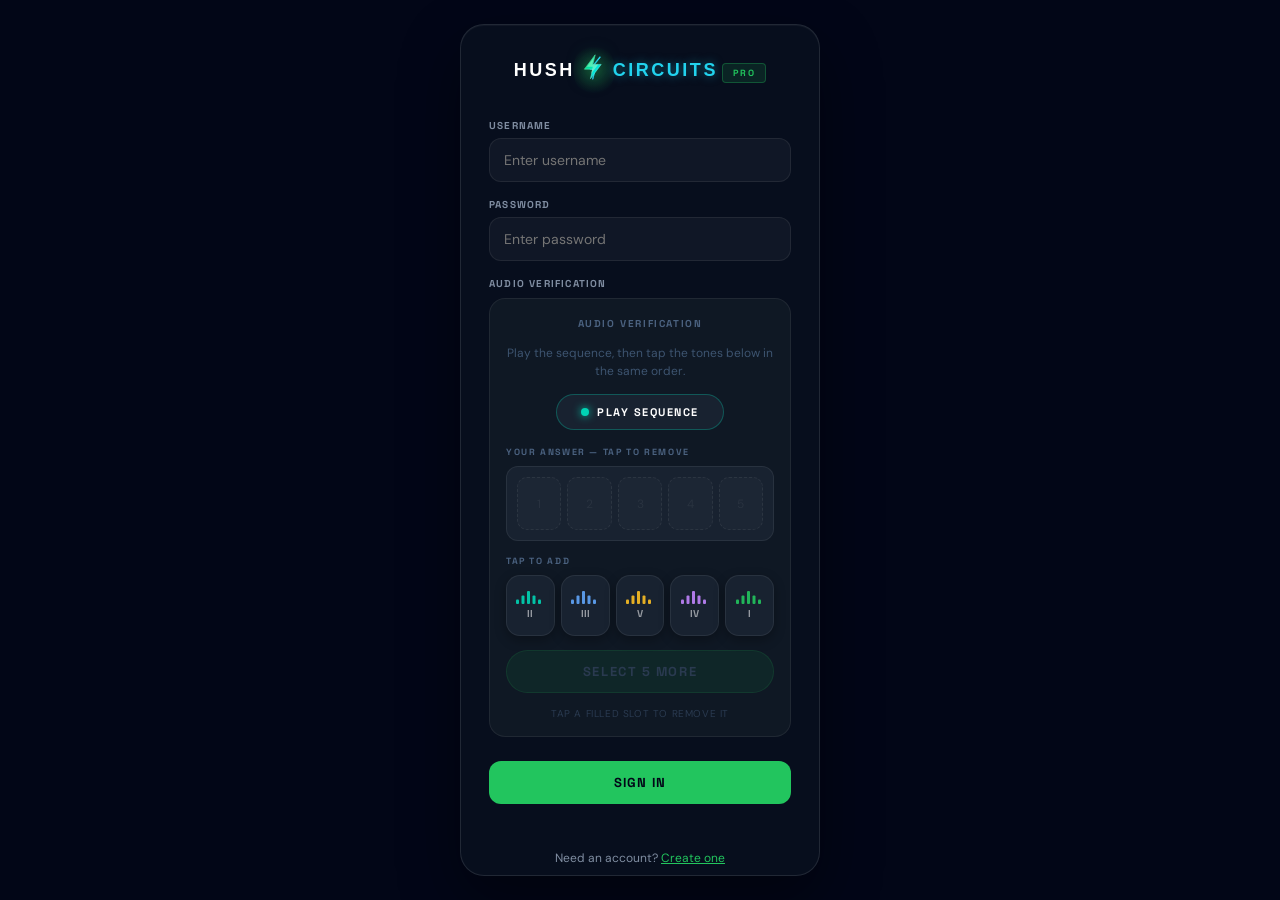
<file: frontend/index.html>
<!DOCTYPE html>
<html lang="en">
<head>
  <meta charset="UTF-8" />
  <meta http-equiv="Cache-Control" content="no-cache, no-store, must-revalidate" />
  <meta http-equiv="Pragma" content="no-cache" />
  <meta http-equiv="Expires" content="0" />
  <meta name="viewport" content="width=device-width, initial-scale=1.0, viewport-fit=cover, user-scalable=no" />
  <meta name="theme-color" content="#020617" />
  <title>hushcircuits pro</title>
  <link rel="preconnect" href="https://fonts.googleapis.com" />
  <link rel="preconnect" href="https://fonts.gstatic.com" crossorigin />
  <link href="https://fonts.googleapis.com/css2?family=DM+Sans:wght@400;500;600;700&family=Space+Grotesk:wght@500;600;700&display=swap" rel="stylesheet" />
  <style>
    :root {
      --bg: #020617; --panel: rgba(10,18,32,0.72); --panel-strong: rgba(12,22,38,0.92);
      --panel-soft: rgba(255,255,255,0.035); --border: rgba(255,255,255,0.105);
      --border-soft: rgba(255,255,255,0.075); --green: #22C55E;
      --green-soft: rgba(34,197,94,0.16); --green-mid: rgba(34,197,94,0.34);
      --text: rgba(248,250,252,0.96); --muted: rgba(148,163,184,0.86);
      --dim: rgba(100,116,139,0.82); --red: #EF4444; --amber: #F59E0B;
      --nav-h: 64px;
    }
    * { box-sizing: border-box; -webkit-tap-highlight-color: transparent; }
    html, body { width: 100%; height: 100%; margin: 0; overflow: hidden; background: var(--bg); color: var(--text); font-family: "DM Sans", system-ui, -apple-system, sans-serif; }
    body { position: fixed; inset: 0; user-select: none; -webkit-user-select: none; touch-action: manipulation; }
    body::before { content: ""; position: fixed; inset: 0; pointer-events: none; background: radial-gradient(circle at 50% -10%, rgba(34,197,94,0.105), transparent 34%), radial-gradient(circle at 18% 20%, rgba(255,255,255,0.035), transparent 28%), linear-gradient(180deg, rgba(255,255,255,0.015), transparent 44%); opacity: 0.95; z-index: 0; }
    body::after { content: ""; position: fixed; inset: 0; pointer-events: none; opacity: 0.04; background-image: linear-gradient(rgba(255,255,255,0.7) 1px, transparent 1px), linear-gradient(90deg, rgba(255,255,255,0.7) 1px, transparent 1px); background-size: 42px 42px; mask-image: linear-gradient(to bottom, black, transparent 78%); z-index: 0; }

    .app { position: relative; z-index: 1; width: 100%; max-width: 520px; height: 100dvh; margin: 0 auto; display: flex; flex-direction: column; overflow: hidden; background: linear-gradient(180deg, rgba(255,255,255,0.018), transparent 26%), transparent; box-shadow: 0 0 0 1px rgba(255,255,255,0.025), 0 36px 90px rgba(0,0,0,0.52); }

    /* ── Tab Pages ── */
    .tab-page { display: none; flex: 1; overflow-y: auto; padding: 8px 14px 60px; box-sizing: border-box; }
    .tab-page.active { display: flex; flex-direction: column; gap: 10px; }
    .tab-page-title { font-family: "Space Grotesk", sans-serif; font-size: 13px; font-weight: 700; letter-spacing: 0.14em; color: rgba(248,250,252,0.88); margin: 0 0 2px 0; flex-shrink: 0; }

    /* ── Cards (shared) ── */
    .card { border: 1px solid var(--border); border-radius: 20px; background: linear-gradient(180deg, rgba(255,255,255,0.045), rgba(255,255,255,0.018)), var(--panel); box-shadow: 0 14px 32px rgba(0,0,0,0.18), inset 0 1px 0 rgba(255,255,255,0.04); backdrop-filter: blur(14px); padding: 16px; flex-shrink: 0; }
    .card-header { display: flex; align-items: center; justify-content: space-between; margin-bottom: 12px; }
    .card-label { font-family: "Space Grotesk", sans-serif; font-size: 10px; font-weight: 700; letter-spacing: 0.14em; color: var(--muted); text-transform: uppercase; }
    .card-value { font-family: "Space Grotesk", sans-serif; font-size: 26px; font-weight: 700; letter-spacing: -0.02em; color: var(--text); }
    .card-sub { font-size: 11px; color: var(--dim); margin-top: 2px; }

    /* ── Bottom Nav ── */
    .bottom-nav { flex-shrink: 0; height: var(--nav-h); display: flex; align-items: center; justify-content: space-around; padding: 0 8px calc(env(safe-area-inset-bottom, 0px) + 4px); border-top: 1px solid rgba(255,255,255,0.06); background: rgba(4,10,22,0.92); backdrop-filter: blur(20px); z-index: 10; }
    .nav-btn { display: flex; flex-direction: column; align-items: center; justify-content: center; gap: 4px; padding: 6px 10px; border-radius: 14px; border: none; background: transparent; color: var(--dim); cursor: pointer; transition: color 180ms ease, background 180ms ease; min-width: 56px; position: relative; }
    .nav-btn svg { width: 22px; height: 22px; transition: transform 180ms ease; }
    .nav-btn span { font-family: "Space Grotesk", sans-serif; font-size: 9px; font-weight: 700; letter-spacing: 0.1em; }
    .nav-btn.active { color: var(--green); background: rgba(34,197,94,0.08); }
    .nav-btn.active::before { content: ""; position: absolute; top: 0; left: 50%; transform: translateX(-50%); width: 24px; height: 2px; border-radius: 0 0 2px 2px; background: var(--green); }
    .nav-btn:active { background: rgba(34,197,94,0.06); }

    /* ── Dialer tab (compact for nav space) ── */
    #tab-dialer { padding-bottom: 14px; padding-top: 8px; }
    #tab-dialer .header { height: 36px; flex-shrink: 0; display: flex; align-items: center; justify-content: space-between; padding: 0 4px; box-sizing: border-box; }
    .brand { display: inline-flex; align-items: center; gap: 5px; }
    .hush-word, .circuits-word { font-family: "Orbitron", sans-serif; font-size: 12px; font-weight: 700; letter-spacing: 0.12em; color: #fff; }
    .circuits-word { color: #22D3EE; text-shadow: 0 0 8px rgba(34,211,238,0.5); }

    /* ── Status Bar ── */
    .status-bar { flex-shrink: 0; border: 1px solid var(--border-soft); border-radius: 12px; background: rgba(10,18,32,0.55); backdrop-filter: blur(8px); padding: 6px 12px; display: flex; align-items: center; gap: 8px; font-size: 11px; margin-top: 4px; margin-bottom: 8px; height: 30px; }
    .status-dot { width: 8px; height: 8px; border-radius: 50%; flex-shrink: 0; }
    .status-dot.online { background: #22C55E; box-shadow: 0 0 8px rgba(34,197,94,0.6); animation: dotPulse 2s ease-in-out infinite; }
    .status-dot.offline { background: #EF4444; box-shadow: 0 0 6px rgba(239,68,68,0.4); }
    .status-dot.connecting { background: #F59E0B; box-shadow: 0 0 8px rgba(245,158,11,0.5); animation: dotPulse 1s ease-in-out infinite; }
    @keyframes dotPulse { 0%,100% { opacity: 1; } 50% { opacity: 0.4; } }
    .status-label { font-family: 'Space Grotesk', sans-serif; font-weight: 600; letter-spacing: 0.06em; font-size: 10px; text-transform: uppercase; white-space: nowrap; }
    .status-label.online { color: #22C55E; }
    .status-label.offline { color: #EF4444; }
    .status-label.connecting { color: #F59E0B; }
    .status-user { color: var(--text); font-weight: 600; font-size: 11px; white-space: nowrap; overflow: hidden; text-overflow: ellipsis; max-width: 110px; }
    .status-badge { display: inline-block; padding: 2px 7px; border-radius: 6px; font-family: 'Space Grotesk', sans-serif; font-size: 9px; font-weight: 700; letter-spacing: 0.08em; white-space: nowrap; }
    .status-badge.admin { background: rgba(34,197,94,0.15); color: #22C55E; border: 1px solid rgba(34,197,94,0.3); }
    .status-badge.vip { background: rgba(245,158,11,0.12); color: #F59E0B; border: 1px solid rgba(245,158,11,0.25); }
    .status-right { margin-left: auto; display: flex; align-items: center; gap: 6px; flex-shrink: 0; }
    .status-tokens { color: var(--muted); font-size: 10px; font-weight: 500; white-space: nowrap; }
    .status-balance { margin-left: auto; color: #22C55E; font-family: 'Space Grotesk', sans-serif; font-size: 12px; font-weight: 700; white-space: nowrap; flex-shrink: 0; }
    .status-balance.infinite { font-size: 16px; }
    .bolt-wrap { position: relative; display: inline-flex; align-items: flex-end; justify-content: center; padding-bottom: 4px; }
    .bolt-glow-ring { position: absolute; inset: -4px; border-radius: 50%; background: radial-gradient(circle, rgba(34,197,94,0.3), transparent 70%); animation: boltGlow 1.5s ease-in-out infinite; }
    .bolt-svg { width: 18px; height: 22px; position: relative; z-index: 1; filter: drop-shadow(0 0 6px rgba(34,197,94,0.5)); animation: boltSurge 1.5s ease-in-out infinite; }
    .bolt-arc { animation: arcFlash 2s ease-in-out infinite; }
    .brand-pro { font-size: 8px; font-weight: 700; letter-spacing: 0.2em; color: var(--green); background: rgba(34,197,94,0.1); border: 1px solid rgba(34,197,94,0.25); border-radius: 4px; padding: 1px 5px; margin-left: 4px; vertical-align: middle; font-family: "Space Grotesk", sans-serif; }
    @keyframes boltGlow { 0%,100% { opacity: 0.4; transform: scale(0.9); } 50% { opacity: 0.9; transform: scale(1.2); } }
    @keyframes boltSurge { 0%,100% { filter: drop-shadow(0 0 4px rgba(34,197,94,0.4)); } 50% { filter: drop-shadow(0 0 12px rgba(34,211,238,0.8)); } }
    @keyframes arcFlash { 0%,100% { opacity: 0; } 30% { opacity: 1; } 70% { opacity: 0.5; } }
    
    .settings { width: 34px; height: 34px; border: 1px solid var(--border-soft); border-radius: 12px; color: rgba(148,163,184,0.85); background: rgba(255,255,255,0.03); display: grid; place-items: center; cursor: pointer; }
    .settings:active { border-color: rgba(34,197,94,0.45); background: rgba(34,197,94,0.08); }
    .display-stack { flex-shrink: 0; display: flex; flex-direction: column; gap: 10px; }
    .display-card { position: relative; width: 100%; border: 1px solid var(--border); border-radius: 20px; background: linear-gradient(180deg, rgba(255,255,255,0.055), rgba(255,255,255,0.022)), var(--panel); box-shadow: 0 14px 28px rgba(0,0,0,0.2), inset 0 1px 0 rgba(255,255,255,0.05); backdrop-filter: blur(14px); overflow: hidden; cursor: pointer; transition: border-color 180ms ease, box-shadow 180ms ease; }
    .display-card::before { content: ""; position: absolute; inset: 0; pointer-events: none; background: linear-gradient(90deg, transparent, rgba(34,197,94,0.055), transparent); transform: translateX(-120%); opacity: 0; }
    .display-card.active { border-color: rgba(34,197,94,0.7); box-shadow: 0 0 0 1px rgba(34,197,94,0.1), 0 0 24px rgba(34,197,94,0.1), 0 14px 32px rgba(0,0,0,0.26), inset 0 1px 0 rgba(255,255,255,0.06); animation: fieldPulse 2.35s ease-in-out infinite; }
    .display-card.active::before { opacity: 1; animation: scanLine 2.4s ease-in-out infinite; }
    .display-card.cid { min-height: 68px; padding: 10px 14px 9px; }
    .display-card.destination { min-height: 68px; padding: 10px 14px 9px; }
    .display-topline { z-index: 1; display: flex; align-items: center; justify-content: space-between; margin-bottom: 6px; }
    .label { font-family: "Space Grotesk", sans-serif; font-size: 9px; font-weight: 700; letter-spacing: 0.16em; color: rgba(148,163,184,0.8); }
    .active-tag { height: 16px; padding: 0 7px; border-radius: 99px; display: inline-flex; align-items: center; font-family: "Space Grotesk", sans-serif; font-size: 8px; font-weight: 700; letter-spacing: 0.12em; color: var(--green); background: rgba(34,197,94,0.09); border: 1px solid rgba(34,197,94,0.14); opacity: 0; transform: translateY(-2px); transition: opacity 160ms ease, transform 160ms ease; }
    .display-card.active .active-tag { opacity: 1; transform: translateY(0); }
    .number { z-index: 1; width: 100%; white-space: nowrap; overflow: hidden; text-overflow: ellipsis; font-family: "Space Grotesk", sans-serif; font-weight: 600; line-height: 1.05; color: rgba(248,250,252,0.97); }
    .cid .number { font-size: clamp(17px, 4.8vw, 21px); }
    .destination .number { font-size: clamp(26px, 7.5vw, 34px); letter-spacing: -0.03em; }
    .number.empty { color: rgba(100,116,139,0.75); }
    .cnam { z-index: 1; margin-top: 4px; height: 13px; overflow: hidden; font-family: "Space Grotesk", sans-serif; font-size: 9px; font-weight: 700; letter-spacing: 0.14em; color: rgba(148,163,184,0.75); text-transform: uppercase; }
    .cnam.scanning { color: var(--green); }
    .cnam.resolved { color: rgba(203,213,225,0.85); }
    .cnam.glitch { animation: glitchFlash 230ms steps(2, end); }
    .keypad-wrap { flex: 1; min-height: 0; max-height: 58%; display: flex; align-items: flex-end; justify-content: center; padding-bottom: 16px; }
    .keypad { width: min(100%, 340px); display: grid; grid-template-columns: repeat(3, 1fr); gap: 7px; }
    button { appearance: none; border: 0; font: inherit; color: inherit; cursor: pointer; touch-action: manipulation; background: none; }
    .dial-key { height: clamp(48px, 7dvh, 56px); border-radius: 20px; border: 1px solid var(--border-soft); background: radial-gradient(circle at 50% 0%, rgba(255,255,255,0.07), transparent 60%), linear-gradient(180deg, rgba(255,255,255,0.05), rgba(255,255,255,0.02)), rgba(8,15,28,0.8); box-shadow: 0 10px 22px rgba(0,0,0,0.2), inset 0 1px 0 rgba(255,255,255,0.05); display: flex; flex-direction: column; align-items: center; justify-content: center; gap: 2px; transition: transform 120ms ease, border-color 150ms ease, box-shadow 150ms ease; }
    .dial-key:active { transform: scale(0.94); border-color: rgba(34,197,94,0.42); box-shadow: 0 0 0 1px rgba(34,197,94,0.1), 0 0 20px rgba(34,197,94,0.16), inset 0 1px 0 rgba(255,255,255,0.05); }
    .digit { font-family: "Space Grotesk", sans-serif; font-size: clamp(24px, 6.2vw, 30px); line-height: 1; font-weight: 600; letter-spacing: -0.03em; color: rgba(248,250,252,0.95); }
    .letters { height: 10px; font-size: 8px; font-weight: 700; letter-spacing: 0.2em; color: rgba(100,116,139,0.8); }
    .actions { flex-shrink: 0; height: 52px; display: grid; grid-template-columns: 1fr 68px 1fr; align-items: center; gap: 12px; }
    .utility { height: 44px; border-radius: 16px; border: 1px solid var(--border-soft); background: linear-gradient(180deg, rgba(255,255,255,0.05), rgba(255,255,255,0.02)), rgba(8,15,28,0.8); box-shadow: 0 10px 20px rgba(0,0,0,0.2), inset 0 1px 0 rgba(255,255,255,0.04); color: rgba(203,213,225,0.85); font-family: "Space Grotesk", sans-serif; font-size: 10px; font-weight: 700; letter-spacing: 0.1em; display: inline-flex; align-items: center; justify-content: center; gap: 6px; transition: transform 120ms ease, border-color 150ms ease; }
    .utility:active { transform: scale(0.94); border-color: rgba(34,197,94,0.35); }
    .call { width: 64px; height: 64px; border-radius: 50%; color: #021107; background: radial-gradient(circle at 42% 18%, rgba(255,255,255,0.32), transparent 34%), linear-gradient(180deg, #2ee36d, var(--green)); box-shadow: 0 14px 30px rgba(34,197,94,0.22), 0 0 0 7px rgba(34,197,94,0.05), inset 0 1px 0 rgba(255,255,255,0.22); display: grid; place-items: center; transition: transform 120ms ease, box-shadow 150ms ease; }
    .call:active { transform: scale(0.94); box-shadow: 0 12px 26px rgba(34,197,94,0.24), 0 0 0 8px rgba(34,197,94,0.06), 0 0 24px rgba(34,197,94,0.22), inset 0 1px 0 rgba(255,255,255,0.22); }
    .call svg { width: 26px; height: 26px; transform: translateY(1px); pointer-events: none; }

    /* ── Wallet Tab ── */
    .balance-ring { width: 120px; height: 120px; margin: 0 auto; position: relative; }
    .balance-ring svg { transform: rotate(-90deg); }
    .balance-ring .bg { fill: none; stroke: rgba(255,255,255,0.06); stroke-width: 8; }
    .balance-ring .fill { fill: none; stroke: var(--green); stroke-width: 8; stroke-linecap: round; transition: stroke-dashoffset 800ms ease; }
    .balance-center { position: absolute; inset: 0; display: flex; flex-direction: column; align-items: center; justify-content: center; }
    .balance-amount { font-family: "Space Grotesk", sans-serif; font-size: 22px; font-weight: 700; color: var(--text); }
    .balance-label { font-size: 9px; color: var(--dim); letter-spacing: 0.1em; text-transform: uppercase; margin-top: 2px; }
    .wallet-actions { display: grid; grid-template-columns: 1fr; gap: 10px; }
    .wallet-btn { padding: 14px; border-radius: 16px; border: 1px solid var(--border-soft); background: linear-gradient(180deg, rgba(255,255,255,0.05), rgba(255,255,255,0.02)), rgba(8,15,28,0.78); color: var(--text); font-family: "Space Grotesk", sans-serif; font-size: 11px; font-weight: 700; letter-spacing: 0.1em; text-align: center; transition: border-color 150ms ease; }
    .wallet-btn:active { border-color: rgba(34,197,94,0.4); }
    .wallet-btn.primary { border-color: rgba(34,197,94,0.3); color: var(--green); }
    .tx-row { display: flex; align-items: center; justify-content: space-between; padding: 10px 0; border-bottom: 1px solid rgba(255,255,255,0.04); }
    .tx-row:last-child { border-bottom: none; }
    .tx-type { font-size: 12px; font-weight: 600; }
    .tx-amount { font-family: "Space Grotesk", sans-serif; font-size: 13px; font-weight: 700; }
    .tx-amount.in { color: var(--green); }
    .tx-amount.out { color: var(--muted); }
    .tx-date { font-size: 10px; color: var(--dim); }

    /* ── Stats Tab ── */
    .stat-grid { display: grid; grid-template-columns: 1fr 1fr; gap: 10px; }
    .stat-card { border: 1px solid var(--border); border-radius: 18px; background: linear-gradient(180deg, rgba(255,255,255,0.04), rgba(255,255,255,0.015)), var(--panel); padding: 14px; text-align: center; }
    .stat-num { font-family: "Space Grotesk", sans-serif; font-size: 28px; font-weight: 700; color: var(--green); }
    .stat-num.counting { animation: countUp 1.2s ease-out; }
    .stat-label { font-size: 10px; color: var(--dim); letter-spacing: 0.1em; text-transform: uppercase; margin-top: 4px; }
    .chart-bar-wrap { display: flex; align-items: flex-end; gap: 6px; height: 100px; padding: 0 4px; }
    .chart-bar-col { flex: 1; display: flex; flex-direction: column; align-items: center; gap: 4px; height: 100%; justify-content: flex-end; }
    .chart-bar { width: 100%; max-width: 32px; border-radius: 6px 6px 0 0; background: linear-gradient(180deg, var(--green), rgba(34,197,94,0.3)); transition: height 600ms ease; min-height: 4px; }
    .chart-bar-label { font-size: 8px; color: var(--dim); letter-spacing: 0.06em; }
    .call-log-row { display: grid; grid-template-columns: 1fr 1fr 70px 60px; align-items: center; padding: 10px 0; border-bottom: 1px solid rgba(255,255,255,0.04); font-size: 11px; gap: 4px; }
    .call-log-row.header { color: var(--dim); font-size: 9px; letter-spacing: 0.08em; text-transform: uppercase; padding: 6px 0; border-bottom: 1px solid rgba(255,255,255,0.08); }
    
    
    
    .brand-circuits { font-weight: 400; letter-spacing: 0.06em; color: #fff; position: relative; }
    
    
    
    .call-log-cid { font-family: "Space Grotesk", sans-serif; font-weight: 600; font-size: 12px; color: rgba(34,197,94,0.9); }
    .call-log-dest { font-family: "Space Grotesk", sans-serif; }
    .call-log-cost { font-family: "Space Grotesk", sans-serif; font-weight: 600; text-align: right; }
    .call-log-time { color: var(--dim); text-align: right; font-size: 10px; }

    /* ── Admin Tab ── */
    .admin-user-row { display: grid; grid-template-columns: 1fr auto auto; align-items: center; padding: 10px 0; border-bottom: 1px solid rgba(255,255,255,0.04); gap: 10px; }
    .admin-username { font-family: "Space Grotesk", sans-serif; font-size: 13px; font-weight: 600; }
    .admin-email { font-size: 10px; color: var(--dim); }
    .admin-badges { display: flex; gap: 4px; flex-wrap: wrap; }
    .admin-badge { padding: 2px 7px; border-radius: 99px; font-family: "Space Grotesk", sans-serif; font-size: 8px; font-weight: 700; letter-spacing: 0.08em; }
    .admin-badge.admin { background: rgba(34,197,94,0.12); color: var(--green); border: 1px solid rgba(34,197,94,0.2); }
    .admin-badge.vip { background: rgba(245,158,11,0.12); color: var(--amber); border: 1px solid rgba(245,158,11,0.2); }
    .admin-badge.banned { background: rgba(239,68,68,0.12); color: var(--red); border: 1px solid rgba(239,68,68,0.2); }
    .admin-badge.suspended { background: rgba(239,68,68,0.08); color: rgba(239,68,68,0.7); border: 1px solid rgba(239,68,68,0.12); }
    .admin-actions { display: flex; gap: 4px; }
    .admin-btn { width: 28px; height: 28px; border-radius: 8px; border: 1px solid var(--border-soft); background: rgba(255,255,255,0.03); color: var(--muted); display: grid; place-items: center; font-size: 12px; transition: border-color 150ms ease; }
    .admin-btn:active { border-color: rgba(34,197,94,0.4); }
    .admin-btn.danger:active { border-color: rgba(239,68,68,0.4); }
    .toggle-switch { width: 38px; height: 20px; border-radius: 99px; background: rgba(255,255,255,0.1); position: relative; cursor: pointer; transition: background 180ms ease; border: none; padding: 0; }
    .toggle-switch.on { background: var(--green); }
    .toggle-switch::after { content: ""; width: 16px; height: 16px; border-radius: 50%; background: white; position: absolute; top: 2px; left: 2px; transition: transform 180ms ease; }
    .toggle-switch.on::after { transform: translateX(18px); }

    /* ── Settings overlay ── */
    .settings-panel { position: fixed; inset: 0; z-index: 100; background: rgba(2,6,23,0.94); backdrop-filter: blur(24px); display: flex; flex-direction: column; align-items: center; justify-content: center; opacity: 0; pointer-events: none; transition: opacity 220ms ease; }
    .settings-panel.open { opacity: 1; pointer-events: auto; }
    .settings-inner { width: min(340px, 88vw); display: flex; flex-direction: column; gap: 16px; }
    .settings-inner h2 { font-family: "Space Grotesk", sans-serif; font-size: 14px; font-weight: 700; letter-spacing: 0.16em; color: rgba(248,250,252,0.9); margin: 0; }
    .settings-field { display: flex; flex-direction: column; gap: 4px; }
    .settings-field label { font-family: "Space Grotesk", sans-serif; font-size: 10px; font-weight: 700; letter-spacing: 0.12em; color: rgba(148,163,184,0.78); }
    .settings-field input { width: 100%; padding: 12px 14px; border-radius: 14px; border: 1px solid var(--border); background: var(--panel-strong); color: var(--text); font-family: "Space Grotesk", sans-serif; font-size: 15px; font-weight: 600; outline: none; }
    .settings-field input:focus { border-color: rgba(34,197,94,0.55); }
    .settings-btn { width: 100%; padding: 13px; border-radius: 14px; border: 1px solid var(--border-soft); background: linear-gradient(180deg, rgba(255,255,255,0.05), rgba(255,255,255,0.02)), rgba(8,15,28,0.78); color: rgba(203,213,225,0.85); font-family: "Space Grotesk", sans-serif; font-size: 11px; font-weight: 700; letter-spacing: 0.1em; cursor: pointer; }
    .settings-btn.green { border-color: rgba(34,197,94,0.28); color: var(--green); }
    .settings-btn.danger { border-color: rgba(239,68,68,0.18); color: rgba(239,68,68,0.8); }

    /* ── Toast ── */
    .toast { position: fixed; bottom: calc(var(--nav-h) + 20px + env(safe-area-inset-bottom, 0px)); left: 50%; transform: translateX(-50%) translateY(10px); padding: 9px 14px; border-radius: 999px; border: 1px solid rgba(34,197,94,0.2); background: rgba(4,12,22,0.9); box-shadow: 0 14px 30px rgba(0,0,0,0.35); backdrop-filter: blur(14px); color: rgba(220,252,231,0.92); font-family: "Space Grotesk", sans-serif; font-size: 10px; font-weight: 700; letter-spacing: 0.12em; white-space: nowrap; opacity: 0; pointer-events: none; transition: opacity 180ms ease, transform 180ms ease; z-index: 200; }
    .toast.show { opacity: 1; transform: translateX(-50%) translateY(0); }
    .pressed { animation: keyPress 185ms ease-out; }

    /* ── Animations ── */
    @keyframes fieldPulse { 0%,100% { box-shadow: 0 0 0 1px rgba(34,197,94,0.08), 0 0 20px rgba(34,197,94,0.08), 0 14px 32px rgba(0,0,0,0.26), inset 0 1px 0 rgba(255,255,255,0.06); } 50% { box-shadow: 0 0 0 1px rgba(34,197,94,0.16), 0 0 28px rgba(34,197,94,0.14), 0 14px 32px rgba(0,0,0,0.26), inset 0 1px 0 rgba(255,255,255,0.06); } }
    @keyframes scanLine { 0% { transform: translateX(-125%); } 48%,100% { transform: translateX(125%); } }
    @keyframes keyPress { 0% { transform: scale(1); } 42% { transform: scale(0.94); } 100% { transform: scale(1); } }
    @keyframes glitchFlash { 0% { transform: translateX(0); text-shadow: none; opacity: 1; } 20% { transform: translateX(-1px); text-shadow: 2px 0 rgba(239,68,68,0.5), -2px 0 rgba(34,211,238,0.4); } 45% { transform: translateX(1px); text-shadow: -2px 0 rgba(239,68,68,0.44), 2px 0 rgba(34,211,238,0.36); opacity: 0.86; } 70% { transform: translateX(-0.5px); text-shadow: 1px 0 rgba(239,68,68,0.33), -1px 0 rgba(34,211,238,0.28); } 100% { transform: translateX(0); text-shadow: none; opacity: 1; } }
    @keyframes countUp { 0% { opacity: 0; transform: translateY(8px); } 100% { opacity: 1; transform: translateY(0); } }
    @keyframes shimmer { 0% { background-position: -200% 0; } 100% { background-position: 200% 0; } }
    .skeleton { background: linear-gradient(90deg, rgba(255,255,255,0.03) 25%, rgba(255,255,255,0.06) 50%, rgba(255,255,255,0.03) 75%); background-size: 200% 100%; animation: shimmer 1.5s infinite; border-radius: 8px; }

    /* ── Payment Modal ── */
    .payment-overlay { position: fixed; inset: 0; background: rgba(2,6,23,0.92); z-index: 1000; display: none; align-items: center; justify-content: center; backdrop-filter: blur(4px); }
    .payment-overlay.open { display: flex; }
    .payment-modal { background: var(--panel); border: 1px solid var(--border); border-radius: 20px; padding: 24px 20px; width: calc(100vw - 32px); max-width: 380px; max-height: 90dvh; overflow-y: auto; position: relative; animation: modalIn 0.3s ease; }
    @keyframes modalIn { from { opacity: 0; transform: scale(0.92) translateY(12px); } to { opacity: 1; transform: scale(1) translateY(0); } }
    @keyframes qrReveal { from { opacity: 0; transform: scale(0.8); } to { opacity: 1; transform: scale(1); } }
    @keyframes statusPulse { 0%,100% { opacity: 1; } 50% { opacity: 0.5; } }
    @keyframes paymentSuccess { 0% { transform: scale(1); } 50% { transform: scale(1.05); } 100% { transform: scale(1); } }
    @keyframes glowPulse { 0%,100% { box-shadow: 0 0 20px rgba(34,197,94,0.3); } 50% { box-shadow: 0 0 40px rgba(34,197,94,0.6); } }
    .payment-qr-wrap canvas, .payment-qr-wrap img { animation: qrReveal 0.5s ease-out; }
    .payment-status { animation: statusPulse 2s ease-in-out infinite; }
    .payment-status.done { animation: paymentSuccess 0.6s ease-out; color: #22C55E !important; }
    .payment-modal { transition: border-color 0.3s ease, box-shadow 0.3s ease; }
    .payment-modal.has-payment { border-color: rgba(34,197,94,0.3); animation: glowPulse 3s ease-in-out infinite; }
    .payment-close { position: absolute; top: 12px; right: 16px; z-index: 2; background: none; border: none; color: var(--muted); font-size: 22px; cursor: pointer; width: 32px; height: 32px; display: grid; place-items: center; border-radius: 50%; }
    .payment-close:hover { background: rgba(255,255,255,0.06); color: var(--text); }
    .payment-title { font-family: "Space Grotesk", sans-serif; font-size: 18px; font-weight: 700; margin-bottom: 4px; }
    .payment-subtitle { font-size: 11px; color: var(--dim); margin-bottom: 16px; }
    .payment-amount-row { display: flex; gap: 8px; margin-bottom: 12px; }
    .payment-amt-btn { flex: 1; padding: 2px 8px; border-radius: 12px; border: 1px solid var(--border); background: rgba(255,255,255,0.03); color: var(--text); font-family: "Space Grotesk", sans-serif; font-size: 13px; font-weight: 600; cursor: pointer; transition: all 150ms ease; }
    .payment-amt-btn.selected { border-color: var(--green); background: rgba(34,197,94,0.1); color: var(--green); }
    .payment-currency-row { display: flex; gap: 8px; margin-bottom: 16px; }
    .payment-curr-btn { flex: 1; padding: 8px; border-radius: 10px; border: 1px solid var(--border); background: transparent; color: var(--muted); font-size: 11px; font-weight: 600; cursor: pointer; transition: all 150ms ease; text-transform: uppercase; letter-spacing: 0.05em; }
    .payment-curr-btn.selected { border-color: var(--green); color: var(--green); background: rgba(34,197,94,0.08); }
    .payment-qr-wrap { text-align: center; margin: 16px 0; padding: 16px; background: white; border-radius: 16px; }
    .payment-qr-wrap canvas, .payment-qr-wrap img { display: block; margin: 0 auto; max-width: 180px; }
    .payment-address { background: rgba(0,0,0,0.4); border: 1px solid var(--border); border-radius: 10px; padding: 10px 12px; font-family: monospace; font-size: 10px; color: var(--muted); word-break: break-all; margin-bottom: 8px; position: relative; cursor: pointer; }
    .payment-address:active { border-color: var(--green); }
    .payment-copy-hint { font-size: 9px; color: var(--dim); text-align: center; margin-bottom: 8px; }
    .payment-amount-crypto { text-align: center; font-family: "Space Grotesk", sans-serif; font-size: 16px; font-weight: 700; color: var(--green); margin: 8px 0; }
    .payment-amount-crypto span { font-size: 11px; color: var(--muted); font-weight: 400; }
    .payment-link { display: block; text-align: center; font-size: 10px; color: var(--green); text-decoration: underline; margin: 12px 0; cursor: pointer; }
    .payment-status { text-align: center; font-size: 11px; color: var(--amber); padding: 8px; }
    .payment-status.done { color: var(--green); }
    .payment-create-btn { display: block; width: 100%; padding: 12px; border-radius: 14px; border: 1px solid var(--green); background: rgba(34,197,94,0.15); color: var(--green); font-family: "Space Grotesk", sans-serif; font-size: 14px; font-weight: 700; cursor: pointer; margin-top: 12px; transition: all 150ms ease; }
    .payment-create-btn:active { background: rgba(34,197,94,0.3); }
    .payment-create-btn:disabled { opacity: 0.4; cursor: default; }
    .vip-modal { border-color: rgba(245,158,11,0.3); }
    .vip-features { display: grid; grid-template-columns: 1fr 1fr; gap: 6px; margin: 12px 0; }
    .vip-feat { padding: 8px 12px; border-radius: 8px; border: 1px solid var(--border-soft); background: rgba(255,255,255,0.02); font-size: 10px; color: var(--muted); text-align: center; }
    .vip-price-tag { text-align: center; font-family: "Space Grotesk", sans-serif; font-size: 28px; font-weight: 700; color: var(--amber); margin: 8px 0; }
    .no-tokens-banner { background: rgba(239,68,68,0.08); border: 1px solid rgba(239,68,68,0.2); border-radius: 10px; padding: 10px 14px; margin: 8px 0; text-align: center; }
    .no-tokens-banner .msg { font-size: 12px; color: var(--red); font-weight: 600; }
    .no-tokens-banner .action { font-size: 10px; color: var(--muted); margin-top: 2px; }

    /* ── Auth Screens ── */
    .auth-screen { display: none; position: fixed; inset: 0; z-index: 100; background: var(--bg); flex-direction: column; align-items: center; justify-content: center; padding: 24px; }
    .auth-screen.active { display: flex; }
    .auth-card { width: 100%; max-width: 360px; max-height: 100%; overflow-y: auto; border: 1px solid var(--border); border-radius: 24px; background: var(--panel); backdrop-filter: blur(20px); padding: 32px 28px 28px; box-shadow: 0 24px 60px rgba(0,0,0,0.4), inset 0 1px 0 rgba(255,255,255,0.04); -webkit-overflow-scrolling: touch; }
    .auth-logo { text-align: center; margin-bottom: 28px; }
    .auth-brand { display: inline-flex; align-items: center; justify-content: center; gap: 10px; margin-bottom: 8px; }
    .auth-hush-word, .auth-circuits-word { font-family: "Orbitron", sans-serif; font-size: 18px; font-weight: 700; letter-spacing: 0.14em; color: #fff; display: inline-block; }
    .auth-circuits-word { color: #22D3EE; text-shadow: 0 0 10px rgba(34,211,238,0.5); }
    .auth-bolt { transform: scale(1.6); flex-shrink: 0; }
    .auth-pro-badge { display: inline-block; padding: 3px 10px; border-radius: 4px; background: rgba(34,197,94,0.12); border: 1px solid rgba(34,197,94,0.3); color: var(--green); font-family: "Space Grotesk", sans-serif; font-size: 9px; font-weight: 800; letter-spacing: 0.2em; text-transform: uppercase; }
    .pro-badge { display: inline-block; margin-left: 6px; padding: 2px 8px; border-radius: 4px; background: linear-gradient(135deg, #22C55E, #00E5A0); color: #000; font-family: "Space Grotesk", sans-serif; font-size: 8px; font-weight: 800; letter-spacing: 0.15em; vertical-align: middle; position: relative; top: -1px; animation: proPulse 2s ease-in-out infinite; }
    @keyframes proPulse { 0%, 100% { opacity: 1; } 50% { opacity: 0.7; } }
    .auth-field { margin-bottom: 16px; }
    .auth-field label { display: block; font-family: 'Space Grotesk', sans-serif; font-size: 10px; font-weight: 700; letter-spacing: 0.12em; color: var(--muted); margin-bottom: 6px; text-transform: uppercase; }
    .auth-field input { width: 100%; padding: 12px 14px; background: rgba(255,255,255,0.04); border: 1px solid var(--border-soft); border-radius: 12px; color: var(--text); font-family: 'DM Sans', sans-serif; font-size: 14px; outline: none; transition: border-color 180ms; }
    .auth-field input:focus { border-color: var(--green); box-shadow: 0 0 0 3px rgba(34,197,94,0.08); }
    .auth-btn { width: 100%; padding: 13px; border: none; border-radius: 12px; font-family: 'Space Grotesk', sans-serif; font-size: 13px; font-weight: 700; letter-spacing: 0.08em; cursor: pointer; transition: all 180ms; margin-top: 8px; }
    .auth-btn.primary { background: var(--green); color: #020617; }
    .auth-btn.primary:active { background: #16a34a; transform: scale(0.98); }
    .auth-btn.secondary { background: transparent; border: 1px solid var(--border); color: var(--text); margin-top: 10px; }
    .auth-error { text-align: center; color: var(--red); font-size: 12px; margin-top: 10px; min-height: 18px; }
    .auth-switch { text-align: center; margin-top: 18px; font-size: 12px; color: var(--muted); }
    .auth-switch a { color: var(--green); cursor: pointer; text-decoration: underline; }
    .auth-switch a:hover { color: #4ade80; }
    .app-hidden { display: none !important; }


    /* ── Call HUD ─────────────────────────────────────── */
    .call-hud {
      position: fixed; inset: 0; z-index: 1000;
      background: rgba(2, 6, 23, 0.97);
      display: flex; flex-direction: column; align-items: center; justify-content: center;
      opacity: 0; pointer-events: none; transition: opacity 0.3s;
      backdrop-filter: blur(20px); -webkit-backdrop-filter: blur(20px);
    }
    .call-hud.active { opacity: 1; pointer-events: auto; }
    .call-hud-spinner { width: 120px; height: 120px; position: relative; margin-bottom: 2rem; }
    .call-hud-spinner .ring { position: absolute; inset: 0; border: 4px solid rgba(34,197,94,0.15); border-radius: 50%; }
    .call-hud-spinner .ring.pulse { border-color: #22C55E; animation: hud-pulse 2s ease-out infinite; }
    .call-hud-spinner .ring.spin { border-color: transparent; border-top-color: #22C55E; animation: hud-spin 1.5s linear infinite; }
    .call-hud-spinner .ring.spin2 { border-color: transparent; border-right-color: rgba(34,197,94,0.5); animation: hud-spin 2.2s linear infinite reverse; inset: 12px; }
    .call-hud-spinner .icon { position: absolute; inset: 28px; display: flex; align-items: center; justify-content: center; border-radius: 50%; background: rgba(34,197,94,0.08); }
    .call-hud-spinner .icon svg { width: 32px; height: 32px; stroke: #22C55E; }
    @keyframes hud-pulse { 0% { transform: scale(0.95); opacity: 1; } 100% { transform: scale(1.2); opacity: 0; } }
    @keyframes hud-spin { to { transform: rotate(360deg); } }
    .call-hud-timer { font-family: 'DM Sans','Inter',sans-serif; font-size: 3rem; font-weight: 700; color: #22C55E; letter-spacing: 0.05em; font-variant-numeric: tabular-nums; margin-bottom: 0.5rem; }
    .call-hud-status { font-size: 0.85rem; font-weight: 600; color: #22C55E; text-transform: uppercase; letter-spacing: 0.2em; margin-bottom: 2rem; animation: hud-status-flicker 4s ease-in-out infinite; }
    @keyframes hud-status-flicker { 0%,100% { opacity: 1; } 50% { opacity: 0.6; } }
    .call-hud-stats { display: grid; grid-template-columns: repeat(3,1fr); gap: 1rem; width: 100%; max-width: 420px; margin-bottom: 2rem; }
    .call-hud-stat { background: rgba(34,197,94,0.04); border: 1px solid rgba(34,197,94,0.12); border-radius: 12px; padding: 1rem; text-align: center; }
    .call-hud-stat-label { font-size: 0.65rem; color: rgba(34,197,94,0.5); text-transform: uppercase; letter-spacing: 0.15em; margin-bottom: 0.35rem; }
    .call-hud-stat-value { font-size: 1.1rem; font-weight: 700; color: #22C55E; font-variant-numeric: tabular-nums; white-space: nowrap; overflow: hidden; text-overflow: ellipsis; }
    .call-hud-numbers { display: flex; gap: 2rem; align-items: center; margin-bottom: 2rem; font-size: 0.8rem; color: rgba(34,197,94,0.6); }
    .call-hud-numbers span { font-weight: 600; color: #22C55E; }
    .call-hud-hangup { width: 64px; height: 64px; border-radius: 50%; background: #ef4444; border: none; cursor: pointer; display: flex; align-items: center; justify-content: center; transition: transform 0.15s, box-shadow 0.15s; box-shadow: 0 0 30px rgba(239,68,68,0.3); }
    .call-hud-hangup:hover { transform: scale(1.08); box-shadow: 0 0 45px rgba(239,68,68,0.5); }
    .call-hud-hangup:active { transform: scale(0.95); }
    .call-hud-hangup svg { width: 28px; height: 28px; fill: white; }
    @media (max-width: 480px) { .call-hud-timer { font-size: 2.2rem; } .call-hud-stats { max-width: 340px; gap: 0.5rem; } .call-hud-stat { padding: 0.75rem 0.5rem; } .call-hud-stat-value { font-size: 0.9rem; } .call-hud-spinner { width: 90px; height: 90px; } }

    /* ── Desktop scaling ── */
    @media (min-width: 768px) {
      .app { max-width: 600px; padding-bottom: 60px; }
      #tab-dialer { padding-bottom: 8px; }
      .display-card.cid { min-height: 82px; padding: 14px 18px 12px; }
      .display-card.destination { min-height: 84px; padding: 14px 18px 12px; }
      .cid .number { font-size: 22px; }
      .destination .number { font-size: 36px; }
      .keypad { width: min(100%, 380px); gap: 13px; }
      .dial-key { height: 72px; border-radius: 24px; }
      .digit { font-size: 32px; }
      .letters { font-size: 9px; height: 11px; }
      .call { width: 72px; height: 72px; }
      .call svg { width: 28px; height: 28px; }
      .actions { height: 62px; gap: 16px; }
      .utility { height: 46px; font-size: 11px; }
      .bottom-nav { height: 68px; position: relative; z-index: 20; }
      .status-bar { height: 34px; }
      .status-user { font-size: 12px; max-width: 140px; }
    }

    /* ═══ Audio Captcha ═══ */
    .ac-field { margin-bottom: 16px; }
    .ac-field > label { display: block; font-family: 'Space Grotesk', sans-serif; font-size: 10px; font-weight: 700; letter-spacing: 0.12em; color: var(--muted); margin-bottom: 8px; text-transform: uppercase; }
    .ac-inner { background: #0f1824; border: 1px solid rgba(255,255,255,0.07); border-radius: 16px; padding: 18px 16px 16px; }
    .ac-inner.success { border-color: rgba(34,197,94,0.45); box-shadow: 0 0 40px rgba(34,197,94,0.12); }
    .ac-inner.fail { animation: acShake 0.45s ease; }
    .ac-status-label { font-family: 'Space Grotesk', sans-serif; font-weight: 700; font-size: 10px; text-transform: uppercase; letter-spacing: 0.16em; text-align: center; margin-bottom: 14px; color: #4b6280; }
    .ac-status-label.fail { color: #EF4444; }
    .ac-instruction { color: #3d5470; font-size: 12px; text-align: center; line-height: 1.5; margin: 0 0 14px; }
    .ac-play-btn { display: flex; align-items: center; justify-content: center; gap: 8px; margin: 0 auto 16px; background: #182230; border: 1px solid rgba(0,212,180,0.3); border-radius: 50px; padding: 10px 24px; font-family: 'Space Grotesk', sans-serif; font-weight: 700; font-size: 11px; text-transform: uppercase; letter-spacing: 0.14em; color: #fff; cursor: pointer; transition: all 0.18s; outline: none; }
    .ac-play-btn:hover:not(:disabled) { background: #1e2d40; border-color: rgba(0,212,180,0.5); }
    .ac-play-btn:active:not(:disabled) { transform: scale(0.97); }
    .ac-play-btn:disabled { opacity: 0.6; color: #4b6280; border-color: rgba(255,255,255,0.07); cursor: default; }
    .ac-play-dot { width: 8px; height: 8px; border-radius: 50%; background: #00d4b4; box-shadow: 0 0 8px #00d4b4; transition: background 0.18s, box-shadow 0.18s; flex-shrink: 0; }
    .ac-play-btn:disabled .ac-play-dot { background: #4b6280; box-shadow: none; }
    .ac-section-label { font-family: 'Space Grotesk', sans-serif; font-weight: 700; font-size: 9px; text-transform: uppercase; letter-spacing: 0.18em; color: #4b6280; margin-bottom: 8px; }
    .ac-slots { display: flex; gap: 6px; background: #182230; border: 1px solid rgba(255,255,255,0.07); border-radius: 12px; padding: 10px; margin-bottom: 14px; }
    .ac-slot-empty { flex: 1 1 0; aspect-ratio: 1/1.2; border-radius: 10px; background: rgba(255,255,255,0.02); border: 1px dashed rgba(255,255,255,0.07); display: flex; align-items: center; justify-content: center; font-size: 12px; color: rgba(255,255,255,0.06); }
    .ac-slot-filled { flex: 1 1 0; aspect-ratio: 1/1.2; border-radius: 10px; cursor: pointer; display: flex; flex-direction: column; align-items: center; justify-content: center; gap: 1px; position: relative; animation: acPop 0.18s ease; transition: filter 0.15s; }
    .ac-slot-filled:hover { filter: brightness(1.3); }
    .ac-slot-remove { position: absolute; top: 3px; right: 4px; font-size: 7px; color: rgba(255,255,255,0.15); }
    .ac-slot-label { font-family: 'Space Grotesk', sans-serif; font-weight: 700; font-size: 8px; }
    .ac-tiles { display: flex; gap: 6px; margin-bottom: 14px; }
    .ac-tile { flex: 1 1 0; aspect-ratio: 1/1.25; border-radius: 14px; background: #1a2535; border: 1px solid rgba(255,255,255,0.13); box-shadow: 0 4px 12px rgba(0,0,0,0.3), 0 0 0 1px rgba(0,212,180,0.06); cursor: pointer; display: flex; flex-direction: column; align-items: center; justify-content: center; gap: 3px; transition: transform 0.13s, box-shadow 0.13s, background 0.13s, border-color 0.13s; outline: none; animation: acTilePulse 3s ease-in-out infinite; }
    .ac-tile:hover:not(.ac-used) { transform: translateY(-3px); box-shadow: 0 6px 20px rgba(0,0,0,0.4); border-color: rgba(0,212,180,0.4); background: #1e2b3d; }
    .ac-tile:active:not(.ac-used) { transform: scale(0.94); }
    .ac-tile.ac-used { opacity: 0.12; cursor: default; pointer-events: none; }
    .ac-tile-label { font-family: 'Space Grotesk', sans-serif; font-weight: 700; font-size: 10px; text-transform: uppercase; }
    .ac-tile-label.normal { color: rgba(255,255,255,0.55); }
    .ac-verify-btn { display: block; width: 100%; border-radius: 50px; padding: 12px; font-family: 'Space Grotesk', sans-serif; font-weight: 700; font-size: 13px; text-transform: uppercase; letter-spacing: 0.12em; cursor: pointer; transition: all 0.18s; outline: none; border: none; }
    .ac-verify-btn.ready { background: #22C55E; color: #020617; border: 1px solid #22C55E; box-shadow: 0 4px 24px rgba(34,197,94,0.35); }
    .ac-verify-btn.ready:hover { filter: brightness(1.12); transform: translateY(-1px); }
    .ac-verify-btn.ready:active { transform: scale(0.97); }
    .ac-verify-btn.not-ready { background: rgba(34,197,94,0.08); color: #2a3a50; border: 1px solid rgba(34,197,94,0.12); box-shadow: none; cursor: default; }
    .ac-footer { font-size: 10px; color: #2a3a50; text-align: center; letter-spacing: 0.06em; margin-top: 14px; }
    .ac-success-inner { display: flex; flex-direction: column; align-items: center; gap: 10px; padding: 10px 0; }
    .ac-success-circle { width: 56px; height: 56px; border-radius: 50%; background: rgba(34,197,94,0.12); border: 2px solid #22C55E; display: flex; align-items: center; justify-content: center; animation: acGreenPulse 1.8s infinite; font-size: 22px; color: #22C55E; }
    .ac-success-title { font-family: 'Space Grotesk', sans-serif; font-weight: 700; font-size: 16px; text-transform: uppercase; color: #22C55E; letter-spacing: 0.16em; }
    .ac-success-sub { font-size: 11px; color: #4b6280; }
    .ac-waveform-svg { transition: height 0.15s; }
    @keyframes acShake { 0%{transform:translateX(0)} 20%{transform:translateX(-9px)} 40%{transform:translateX(9px)} 60%{transform:translateX(-5px)} 80%{transform:translateX(5px)} 100%{transform:translateX(0)} }
    @keyframes acPop { 0%{transform:scale(1)} 50%{transform:scale(1.14)} 100%{transform:scale(1)} }
    @keyframes acGreenPulse { 0%,100%{box-shadow:none} 50%{box-shadow:0 0 28px 4px rgba(34,197,94,0.35)} }
    /* Voucher list */
    .v-row { display: flex; align-items: center; justify-content: space-between; padding: 7px 10px; border-radius: 10px; margin-bottom: 4px; background: rgba(255,255,255,0.02); border: 1px solid rgba(255,255,255,0.04); transition: background 0.12s; }
    .v-row:hover { background: rgba(255,255,255,0.04); }
    .v-code { font-family: 'Space Grotesk', monospace; font-size: 11px; font-weight: 600; color: var(--green); cursor: pointer; letter-spacing: 0.03em; transition: color 0.12s; user-select: all; }
    .v-code:hover { color: #4ade80; }
    .v-code:active { color: #86efac; }
    .v-code.copied { animation: vCopyFlash 0.35s ease; }
    .v-meta { display: flex; align-items: center; gap: 8px; flex-shrink: 0; }
    .v-amount { font-size: 10px; color: var(--muted); font-weight: 600; }
    .v-status { font-size: 9px; font-weight: 700; letter-spacing: 0.08em; padding: 2px 7px; border-radius: 99px; text-transform: uppercase; }
    .v-status.active { background: rgba(34,197,94,0.1); color: var(--green); border: 1px solid rgba(34,197,94,0.2); }
    .v-status.redeemed { background: rgba(148,163,184,0.08); color: var(--dim); border: 1px solid rgba(148,163,184,0.12); }
    .v-redeemed-by { font-size: 9px; color: var(--dim); max-width: 80px; overflow: hidden; text-overflow: ellipsis; white-space: nowrap; }
    .v-empty { text-align: center; padding: 16px; color: var(--dim); font-size: 11px; }
    .v-header-row { display: flex; align-items: center; justify-content: space-between; margin-bottom: 6px; }
    .v-count { font-size: 9px; color: var(--dim); font-weight: 600; }
    @keyframes vCopyFlash { 0%{opacity:0.5} 50%{opacity:1} 100%{opacity:1} }
    .pg-btn { padding: 5px 12px; border-radius: 8px; border: 1px solid var(--border-soft); background: rgba(255,255,255,0.03); color: var(--muted); font-family: 'Space Grotesk', sans-serif; font-size: 10px; font-weight: 700; cursor: pointer; transition: all 0.15s; }
    .pg-btn:hover:not(:disabled) { border-color: var(--green); color: var(--green); }
    .pg-btn:disabled { opacity: 0.3; cursor: default; }
    .pg-info { font-size: 11px; color: var(--dim); font-weight: 600; }
    /* ── Admin Sub-Tabs ── */
    .admin-subnav { display: flex; gap: 4px; margin-bottom: 14px; flex-shrink: 0; overflow-x: auto; -webkit-overflow-scrolling: touch; padding-bottom: 2px; }
    .admin-subtab { padding: 7px 14px; border-radius: 10px; border: 1px solid var(--border-soft); background: transparent; color: var(--dim); font-family: 'Space Grotesk', sans-serif; font-size: 10px; font-weight: 700; letter-spacing: 0.08em; text-transform: uppercase; cursor: pointer; white-space: nowrap; transition: all 0.15s; }
    .admin-subtab:hover { color: var(--text); border-color: var(--border); }
    .admin-subtab.active { background: rgba(34,197,94,0.1); border-color: rgba(34,197,94,0.35); color: var(--green); }
    .admin-subtab .subtab-dot { display: inline-block; width: 6px; height: 6px; border-radius: 50%; margin-right: 4px; background: var(--dim); transition: background 0.15s; }
    .admin-subtab.active .subtab-dot { background: var(--green); box-shadow: 0 0 6px rgba(34,197,94,0.5); }
    .admin-tab-content { display: none; flex-direction: column; gap: 10px; }
    .admin-tab-content.active { display: flex; }
    /* Expandable user row */
    .user-expand { display: none; padding: 8px 10px; margin-top: 4px; background: rgba(255,255,255,0.015); border-radius: 8px; border: 1px solid rgba(255,255,255,0.03); font-size: 10px; color: var(--dim); }
    .user-expand.open { display: block; }
    .user-detail-row { display: flex; justify-content: space-between; padding: 3px 0; }
    .user-detail-row span:first-child { color: var(--muted); }
    /* Add tokens inline */
    .token-row { display: flex; gap: 6px; align-items: center; margin-top: 6px; }
    .token-row input { width: 80px; padding: 5px 8px; border-radius: 8px; border: 1px solid var(--border-soft); background: rgba(0,0,0,0.3); color: var(--text); font-size: 11px; outline: none; text-align: center; }
    .token-row button { padding: 5px 10px; border-radius: 8px; border: 1px solid var(--green); background: rgba(34,197,94,0.12); color: var(--green); font-family: 'Space Grotesk', sans-serif; font-size: 10px; font-weight: 700; cursor: pointer; }
    .token-row select { padding: 5px 6px; border-radius: 8px; border: 1px solid var(--border-soft); background: rgba(0,0,0,0.3); color: var(--text); font-size: 10px; outline: none; }
    /* SIP status inline */
    .sip-status-row { display: flex; align-items: center; gap: 10px; padding: 10px 12px; border-radius: 10px; background: rgba(255,255,255,0.02); border: 1px solid rgba(255,255,255,0.04); margin-bottom: 4px; }
    .sip-indicator { width: 10px; height: 10px; border-radius: 50%; flex-shrink: 0; }
    .sip-indicator.online { background: var(--green); box-shadow: 0 0 8px rgba(34,197,94,0.5); animation: dotPulse 2s infinite; }
    .sip-indicator.offline { background: var(--red); box-shadow: 0 0 6px rgba(239,68,68,0.4); }
    .log-viewer { max-height: 260px; overflow-y: auto; font-family: monospace; font-size: 10px; background: rgba(0,0,0,0.25); border-radius: 10px; padding: 10px; border: 1px solid rgba(255,255,255,0.04); line-height: 1.6; color: var(--dim); white-space: pre-wrap; }
    .action-btn { padding: 6px 12px; border-radius: 8px; border: 1px solid var(--border-soft); background: rgba(255,255,255,0.03); color: var(--muted); font-family: 'Space Grotesk', sans-serif; font-size: 10px; font-weight: 700; cursor: pointer; transition: all 0.15s; }
    .action-btn:hover { border-color: var(--green); color: var(--green); }
    .action-btn.danger { border-color: rgba(239,68,68,0.2); color: rgba(239,68,68,0.7); }
    .action-btn.danger:hover { border-color: var(--red); color: var(--red); }
    .stat-row { display: flex; gap: 8px; align-items: center; padding: 6px 0; border-bottom: 1px solid rgba(255,255,255,0.03); font-size: 11px; }
    .stat-row:last-child { border-bottom: none; }
    .stat-row .sr-label { color: var(--dim); flex: 1; }
    .stat-row .sr-value { color: var(--text); font-weight: 600; font-family: 'Space Grotesk', sans-serif; }
    .top-dest { font-family: 'Space Grotesk', sans-serif; font-size: 11px; font-weight: 600; color: var(--green); }
    .section-title { font-family: 'Space Grotesk', sans-serif; font-size: 11px; font-weight: 700; letter-spacing: 0.1em; color: var(--muted); text-transform: uppercase; margin-bottom: 6px; }
  </style>
<!-- QR codes now use QuickChart API (no JS library needed) -->
<script src="sip.min.js"></script>
</head>
<body>


  <!-- ═══════ AUTH: LOGIN ═══════ -->
  <div class="auth-screen active" id="authLogin">
    <div class="auth-card">
      <div class="auth-logo">
        <div class="auth-brand">
          <span class="auth-hush-word" id="authHushWord">HUSH</span>
          <div class="bolt-wrap auth-bolt">
            <div class="bolt-glow-ring"></div>
            <svg class="bolt-svg" viewBox="0 0 24 24" fill="none" aria-label="lightning bolt">
              <defs>
                <linearGradient id="authBoltGrad" x1="0%" y1="0%" x2="100%" y2="100%">
                  <stop offset="0%" stop-color="#22C55E"/>
                  <stop offset="40%" stop-color="#00E5A0"/>
                  <stop offset="70%" stop-color="#00E5E5"/>
                  <stop offset="100%" stop-color="#22D3EE"/>
                </linearGradient>
                <linearGradient id="authBoltStroke" x1="0%" y1="0%" x2="100%" y2="100%">
                  <stop offset="0%" stop-color="#4ADE80"/>
                  <stop offset="100%" stop-color="#67E8F9"/>
                </linearGradient>
                <linearGradient id="authBoltInner" x1="0%" y1="0%" x2="100%" y2="100%">
                  <stop offset="0%" stop-color="#86EFAC"/>
                  <stop offset="100%" stop-color="#99F6E4"/>
                </linearGradient>
                <linearGradient id="authArc1" x1="0%" y1="0%" x2="100%" y2="100%">
                  <stop offset="0%" stop-color="#22D3EE" stop-opacity="0"/>
                  <stop offset="50%" stop-color="#22D3EE" stop-opacity="1"/>
                  <stop offset="100%" stop-color="#38BDF8" stop-opacity="0"/>
                </linearGradient>
                <linearGradient id="authArc2" x1="0%" y1="0%" x2="100%" y2="100%">
                  <stop offset="0%" stop-color="#38BDF8" stop-opacity="0"/>
                  <stop offset="50%" stop-color="#22D3EE" stop-opacity="0.8"/>
                  <stop offset="100%" stop-color="#22D3EE" stop-opacity="0"/>
                </linearGradient>
              </defs>
              <path d="M17 4L9 14l4 0-2 8" stroke="url(#authArc1)" stroke-width="1" stroke-linecap="round" stroke-linejoin="round" class="bolt-arc"/>
              <path d="M17 4L9 14l4 0-2 8" stroke="url(#authArc2)" stroke-width="1" stroke-linecap="round" stroke-linejoin="round" class="bolt-arc" style="animation-delay:300ms"/>
              <path d="M13 2L4 14h7l-2 8 9-12h-7l2-8z" fill="url(#authBoltGrad)" stroke="url(#authBoltStroke)" stroke-width="0.5" stroke-linejoin="round"/>
              <path d="M12 4L6 12h5l-1.5 6 6-8h-5l1.5-6z" fill="url(#authBoltInner)" opacity="0.6"/>
            </svg>
          </div>
          <span class="auth-circuits-word" id="authCircuitsWord">CIRCUITS</span>
        </div>
        <div class="auth-pro-badge">pro</div>
      </div>
      <div class="auth-field"><label>USERNAME</label><input type="text" id="loginUser" placeholder="Enter username" autocomplete="username" /></div>
      <div class="auth-field"><label>PASSWORD</label><input type="password" id="loginPass" placeholder="Enter password" autocomplete="current-password" /></div>
      <div class="ac-field" id="loginAcField">
        <label>AUDIO VERIFICATION</label>
        <div class="ac-inner" id="loginAcInner">
          <div class="ac-status-label" id="loginAcStatus">AUDIO VERIFICATION</div>
          <p class="ac-instruction" id="loginAcInstr">Play the sequence, then tap the tones below in the same order.</p>
          <button class="ac-play-btn" id="loginAcPlay"><span class="ac-play-dot"></span> PLAY SEQUENCE</button>
          <div class="ac-section-label">YOUR ANSWER &mdash; TAP TO REMOVE</div>
          <div class="ac-slots" id="loginAcSlots">
            <div class="ac-slot-empty">1</div>
            <div class="ac-slot-empty">2</div>
            <div class="ac-slot-empty">3</div>
            <div class="ac-slot-empty">4</div>
            <div class="ac-slot-empty">5</div>
          </div>
          <div class="ac-section-label">TAP TO ADD</div>
          <div class="ac-tiles" id="loginAcTiles"></div>
          <button class="ac-verify-btn not-ready" id="loginAcVerify" disabled>SELECT 5 MORE</button>
          <div class="ac-footer" id="loginAcFooter">TAP A FILLED SLOT TO REMOVE IT</div>
        </div>
      </div>
      <button class="auth-btn primary" id="loginBtn">SIGN IN</button>
      <div class="auth-error" id="loginError"></div>
      <div class="auth-switch">Need an account? <a id="showRegister">Create one</a></div>
    </div>
  </div>

  <!-- ═══════ AUTH: REGISTER ═══════ -->
  <div class="auth-screen" id="authRegister">
    <div class="auth-card">
      <div class="auth-logo">
        <div class="auth-brand">
          <span class="auth-hush-word" id="authHushWordReg">HUSH</span>
          <div class="bolt-wrap auth-bolt">
            <div class="bolt-glow-ring"></div>
            <svg class="bolt-svg" viewBox="0 0 24 24" fill="none" aria-label="lightning bolt">
              <defs>
                <linearGradient id="regBoltGrad" x1="0%" y1="0%" x2="100%" y2="100%">
                  <stop offset="0%" stop-color="#22C55E"/>
                  <stop offset="40%" stop-color="#00E5A0"/>
                  <stop offset="70%" stop-color="#00E5E5"/>
                  <stop offset="100%" stop-color="#22D3EE"/>
                </linearGradient>
                <linearGradient id="regBoltStroke" x1="0%" y1="0%" x2="100%" y2="100%">
                  <stop offset="0%" stop-color="#4ADE80"/>
                  <stop offset="100%" stop-color="#67E8F9"/>
                </linearGradient>
                <linearGradient id="regBoltInner" x1="0%" y1="0%" x2="100%" y2="100%">
                  <stop offset="0%" stop-color="#86EFAC"/>
                  <stop offset="100%" stop-color="#99F6E4"/>
                </linearGradient>
                <linearGradient id="regArc1" x1="0%" y1="0%" x2="100%" y2="100%">
                  <stop offset="0%" stop-color="#22D3EE" stop-opacity="0"/>
                  <stop offset="50%" stop-color="#22D3EE" stop-opacity="1"/>
                  <stop offset="100%" stop-color="#38BDF8" stop-opacity="0"/>
                </linearGradient>
                <linearGradient id="regArc2" x1="0%" y1="0%" x2="100%" y2="100%">
                  <stop offset="0%" stop-color="#38BDF8" stop-opacity="0"/>
                  <stop offset="50%" stop-color="#22D3EE" stop-opacity="0.8"/>
                  <stop offset="100%" stop-color="#22D3EE" stop-opacity="0"/>
                </linearGradient>
              </defs>
              <path d="M17 4L9 14l4 0-2 8" stroke="url(#regArc1)" stroke-width="1" stroke-linecap="round" stroke-linejoin="round" class="bolt-arc"/>
              <path d="M17 4L9 14l4 0-2 8" stroke="url(#regArc2)" stroke-width="1" stroke-linecap="round" stroke-linejoin="round" class="bolt-arc" style="animation-delay:300ms"/>
              <path d="M13 2L4 14h7l-2 8 9-12h-7l2-8z" fill="url(#regBoltGrad)" stroke="url(#regBoltStroke)" stroke-width="0.5" stroke-linejoin="round"/>
              <path d="M12 4L6 12h5l-1.5 6 6-8h-5l1.5-6z" fill="url(#regBoltInner)" opacity="0.6"/>
            </svg>
          </div>
          <span class="auth-circuits-word" id="authCircuitsWordReg">CIRCUITS</span>
        </div>
        <div class="auth-pro-badge">pro</div>
      </div>
      <div class="auth-field"><label>USERNAME</label><input type="text" id="registerUser" placeholder="Choose username" autocomplete="username" /></div>
      <div class="auth-field"><label>PASSWORD</label><input type="password" id="registerPass" placeholder="Choose password" autocomplete="new-password" /></div>
      <div class="ac-field" id="registerAcField">
        <label>AUDIO VERIFICATION</label>
        <div class="ac-inner" id="registerAcInner">
          <div class="ac-status-label" id="registerAcStatus">AUDIO VERIFICATION</div>
          <p class="ac-instruction" id="registerAcInstr">Play the sequence, then tap the tones below in the same order.</p>
          <button class="ac-play-btn" id="registerAcPlay"><span class="ac-play-dot"></span> PLAY SEQUENCE</button>
          <div class="ac-section-label">YOUR ANSWER &mdash; TAP TO REMOVE</div>
          <div class="ac-slots" id="registerAcSlots">
            <div class="ac-slot-empty">1</div>
            <div class="ac-slot-empty">2</div>
            <div class="ac-slot-empty">3</div>
            <div class="ac-slot-empty">4</div>
            <div class="ac-slot-empty">5</div>
          </div>
          <div class="ac-section-label">TAP TO ADD</div>
          <div class="ac-tiles" id="registerAcTiles"></div>
          <button class="ac-verify-btn not-ready" id="registerAcVerify" disabled>SELECT 5 MORE</button>
          <div class="ac-footer" id="registerAcFooter">TAP A FILLED SLOT TO REMOVE IT</div>
        </div>
      </div>
      <button class="auth-btn primary" id="registerBtn">CREATE ACCOUNT</button>
      <div class="auth-error" id="registerError"></div>
      <div class="auth-switch">Already have one? <a id="showLogin">Sign in</a></div>
    </div>
  </div>

  <!-- Main app -->
  <div class="app">
    <!-- ═══════ TAB: DIALER ═══════ -->
    <section class="tab-page active" id="tab-dialer">
      <header class="header">
        <div class="brand" id="brandLogo">
  <span class="hush-word" id="hushWord">HUSH</span>
  <div class="bolt-wrap">
    <div class="bolt-glow-ring"></div>
    <svg class="bolt-svg" viewBox="0 0 24 24" fill="none" aria-label="lightning bolt">
      <defs>
        <linearGradient id="boltGrad" x1="0%" y1="0%" x2="100%" y2="100%">
          <stop offset="0%" stop-color="#22C55E"/>
          <stop offset="40%" stop-color="#00E5A0"/>
          <stop offset="70%" stop-color="#00E5E5"/>
          <stop offset="100%" stop-color="#22D3EE"/>
        </linearGradient>
        <linearGradient id="boltStroke" x1="0%" y1="0%" x2="100%" y2="100%">
          <stop offset="0%" stop-color="#4ADE80"/>
          <stop offset="100%" stop-color="#67E8F9"/>
        </linearGradient>
        <linearGradient id="boltInner" x1="0%" y1="0%" x2="100%" y2="100%">
          <stop offset="0%" stop-color="#86EFAC"/>
          <stop offset="100%" stop-color="#99F6E4"/>
        </linearGradient>
        <linearGradient id="arc1" x1="0%" y1="0%" x2="100%" y2="100%">
          <stop offset="0%" stop-color="#22D3EE" stop-opacity="0"/>
          <stop offset="50%" stop-color="#22D3EE" stop-opacity="1"/>
          <stop offset="100%" stop-color="#38BDF8" stop-opacity="0"/>
        </linearGradient>
        <linearGradient id="arc2" x1="0%" y1="0%" x2="100%" y2="100%">
          <stop offset="0%" stop-color="#38BDF8" stop-opacity="0"/>
          <stop offset="50%" stop-color="#60A5FA" stop-opacity="0.8"/>
          <stop offset="100%" stop-color="#38BDF8" stop-opacity="0"/>
        </linearGradient>
      </defs>
      <path d="M16 3L8 13l4 0-2 8" stroke="url(#arc1)" stroke-width="1.5" stroke-linecap="round" stroke-linejoin="round" class="bolt-arc" style="animation-delay:0ms"/>
      <path d="M17 4L9 14l4 0-2 8" stroke="url(#arc2)" stroke-width="1" stroke-linecap="round" stroke-linejoin="round" class="bolt-arc" style="animation-delay:300ms"/>
      <path d="M13 2L4 14h7l-2 8 9-12h-7l2-8z" fill="url(#boltGrad)" stroke="url(#boltStroke)" stroke-width="0.5" stroke-linejoin="round"/>
      <path d="M12 4L6 12h5l-1.5 6 6-8h-5l1.5-6z" fill="url(#boltInner)" opacity="0.6"/>
    </svg>
  </div>
  <span class="circuits-word" id="circuitsWord">CIRCUITS</span>
  <span class="brand-pro">pro</span>
</div>
      </header>
      <div class="status-bar" id="statusBar">
        <div class="status-dot" id="statusDot"></div>
        <span class="status-label" id="statusLabel">CHECKING</span>
        <div class="status-right">
          <span class="status-badge" id="statusBadge" style="display:none"></span>
          <span class="status-user" id="statusUser">---</span>
          <span class="status-tokens" id="statusTokens">---</span>
        </div>
      </div>
      <div class="display-stack">
        <div class="display-card cid" data-field="cid" role="button" tabindex="0">
          <div class="display-topline"><div class="label">CALLER ID</div><div class="active-tag">ACTIVE</div></div>
          <div id="cidValue" class="number empty">—</div>
          <div id="cnamValue" class="cnam">NO CALLER ID SET</div>
        </div>
        <div class="display-card destination active" data-field="destination" role="button" tabindex="0">
          <div class="display-topline"><div class="label">DESTINATION</div><div class="active-tag">ACTIVE</div></div>
          <div id="destValue" class="number empty">ENTER NUMBER</div>
        </div>
      </div>
      <div class="keypad-wrap">
        <div class="keypad">
          <button class="dial-key" data-key="1"><span class="digit">1</span></button>
          <button class="dial-key" data-key="2"><span class="digit">2</span><span class="letters">ABC</span></button>
          <button class="dial-key" data-key="3"><span class="digit">3</span><span class="letters">DEF</span></button>
          <button class="dial-key" data-key="4"><span class="digit">4</span><span class="letters">GHI</span></button>
          <button class="dial-key" data-key="5"><span class="digit">5</span><span class="letters">JKL</span></button>
          <button class="dial-key" data-key="6"><span class="digit">6</span><span class="letters">MNO</span></button>
          <button class="dial-key" data-key="7"><span class="digit">7</span><span class="letters">PQRS</span></button>
          <button class="dial-key" data-key="8"><span class="digit">8</span><span class="letters">TUV</span></button>
          <button class="dial-key" data-key="9"><span class="digit">9</span><span class="letters">WXYZ</span></button>
          <button class="dial-key" data-key="*"><span class="digit">*</span></button>
          <button class="dial-key" data-key="0"><span class="digit">0</span><span class="letters">+</span></button>
          <button class="dial-key" data-key="#"><span class="digit">#</span></button>
        </div>
      </div>
      <div class="actions">
        <button class="utility" id="btnDel" type="button"><svg width="12" height="12" viewBox="0 0 24 24" fill="none"><path d="M21 4H8l-7 8 7 8h13a2 2 0 0 0 2-2V6a2 2 0 0 0-2-2Z" stroke="currentColor" stroke-width="1.8" stroke-linecap="round" stroke-linejoin="round"/><path d="M18 9l-6 6M12 9l6 6" stroke="currentColor" stroke-width="1.8" stroke-linecap="round"/></svg>DEL</button>
        <button class="call" id="btnCall" type="button" aria-label="Place call"><svg viewBox="0 0 24 24" fill="currentColor"><path d="M6.62 10.79a15.05 15.05 0 0 0 6.59 6.59l2.2-2.2a1 1 0 0 1 1.02-.24 11.37 11.37 0 0 0 3.57.57 1 1 0 0 1 1 1V20a1 1 0 0 1-1 1A17 17 0 0 1 3 4a1 1 0 0 1 1-1h3.5a1 1 0 0 1 1 1 11.37 11.37 0 0 0 .57 3.57 1 1 0 0 1-.25 1.02l-2.2 2.2Z"/></svg></button>
        <button class="utility" id="btnClear" type="button"><svg width="12" height="12" viewBox="0 0 24 24" fill="none"><circle cx="12" cy="12" r="9" stroke="currentColor" stroke-width="1.8"/><path d="M9 9l6 6M15 9l-6 6" stroke="currentColor" stroke-width="1.8" stroke-linecap="round"/></svg>CLR</button>
      </div>
    </section>

    <!-- ═══════ TAB: WALLET ═══════ -->
    <section class="tab-page" id="tab-wallet">
      <h2 class="tab-page-title">WALLET & SETTINGS</h2>
      <div class="card" style="text-align:center">
        <div class="balance-ring" id="balanceRing">
          <svg width="120" height="120" viewBox="0 0 120 120"><circle class="bg" cx="60" cy="60" r="52"/><circle class="fill" id="balanceArc" cx="60" cy="60" r="52" stroke-dasharray="326.7" stroke-dashoffset="100"/></svg>
          <div class="balance-center"><div class="balance-amount" id="balanceAmount">0</div><div class="balance-label">TOKENS</div></div>
        </div>
        <div class="card-sub" style="margin-top:8px" id="balanceUSD">No talk time — deposit tokens</div>
      </div>
      <div class="wallet-actions">
        <div style="display:flex;gap:6px;grid-column:1/-1;margin-bottom:4px">
          <input type="text" id="voucherCode" placeholder="HUSH-XX-XXXXXX" autocomplete="off" autocapitalize="characters" style="flex:1;padding:10px 12px;border-radius:10px;border:1px solid var(--border);background:rgba(0,0,0,0.3);color:var(--text);font-size:12px;outline:none;text-transform:uppercase;letter-spacing:0.05em" />
          <button id="btnRedeemVoucher" style="padding:10px 14px;border-radius:10px;border:1px solid var(--green);background:rgba(34,197,94,0.12);color:var(--green);font-family:var(--heading);font-size:11px;font-weight:700;cursor:pointer;white-space:nowrap">REDEEM</button>
        </div>
        <div class="payment-currency-row" id="walletCurrencyRow" style="margin-bottom:6px">
          <button class="payment-curr-btn" data-curr="ltc">LTC</button>
          <button class="payment-curr-btn selected" data-curr="btc">BTC</button>
        </div>
        <div class="payment-amount-row" id="walletAmountRow" style="margin-bottom:8px">
          <button class="payment-amt-btn" data-amt="20">$10<br><span style="font-size:9px;color:var(--dim);font-weight:400">20 tokens</span></button>
          <button class="payment-amt-btn selected" data-amt="50">$25<br><span style="font-size:9px;color:var(--dim);font-weight:400">50 tokens</span></button>
          <button class="payment-amt-btn" data-amt="100">$50<br><span style="font-size:9px;color:var(--dim);font-weight:400">100 tokens</span></button>
          <button class="payment-amt-btn" data-amt="200">$100<br><span style="font-size:9px;color:var(--dim);font-weight:400">200 tokens</span></button>
        </div>
        <button class="wallet-btn primary" id="btnDeposit">GENERATE INVOICE</button>
        <button class="wallet-btn" id="btnVip" style="border-color:rgba(245,158,11,0.4);color:var(--amber)">★ BUY VIP • $250</button>
      </div>
      <div class="card">
        <div class="card-label">RECENT TRANSACTIONS</div>
        <div id="txList"><div class="tx-row"><span class="tx-type" style="color:var(--dim)">No transactions yet</span></div></div>
      </div>
    </section>

    <!-- ═══════ TAB: STATS ═══════ -->
    <section class="tab-page" id="tab-stats">
      <h2 class="tab-page-title">CALL STATISTICS</h2>
      <div class="stat-grid">
        <div class="stat-card"><div class="stat-num" id="statTotalCalls">--</div><div class="stat-label">TOTAL CALLS</div></div>
        <div class="stat-card"><div class="stat-num" id="statSuccessRate">--</div><div class="stat-label">SUCCESS RATE</div></div>
        <div class="stat-card"><div class="stat-num" id="statAvgCall">--</div><div class="stat-label">AVG DURATION</div></div>
        <div class="stat-card"><div class="stat-num" id="statSpent">--</div><div class="stat-label">TOKENS SPENT</div></div>
      </div>
      <div class="card" style="padding:14px">
        <div class="card-label">7-DAY ACTIVITY</div>
        <div id="chartBars" style="display:flex;align-items:flex-end;gap:6px;height:90px;margin-top:10px;padding:0 4px"></div>
      </div>
      <div style="display:grid;grid-template-columns:1fr 1fr;gap:10px">
        <div class="card" style="padding:14px">
          <div class="card-label">CALL STATUS</div>
          <div id="statStatusBreak" style="margin-top:8px"></div>
        </div>
        <div class="card" style="padding:14px">
          <div class="card-label">TOP DESTINATIONS</div>
          <div id="statTopDests" style="margin-top:8px"></div>
        </div>
      </div>
      <div class="card" style="padding:12px 16px;margin-top:10px">
        <div class="card-label">CALL HISTORY</div>
        <div id="callLog"></div>
        <div id="callLogPagination" style="display:flex;justify-content:center;align-items:center;gap:12px;margin-top:10px"></div>
      </div>
    </section>

    <!-- ═══════ TAB: ADMIN ═══════ -->
    <section class="tab-page" id="tab-admin">
      <h2 class="tab-page-title">ADMIN DASHBOARD</h2>
      <!-- Sub-tab navigation -->
      <nav class="admin-subnav" id="adminSubnav">
        <button class="admin-subtab active" data-atab="overview"><span class="subtab-dot"></span>OVERVIEW</button>
        <button class="admin-subtab" data-atab="users"><span class="subtab-dot"></span>USERS</button>
        <button class="admin-subtab" data-atab="financials"><span class="subtab-dot"></span>FINANCIALS</button>
        <button class="admin-subtab" data-atab="calls"><span class="subtab-dot"></span>CALLS</button>
        <button class="admin-subtab" data-atab="system"><span class="subtab-dot"></span>SYSTEM</button>
      </nav>

      <!-- ═══ TAB: OVERVIEW ═══ -->
      <div class="admin-tab-content active" id="adminTabOverview">
        <div class="sip-status-row" id="adminSipStatus">
          <span class="sip-indicator offline" id="adminSipDot"></span>
          <span style="font-family:'Space Grotesk',sans-serif;font-size:10px;font-weight:700;letter-spacing:0.08em" id="adminSipLabel">SIP OFFLINE</span>
          <span style="margin-left:auto;font-size:9px;color:var(--dim)" id="adminSipUptime"></span>
        </div>
        <div class="stat-grid" id="adminStatGrid">
          <div class="stat-card"><div class="stat-num" id="adminTotalUsers">0</div><div class="stat-label">TOTAL USERS</div></div>
          <div class="stat-card"><div class="stat-num" id="adminTotalCalls">0</div><div class="stat-label">TOTAL CALLS</div></div>
          <div class="stat-card"><div class="stat-num" id="adminRevenue">$0</div><div class="stat-label">DEPOSITS</div></div>
          <div class="stat-card"><div class="stat-num" id="adminActiveNow">0</div><div class="stat-label">VIP USERS</div></div>
        </div>
        <div class="stat-grid" id="adminExtraStats">
          <div class="stat-card"><div class="stat-num" id="adminTalkTime">0 min</div><div class="stat-label">TOTAL TALK TIME</div></div>
          <div class="stat-card"><div class="stat-num" id="adminTokensCirc">0 TK</div><div class="stat-label">TOKENS IN CIRC</div></div>
        </div>
        <div class="card" style="padding:12px 14px">
          <div class="card-label">DAILY CALL VOLUME (last 7 days)</div>
          <div class="chart-bar-wrap" id="adminChart" style="height:90px;margin-top:8px"></div>
        </div>
      </div>

      <!-- ═══ TAB: USERS ═══ -->
      <div class="admin-tab-content" id="adminTabUsers">
        <div class="card" style="padding:12px 14px">
          <div class="card-header">
            <div class="card-label">USER MANAGEMENT</div>
            <div style="display:flex;gap:6px;align-items:center">
              <input type="text" id="adminSearch" placeholder="Search..." style="width:110px;padding:5px 8px;border-radius:8px;border:1px solid var(--border);background:rgba(0,0,0,0.3);color:var(--text);font-size:10px;outline:none" />
              <select id="adminBulkAction" style="padding:5px 6px;border-radius:8px;border:1px solid var(--border-soft);background:rgba(0,0,0,0.3);color:var(--dim);font-size:10px;outline:none">
                <option value="">Bulk...</option>
                <option value="ban">Ban selected</option>
                <option value="unban">Unban selected</option>
              </select>
            </div>
          </div>
          <div id="adminUserList"></div>
          <div id="adminPagination" style="display:flex;align-items:center;justify-content:center;gap:12px;margin-top:12px"></div>
        </div>
      </div>

      <!-- ═══ TAB: FINANCIALS ═══ -->
      <div class="admin-tab-content" id="adminTabFinancials">
        <div class="card" style="padding:12px 14px">
          <div class="card-label">VOUCHERS</div>
          <div style="display:flex;gap:6px;align-items:center;margin:8px 0">
            <select id="voucherAmount" style="flex:1;padding:8px 10px;border-radius:10px;border:1px solid var(--border);background:rgba(0,0,0,0.3);color:var(--text);font-size:11px;outline:none">
              <option value="10">HUSH-10 (10 tokens)</option>
              <option value="25" selected>HUSH-25 (25 tokens)</option>
              <option value="50">HUSH-50 (50 tokens)</option>
            </select>
            <input type="number" id="voucherCount" value="1" min="1" max="50" style="width:48px;padding:8px 0;border-radius:10px;border:1px solid var(--border);background:rgba(0,0,0,0.3);color:var(--text);font-size:11px;outline:none;text-align:center" />
            <button id="btnCreateVouchers" style="padding:7px 12px;border-radius:10px;border:1px solid var(--green);background:rgba(34,197,94,0.14);color:var(--green);font-family:'Space Grotesk',sans-serif;font-size:11px;font-weight:700;cursor:pointer;white-space:nowrap;transition:all 0.15s;flex-shrink:0">CREATE</button>
          </div>
          <div id="voucherList" style="max-height:180px;overflow-y:auto"></div>
        </div>
        <div class="card" style="padding:12px 14px">
          <div class="card-label">DEPOSIT HISTORY</div>
          <div id="adminDepositList" style="max-height:160px;overflow-y:auto;margin-top:6px"><div style="padding:8px;color:var(--dim);text-align:center">Loading deposits...</div></div>
        </div>
        <div class="card" style="padding:12px 14px">
          <div class="card-label">TOKEN ECONOMY</div>
          <div id="adminTokenEconomy" style="margin-top:6px">
            <div class="stat-row"><span class="sr-label">Tokens in circulation</span><span class="sr-value" id="adminTokCirc">--</span></div>
            <div class="stat-row"><span class="sr-label">Total deposited</span><span class="sr-value" id="adminTokDep">--</span></div>
            <div class="stat-row"><span class="sr-label">Total spent (calls)</span><span class="sr-value" id="adminTokSpent">--</span></div>
            <div class="stat-row"><span class="sr-label">Deposit count</span><span class="sr-value" id="adminDepCount">--</span></div>
          </div>
        </div>
      </div>

      <!-- ═══ TAB: CALLS ═══ -->
      <div class="admin-tab-content" id="adminTabCalls">
        <div class="stat-grid">
          <div class="stat-card"><div class="stat-num" id="adminCallTotal">--</div><div class="stat-label">TOTAL CALLS</div></div>
          <div class="stat-card"><div class="stat-num" id="adminCallAvg">--</div><div class="stat-label">AVG DURATION</div></div>
          <div class="stat-card"><div class="stat-num" id="adminCallFail">--</div><div class="stat-label">FAIL RATE</div></div>
          <div class="stat-card"><div class="stat-num" id="adminCallCost">--</div><div class="stat-label">TOTAL COST (TK)</div></div>
        </div>
        <!-- 7-Day Volume -->
        <div class="card" style="padding:14px">
          <div class="card-label">7-DAY CALL VOLUME</div>
          <div id="adminCallSparkline" style="display:flex;align-items:flex-end;gap:6px;height:90px;margin-top:10px;padding:0 4px"></div>
        </div>
        <!-- Insights Grid -->
        <div style="display:grid;grid-template-columns:1fr 1fr;gap:10px">
          <div class="card" style="padding:14px">
            <div class="card-label">TOP DESTINATIONS</div>
            <div id="adminTopDests" style="margin-top:8px"></div>
          </div>
          <div class="card" style="padding:14px">
            <div class="card-label">STATUS BREAKDOWN</div>
            <div id="adminStatusBreak" style="margin-top:8px"></div>
            <div class="card-label" style="margin-top:14px">DURATION BUCKETS</div>
            <div id="adminDurBuckets" style="margin-top:8px"></div>
          </div>
        </div>
      </div>

      <!-- ═══ TAB: SYSTEM ═══ -->
      <div class="admin-tab-content" id="adminTabSystem">
        <div class="sip-status-row" id="adminSysSipStatus">
          <span class="sip-indicator offline" id="adminSysSipDot"></span>
          <span style="font-family:'Space Grotesk',sans-serif;font-size:10px;font-weight:700;letter-spacing:0.08em" id="adminSysSipLabel">SIP OFFLINE</span>
          <span style="margin-left:auto;font-size:9px;color:var(--dim)" id="adminSysSipUptime"></span>
        </div>
        <div style="display:flex;gap:8px;flex-wrap:wrap">
          <button class="action-btn" id="adminSysRestartAsterisk">RESTART SIP</button>
          <button class="action-btn" id="adminSysReloadConfig">RELOAD CONFIG</button>
          <button class="action-btn danger" id="adminSysRestartBackend">RESTART BACKEND</button>
        </div>
        <div class="card" style="padding:12px 14px">
          <div class="card-header"><div class="card-label">APP EVENTS</div><button class="action-btn" id="adminSysRefreshLogs" style="font-size:9px;padding:3px 8px">REFRESH</button></div>
          <div id="adminSysLogs" style="max-height:380px;overflow-y:auto;font-size:11px"></div>
          <div id="adminSysRawLogs" style="margin-top:8px;display:none">
            <div class="card-label" style="margin-bottom:4px">RAW SERVER LOGS</div>
            <div class="log-viewer" id="adminSysRawLogsContent" style="max-height:120px"></div>
          </div>
        </div>
      </div>
    </section>

    <!-- ═══════ TAB: SETTINGS ═══════ -->
    <section class="tab-page" id="tab-settings">
      <h2 class="tab-page-title">SETTINGS</h2>
      <!-- Profile Card -->
      <div class="card" style="padding:20px;text-align:center">
        <div id="settingsAvatar" style="width:56px;height:56px;border-radius:50%;margin:0 auto 10px;display:flex;align-items:center;justify-content:center;font-family:'Space Grotesk',sans-serif;font-size:22px;font-weight:700;color:#fff"></div>
        <div id="settingsUsername" style="font-family:'Space Grotesk',sans-serif;font-size:18px;font-weight:700;color:var(--text)"></div>
        <div id="settingsBadges" style="margin-top:6px;display:flex;gap:5px;justify-content:center;flex-wrap:wrap"></div>
        <div style="margin-top:10px;display:grid;grid-template-columns:1fr 1fr;gap:8px;text-align:center">
          <div><div id="settingsMemberSince" style="font-size:11px;color:var(--muted)"></div><div style="font-size:9px;color:var(--dim);letter-spacing:0.06em">MEMBER SINCE</div></div>
          <div><div id="settingsTotalCalls" style="font-size:11px;color:var(--muted)"></div><div style="font-size:9px;color:var(--dim);letter-spacing:0.06em">TOTAL CALLS</div></div>
        </div>
        <div id="settingsVipBanner" style="margin-top:10px;display:none"></div>
      </div>
      <!-- Caller ID -->
      <div class="card" style="padding:14px">
        <div class="card-label">CALLER ID</div>
        <div class="settings-field"><input type="text" id="settingsCID" placeholder="15555555555" maxlength="15" inputmode="numeric" style="margin-top:6px" /></div>
        <div style="display:flex;gap:8px;margin-top:8px">
          <button class="settings-btn green" id="settingsSave" style="flex:1;font-size:11px">SAVE CALLER ID</button>
        </div>
      </div>
      <!-- Audio -->
      <div class="card" style="padding:14px">
        <div class="card-label">AUDIO</div>
        <div style="margin-top:10px">
          <div style="display:flex;justify-content:space-between;align-items:center;margin-bottom:4px">
            <span style="font-size:10px;color:var(--muted)">MIC GAIN</span>
            <span id="settingsMicVal" style="font-size:10px;color:var(--dim)">100%</span>
          </div>
          <input type="range" id="settingsMicGain" min="20" max="200" value="100" style="width:100%;accent-color:var(--teal)" />
        </div>
        <div style="margin-top:12px">
          <div style="display:flex;justify-content:space-between;align-items:center;margin-bottom:4px">
            <span style="font-size:10px;color:var(--muted)">SPEAKER VOLUME</span>
            <span id="settingsSpkVal" style="font-size:10px;color:var(--dim)">100%</span>
          </div>
          <input type="range" id="settingsSpkVol" min="20" max="200" value="100" style="width:100%;accent-color:var(--teal)" />
        </div>
        <div style="margin-top:12px;display:flex;align-items:center;justify-content:space-between">
          <span style="font-size:10px;color:var(--muted)">DIAL TONE SOUNDS</span>
          <button id="settingsDialTone" class="settings-toggle" style="padding:5px 12px;border-radius:20px;border:1px solid var(--border-soft);background:rgba(0,212,180,0.08);color:var(--teal);font-size:10px;font-weight:700;cursor:pointer">ON</button>
        </div>
      </div>
      <!-- Data -->
      <div class="card" style="padding:14px">
        <div class="card-label">DATA</div>
        <button class="settings-btn" id="settingsExport" style="width:100%;margin-top:8px;font-size:11px;background:rgba(0,212,180,0.08);color:var(--teal);border:1px solid rgba(0,212,180,0.2)">EXPORT CALL HISTORY (CSV)</button>
      </div>
      <!-- Session -->
      <div class="card" style="padding:14px">
        <div class="card-label">SESSION</div>
        <button class="settings-btn danger" id="settingsLogout" style="width:100%;margin-top:8px">SIGN OUT</button>
      </div>
    </section>

    <!-- ═══════ BOTTOM NAV ═══════ -->
    <nav class="bottom-nav" id="bottomNav">
      <button class="nav-btn active" data-tab="dialer"><svg viewBox="0 0 24 24" fill="none" stroke="currentColor" stroke-width="1.8" stroke-linecap="round"><path d="M22 16.92v3a2 2 0 0 1-2.18 2 19.79 19.79 0 0 1-8.63-3.07 19.5 19.5 0 0 1-6-6 19.79 19.79 0 0 1-3.07-8.67A2 2 0 0 1 4.11 2h3a2 2 0 0 1 2 1.72c.127.96.361 1.903.7 2.81a2 2 0 0 1-.45 2.11L8.09 9.91a16 16 0 0 0 6 6l1.27-1.27a2 2 0 0 1 2.11-.45c.907.339 1.85.573 2.81.7A2 2 0 0 1 22 16.92z"/></svg><span>DIALER</span></button>
      <button class="nav-btn" data-tab="wallet"><svg viewBox="0 0 24 24" fill="none" stroke="currentColor" stroke-width="1.8" stroke-linecap="round" stroke-linejoin="round"><rect x="2" y="5" width="20" height="14" rx="2"/><line x1="2" y1="10" x2="22" y2="10"/></svg><span>TOKENS</span></button>
      <button class="nav-btn" data-tab="stats"><svg viewBox="0 0 24 24" fill="none" stroke="currentColor" stroke-width="1.8" stroke-linecap="round"><line x1="18" y1="20" x2="18" y2="10"/><line x1="12" y1="20" x2="12" y2="4"/><line x1="6" y1="20" x2="6" y2="14"/></svg><span>STATS</span></button>
      <button class="nav-btn admin-only" data-tab="admin" style="display:none"><svg viewBox="0 0 24 24" fill="none" stroke="currentColor" stroke-width="1.8" stroke-linecap="round" stroke-linejoin="round"><path d="M12 2l3.09 6.26L22 9.27l-5 4.87 1.18 6.88L12 17.77l-6.18 3.25L7 14.14 2 9.27l6.91-1.01L12 2z"/></svg><span>ADMIN</span></button>
      <button class="nav-btn" data-tab="settings"><svg viewBox="0 0 24 24" fill="none" stroke="currentColor" stroke-width="1.8" stroke-linecap="round" stroke-linejoin="round"><circle cx="12" cy="12" r="3"/><path d="M19.4 15a1.65 1.65 0 0 0 .33 1.82l.06.06a2 2 0 0 1 0 2.83 2 2 0 0 1-2.83 0l-.06-.06a1.65 1.65 0 0 0-1.82-.33 1.65 1.65 0 0 0-1 1.51V21a2 2 0 0 1-2 2 2 2 0 0 1-2-2v-.09A1.65 1.65 0 0 0 9 19.4a1.65 1.65 0 0 0-1.82.33l-.06.06a2 2 0 0 1-2.83 0 2 2 0 0 1 0-2.83l.06-.06A1.65 1.65 0 0 0 4.68 15a1.65 1.65 0 0 0-1.51-1H3a2 2 0 0 1-2-2 2 2 0 0 1 2-2h.09A1.65 1.65 0 0 0 4.6 9a1.65 1.65 0 0 0-.33-1.82l-.06-.06a2 2 0 0 1 0-2.83 2 2 0 0 1 2.83 0l.06.06A1.65 1.65 0 0 0 9 4.68a1.65 1.65 0 0 0 1-1.51V3a2 2 0 0 1 2-2 2 2 0 0 1 2 2v.09a1.65 1.65 0 0 0 1 1.51 1.65 1.65 0 0 0 1.82-.33l.06-.06a2 2 0 0 1 2.83 0 2 2 0 0 1 0 2.83l-.06.06A1.65 1.65 0 0 0 19.4 9a1.65 1.65 0 0 0 1.51 1H21a2 2 0 0 1 2 2 2 2 0 0 1-2 2h-.09a1.65 1.65 0 0 0-1.51 1z"/></svg><span>SETTINGS</span></button>
    </nav>
  </div>
  <div class="toast" id="toast" aria-live="polite"></div>


  <!-- ═══════ PAYMENT MODAL ═══════ -->
  <div class="payment-overlay" id="paymentOverlay">
    <div class="payment-modal">
      <button class="payment-close" id="paymentClose">&times;</button>
      <div class="payment-title">SEND PAYMENT</div>
      <div class="payment-subtitle" id="paymentInfo">Send exactly the amount shown below</div>
      <button class="payment-create-btn" id="paymentCreate" style="display:none">GENERATE INVOICE</button>
      <div id="paymentDetails" style="display:none">
        <div class="payment-qr-wrap" id="paymentQR"></div>
        <div class="payment-amount-crypto" id="paymentCryptoAmount" title="Tap to copy" style="cursor:pointer"></div>
        <div class="payment-address" id="paymentAddress" title="Tap to copy"></div>
        <div class="payment-copy-hint">TAP ADDRESS TO COPY</div>
        <a class="payment-link" id="paymentExplorer" target="_blank" rel="noopener">VIEW ON BLOCKCHAIN EXPLORER &nearr;</a>
        <div class="payment-status" id="paymentStatus">WAITING FOR PAYMENT...</div>
      </div>
  </div>
    </div>

  <!-- VIP MODAL -->
  <div class="payment-overlay" id="vipOverlay">
    <div class="payment-modal vip-modal">
      <button class="payment-close" id="vipClose">&times;</button>
      <div class="payment-title" style="color:var(--amber)">★ UNLOCK VIP</div>
      <div class="payment-subtitle">7 days unlimited calling &bull; one-time payment</div>
      <div class="vip-features">
        <div class="vip-feat">&#x221E; Unlimited calling</div>
        <div class="vip-feat">&#x1F512; Priority routing</div>
        <div class="vip-feat">&#x26A1; No per-minute charges</div>
        <div class="vip-feat">&#x1F31F; VIP badge on profile</div>
      </div>
      <div class="vip-price-tag">$250 USD</div>
      <div class="payment-currency-row" id="vipCurrencyRow">
        <button class="payment-curr-btn" data-curr="ltc">LTC</button>
        <button class="payment-curr-btn selected" data-curr="btc">BTC</button>
      </div>
      <button class="payment-create-btn" id="vipCreate" style="border-color:rgba(245,158,11,0.4);color:var(--amber);background:rgba(245,158,11,0.12)">ACTIVATE VIP</button>
      <div id="vipDetails" style="display:none">
        <div class="payment-qr-wrap" id="vipQR"></div>
        <div class="payment-amount-crypto" id="vipCryptoAmount"></div>
        <div class="payment-address" id="vipAddress" title="Tap to copy"></div>
        <div class="payment-copy-hint">TAP ADDRESS TO COPY</div>
        <a class="payment-link" id="vipExplorer" target="_blank" rel="noopener">VIEW ON BLOCKCHAIN EXPLORER &nearr;</a>
        <div class="payment-status" id="vipStatus">WAITING FOR PAYMENT...</div>
      </div>
    </div>
  </div>

  <script>
  (function() {
    try {
    var $ = function(s) { return document.querySelector(s); };
    var $$ = function(s) { return document.querySelectorAll(s); };

    // ── Auth ──
    function getToken() { return localStorage.getItem('clawcall_token') || ''; }
    function isLoggedIn() { return !!getToken(); }

    function showAuth(mode) {
      $('#authLogin').classList.toggle('active', mode === 'login');
      $('#authRegister').classList.toggle('active', mode === 'register');
      $('.app').classList.add('app-hidden');
      acReset();
    }

    function showApp() {
      $('#authLogin').classList.remove('active');
      $('#authRegister').classList.remove('active');
      $('.app').classList.remove('app-hidden');
      updateAdminVisibility();
      loadStatusBar();  // Load user + SIP status
    }

    function verifyAndShow() {
      // Verify stored token is still valid with backend
      var token = getToken();
      if (!token) { showAuth('login'); return; }
      fetch('/api/me', { headers: { 'Authorization': 'Bearer ' + token } })
        .then(function(r){ return r.json(); })
        .then(function(d){
          if (d.ok) {
            S.isAdmin = (d.user && d.user.is_admin === true) || d.role === 'admin';
            localStorage.setItem('clawcall_is_admin', S.isAdmin ? 'true' : 'false');
            showApp();
          } else {
            doLogout();
          }
        })
        .catch(function(){ showApp(); }); // Network error — show app anyway, API will surface errors
    }

    // ── Status Bar ──
    function loadStatusBar() {
      var token = getToken();
      if (!token) return;
      // Fetch user info + SIP status
      fetch('/api/me', { headers: { 'Authorization': 'Bearer ' + token } })
        .then(function(r){ return r.json(); })
        .then(function(d){
          if (d.ok) {
            var u = d.user || d;
            $('#statusUser').textContent = u.username || '---';
            var bal = parseFloat(u.token_balance || 0); var isAdmin = u.is_admin || u.role === "admin"; S.userBalance = bal; S.isAdmin = isAdmin; S.isVip = !!(u.is_vip); $("#statusTokens").textContent = isAdmin ? "∞" : bal.toFixed(2) + " TK"; if (isAdmin) $("#statusTokens").classList.add("infinite");

            var badge = $('#statusBadge');
            if (u.is_admin || u.role === 'admin') {
              badge.textContent = 'ADMIN'; $('#statusTokens').textContent = '∞'; $('#statusTokens').classList.add('infinite'); badge.className = 'status-badge admin'; badge.style.display = '';
            } else if (u.is_vip) {
              badge.textContent = 'VIP'; badge.className = 'status-badge vip'; badge.style.display = '';
            } else {
              badge.style.display = 'none';
            }
          }
        }).catch(function(){});
      // Fetch SIP status
      fetch('/api/sip/status')
        .then(function(r){ return r.json(); })
        .then(function(d){
          var dot = $('#statusDot');
          var label = $('#statusLabel');
          dot.className = 'status-dot ' + (d.status || 'offline');
          label.className = 'status-label ' + (d.status || 'offline');
          label.textContent = d.status === 'online' ? 'SIP ONLINE' : d.status === 'offline' ? 'SIP OFFLINE' : 'SIP CHECKING';
        }).catch(function(){
          $('#statusDot').className = 'status-dot offline';
          $('#statusLabel').className = 'status-label offline';
          $('#statusLabel').textContent = 'SIP OFFLINE';
        });
    }

    // Poll status every 30s
    setInterval(loadStatusBar, 30000);

    // ── Audio Captcha ──
    var AC = {
      CORRECT: [0, 1, 2, 3, 4],
      NOTES: [
        { id: 0, freq: 587.3, label: 'I',   color: '#22c55e' },
        { id: 1, freq: 659.3, label: 'II',  color: '#00d4b4' },
        { id: 2, freq: 523.3, label: 'III', color: '#60a5fa' },
        { id: 3, freq: 261.6, label: 'IV',  color: '#c084fc' },
        { id: 4, freq: 392.0, label: 'V',   color: '#fbbf24' },
      ],
      ctx: null,
      passed: false,
      answer: [],
      playing: false,
      activeTile: null,
      status: 'idle',
      attempts: 0,
      tiles: null,
    };

    function acGetCtx() {
      if (!AC.ctx || AC.ctx.state === 'closed') {
        try { AC.ctx = new (window.AudioContext || window.webkitAudioContext)(); } catch(e) { return null; }
      }
      if (AC.ctx && AC.ctx.state === 'suspended') {
        try { AC.ctx.resume(); } catch(e) {}
      }
      return AC.ctx;
    }

    function acPlayTone(freq, startTime, duration) {
      duration = duration || 0.45;
      var ctx = acGetCtx();
      if (!ctx) return;
      var osc = ctx.createOscillator();
      var gain = ctx.createGain();
      osc.type = 'sine';
      osc.frequency.value = freq;
      osc.connect(gain);
      gain.connect(ctx.destination);
      gain.gain.setValueAtTime(0, startTime);
      gain.gain.linearRampToValueAtTime(0.4, startTime + 0.02);
      gain.gain.setValueAtTime(0.4, startTime + duration - 0.05);
      gain.gain.linearRampToValueAtTime(0, startTime + duration);
      osc.start(startTime);
      osc.stop(startTime + duration);
    }

    function acPlay() {
      if (AC.playing || AC.passed) return;
      var ctx = acGetCtx();
      if (!ctx) { toast('Audio not available. Try refreshing the page.'); return; }
      AC.playing = true;
      var now = ctx.currentTime;
      var startOffset = 0.05, step = 0.6;

      AC.CORRECT.forEach(function(id, i) {
        acPlayTone(AC.NOTES[id].freq, now + startOffset + i * step);
      });

      AC.CORRECT.forEach(function(id, i) {
        var onMs = (startOffset + i * step) * 1000;
        var offMs = onMs + 420;
        setTimeout(function() { acSetActive(id); }, onMs);
        setTimeout(function() { acSetActive(null); }, offMs);
      });

      var totalMs = (startOffset + (AC.CORRECT.length - 1) * step + 0.45) * 1000;
      setTimeout(function() { AC.playing = false; acRender(); }, totalMs);
      acRender();
    }

    function acSetActive(id) { AC.activeTile = id; acRender(); }

    function acTapTile(noteId) {
      if (AC.status !== 'idle' || AC.answer.indexOf(noteId) !== -1 || AC.passed) return;
      var ctx = acGetCtx();
      acPlayTone(AC.NOTES[noteId].freq, ctx.currentTime, 0.25);
      AC.answer.push(noteId);
      acRender();
    }

    function acRemoveAnswer(idx) {
      if (AC.status !== 'idle' || AC.passed) return;
      AC.answer.splice(idx, 1);
      acRender();
    }

    function acVerify() {
      if (AC.answer.length !== AC.CORRECT.length || AC.passed) return;
      var ok = true;
      for (var i = 0; i < AC.CORRECT.length; i++) {
        if (AC.answer[i] !== AC.CORRECT[i]) { ok = false; break; }
      }
      if (ok) {
        AC.passed = true;
        AC.status = 'success';
        acRender();
      } else {
        AC.attempts++;
        AC.status = 'fail';
        acRender();
        setTimeout(function() {
          AC.status = 'idle';
          AC.answer = [];
          acShuffleTiles();
          acRender();
        }, 1600);
      }
    }

    function acShuffleTiles() {
      var arr = AC.CORRECT.slice();
      for (var i = arr.length - 1; i > 0; i--) {
        var j = Math.floor(Math.random() * (i + 1));
        var tmp = arr[i]; arr[i] = arr[j]; arr[j] = tmp;
      }
      AC.tiles = arr;
    }

    function acReset() {
      if (AC.ctx && AC.ctx.state !== 'closed') {
        try { AC.ctx.close(); } catch(e) {}
      }
      AC.ctx = null;
      AC.passed = false;
      AC.answer = [];
      AC.playing = false;
      AC.activeTile = null;
      AC.status = 'idle';
      AC.attempts = 0;
      acShuffleTiles();
      acRender();
      // Force re-enable play button after reset
      setTimeout(function() {
        var pb = document.getElementById(acGetPrefix() + 'AcPlay');
        if (pb) { pb.disabled = false; pb.removeAttribute('disabled'); }
      }, 50);
    }

    function acGetPrefix() {
      var loginEl = document.getElementById('authLogin');
      return loginEl && loginEl.classList.contains('active') ? 'login' : 'register';
    }

    function acRender() {
      var prefix = acGetPrefix();
      var inner = document.getElementById(prefix + 'AcInner');
      var statusEl = document.getElementById(prefix + 'AcStatus');
      var instrEl = document.getElementById(prefix + 'AcInstr');
      var playBtn = document.getElementById(prefix + 'AcPlay');
      var slotsEl = document.getElementById(prefix + 'AcSlots');
      var tilesEl = document.getElementById(prefix + 'AcTiles');
      var verifyBtn = document.getElementById(prefix + 'AcVerify');
      var footerEl = document.getElementById(prefix + 'AcFooter');

      if (!inner) return;
      inner.className = 'ac-inner' + (AC.status === 'success' ? ' success' : '') + (AC.status === 'fail' ? ' fail' : '');

      // Success state
      if (AC.passed) {
        inner.innerHTML = '<div class="ac-success-inner">' +
          '<div class="ac-success-circle">\u2713</div>' +
          '<div class="ac-success-title">ACCESS GRANTED</div>' +
          '<div class="ac-success-sub">Verification complete</div>' +
          '</div>';
        return;
      }

      // Status label
      if (statusEl) {
        statusEl.className = 'ac-status-label' + (AC.status === 'fail' ? ' fail' : '');
        statusEl.textContent = AC.status === 'fail' ? '\u26A0  INCORRECT \u2014 LISTEN AND RETRY' : 'AUDIO VERIFICATION';
      }
      // Instruction
      if (instrEl) {
        instrEl.textContent = AC.status === 'fail' ? 'Wrong sequence. The tones have been reshuffled.' : 'Play the sequence, then tap the tones below in the same order.';
      }
      // Play button
      if (playBtn) {
        playBtn.disabled = AC.playing;
        if (!AC.playing) playBtn.removeAttribute('disabled');
        playBtn.innerHTML = '<span class="ac-play-dot"></span> ' + (AC.playing ? 'PLAYING...' : 'PLAY SEQUENCE');
      }
      // Answer slots
      if (slotsEl) {
        var slotHTML = '';
        for (var i = 0; i < AC.CORRECT.length; i++) {
          var noteId = AC.answer[i];
          if (noteId !== undefined) {
            var note = AC.NOTES[noteId];
            var barH = 12;
            var wf = '';
            [0.4, 0.75, 1, 0.75, 0.4].forEach(function(r, j) {
              wf += '<rect x="' + (j * 4.5) + '" y="' + (barH - barH * r) + '" width="2.5" height="' + (barH * r) + '" rx="1" fill="' + note.color + '"/>';
            });
            slotHTML += '<div class="ac-slot-filled" style="background:' + note.color + '14;border:1px solid ' + note.color + '60;box-shadow:0 0 12px ' + note.color + '18" onclick="acRemoveAnswer(' + i + ')">' +
              '<span class="ac-slot-remove">\u2715</span>' +
              '<svg width="24" height="' + barH + '" viewBox="0 0 24 ' + barH + '">' + wf + '</svg>' +
              '<span class="ac-slot-label" style="color:' + note.color + '">' + note.label + '</span>' +
              '</div>';
          } else {
            slotHTML += '<div class="ac-slot-empty">' + (i + 1) + '</div>';
          }
        }
        slotsEl.innerHTML = slotHTML;
      }
      // Source tiles
      if (tilesEl) {
        var tileHTML = '';
        (AC.tiles || AC.CORRECT).forEach(function(id) {
          var note = AC.NOTES[id];
          var isActive = AC.activeTile === id;
          var isUsed = AC.answer.indexOf(id) !== -1;
          var bg = isActive ? note.color + '22' : '#182230';
          var border = isActive ? '1px solid ' + note.color : '1px solid rgba(255,255,255,0.07)';
          var shadow = isActive ? '0 0 20px ' + note.color + '44, inset 0 0 12px ' + note.color + '18' : '0 4px 12px rgba(0,0,0,0.3)';
          var barH = isActive ? 20 : 13;
          var barCol = isActive ? note.color : note.color + 'E6';
          var barShadow = isActive ? '0 0 6px ' + note.color : 'none';
          var labelCol = isActive ? note.color : 'rgba(255,255,255,0.55)';
          var wf = '';
          [0.35, 0.65, 1, 0.65, 0.35].forEach(function(r, j) {
            wf += '<rect x="' + (j * 5.5 + 1) + '" y="' + (barH - barH * r) + '" width="3" height="' + (barH * r) + '" rx="1" fill="' + barCol + '" style="box-shadow:' + barShadow + '"/>';
          });
          var cls = 'ac-tile' + (isUsed ? ' ac-used' : '');
          tileHTML += '<div class="' + cls + '" style="background:' + bg + ';border:' + border + ';box-shadow:' + shadow + '"' +
            (isUsed ? '' : ' onclick="acTapTile(' + id + ')"') + '>' +
            '<svg class="ac-waveform-svg" width="30" height="' + barH + '" viewBox="0 0 30 ' + barH + '">' + wf + '</svg>' +
            '<span class="ac-tile-label normal" style="color:' + labelCol + '">' + note.label + '</span>' +
            '</div>';
        });
        tilesEl.innerHTML = tileHTML;
      }
      // Verify button
      if (verifyBtn) {
        var canVerify = AC.answer.length === AC.CORRECT.length;
        verifyBtn.className = 'ac-verify-btn ' + (canVerify ? 'ready' : 'not-ready');
        verifyBtn.disabled = !canVerify;
        verifyBtn.textContent = canVerify ? 'VERIFY SEQUENCE' : 'SELECT ' + (AC.CORRECT.length - AC.answer.length) + ' MORE';
      }
      // Footer
      if (footerEl) {
        footerEl.textContent = AC.attempts > 0 ? AC.attempts + ' FAILED ATTEMPT' + (AC.attempts > 1 ? 'S' : '') : 'TAP A FILLED SLOT TO REMOVE IT';
      }
    }

    // Export to window for onclick handlers (functions are inside IIFE)
    window.acPlay = acPlay;
    window.acVerify = acVerify;
    window.acTapTile = acTapTile;
    window.acRemoveAnswer = acRemoveAnswer;

    // Init captcha on load (immediate)
    try { acShuffleTiles(); acRender(); } catch(e) { console.log('Captcha init error:', e); }
    // Fallback: re-init after DOMContentLoaded (belt and suspenders)
    document.addEventListener('DOMContentLoaded', function() {
      if (!AC.tiles || !AC.tiles.length) acShuffleTiles();
      acRender();
      // Force enable play buttons
      ['login', 'register'].forEach(function(pfx) {
        var pb = document.getElementById(pfx + 'AcPlay');
        if (pb) { pb.disabled = false; pb.removeAttribute('disabled'); }
      });
    });

    function doLogin() {
      var u = $('#loginUser').value.trim();
      var p = $('#loginPass').value;
      if (!u || !p) { $('#loginError').textContent = 'Fill in both fields'; return; }
      if (!AC.passed) { $('#loginError').textContent = 'Complete the audio captcha first'; return; }
      $('#loginError').textContent = '';
      fetch('/api/auth/login', { method: 'POST', headers: {'Content-Type':'application/json'}, body: JSON.stringify({username:u, password:p}) })
        .then(function(r){ return r.json(); })
        .then(function(d){
          if (d.ok && d.token) {
            localStorage.setItem('clawcall_token', d.token);
            localStorage.setItem('clawcall_username', d.user ? d.user.username : u);
            localStorage.setItem('clawcall_is_admin', (d.user && d.user.is_admin) ? 'true' : 'false');
            S.isAdmin = d.user && d.user.is_admin;
            // Immediately stamp status bar with new user — don't wait for async /api/me
            var newUsername = d.user ? d.user.username : u;
            $('#statusUser').textContent = newUsername;
            S.isVip = !!(d.user && d.user.is_vip);
            var badge = $('#statusBadge');
            if (d.user && d.user.is_admin) {
              badge.textContent = 'ADMIN'; badge.className = 'status-badge admin'; badge.style.display = '';
            } else if (d.user && d.user.is_vip) {
              badge.textContent = 'VIP'; badge.className = 'status-badge vip'; badge.style.display = '';
            } else {
              badge.style.display = 'none';
            }
            showApp();
            toast('Signed in as ' + (d.user ? d.user.username : u));
          } else {
            $('#loginError').textContent = d.error || 'Login failed';
          }
        }).catch(function(){ $('#loginError').textContent = 'Network error'; });
    }

    function doRegister() {
      var u = $('#registerUser').value.trim();
      var p = $('#registerPass').value;
      if (!u || !p) { $('#registerError').textContent = 'Fill in both fields'; return; }
      if (!AC.passed) { $('#registerError').textContent = 'Complete the audio captcha first'; return; }
      if (p.length < 4) { $('#registerError').textContent = 'Password too short (min 4)'; return; }
      $('#registerError').textContent = '';
      fetch('/api/auth/register', { method: 'POST', headers: {'Content-Type':'application/json'}, body: JSON.stringify({username:u, password:p}) })
        .then(function(r){ return r.json(); })
        .then(function(d){
          if (d.ok) {
            toast('Account created! Sign in.');
            showAuth('login');
            $('#loginUser').value = u;
          } else {
            $('#registerError').textContent = d.error || 'Registration failed';
          }
        }).catch(function(){ $('#registerError').textContent = 'Network error'; });
    }

    function doLogout() {
      localStorage.removeItem('clawcall_token');
      localStorage.removeItem('clawcall_username');
      localStorage.removeItem('clawcall_is_admin');
      S.isAdmin = false;
      showAuth('login');
      toast('Signed out');
    }

    // Bind auth UI
    $('#loginBtn').addEventListener('click', doLogin);
    $('#registerBtn').addEventListener('click', doRegister);
    $('#showRegister').addEventListener('click', function(e){ e.preventDefault(); showAuth('register'); });
    $('#showLogin').addEventListener('click', function(e){ e.preventDefault(); showAuth('login'); });
    $('#loginPass').addEventListener('keydown', function(e){ if (e.key === 'Enter') doLogin(); });
    $('#registerPass').addEventListener('keydown', function(e){ if (e.key === 'Enter') doRegister(); });
    // Audio captcha play/verify (bound once, work via data attributes in acRender)
    ['login','register'].forEach(function(pfx) {
      var playBtn = document.getElementById(pfx + 'AcPlay');
      var verifyBtn = document.getElementById(pfx + 'AcVerify');
      if (playBtn) playBtn.addEventListener('click', acPlay);
      if (verifyBtn) verifyBtn.addEventListener('click', acVerify);
    });

    // ── State ──
    var S = {
      activeTab: 'dialer',
      activeField: 'destination',
      cid: '', destination: '',
      cnamCache: {}, scanningCID: null,
      isAdmin: localStorage.getItem('clawcall_is_admin') === 'true',
      isVip: false,
      userBalance: 0, ratePerMin: 0.50,
      users: [], calls: [], transactions: []
    };
    window.S = S;  // Expose for call-hud.js
    window.reportCall = reportCall;

    // ── Toast ──
    var toastEl = $('#toast'), toastTimer;
    function toast(msg) { clearTimeout(toastTimer); toastEl.textContent = msg; toastEl.classList.add('show'); toastTimer = setTimeout(function(){ toastEl.classList.remove('show'); }, 1800); }

    // ── Tab Routing ──
    function switchTab(name) {
      // Block non-admin from admin tab
      if (name === 'admin' && !S.isAdmin) { toast('ADMIN ACCESS REQUIRED'); return; }
      S.activeTab = name;
      $$('.tab-page').forEach(function(p){ p.classList.remove('active'); });
      var tabEl = $('#tab-' + name);
      tabEl.classList.add('active');
      $$('.nav-btn').forEach(function(b){ b.classList.toggle('active', b.dataset.tab === name); });
      if (name === 'wallet') loadWallet();
      if (name === 'stats') loadStats();
      if (name === 'admin') { loadAdmin(); switchAdminTab('overview'); }
    }

    // ── Admin Sub-Tab Routing ──
    function switchAdminTab(name) {
      S.adminSubTab = name;
      $$('.admin-subtab').forEach(function(b){ b.classList.toggle('active', b.dataset.atab === name); });
      $$('.admin-tab-content').forEach(function(p){ p.classList.toggle('active', p.id === 'adminTab' + name.charAt(0).toUpperCase() + name.slice(1)); });
      if (name === 'overview') loadAdminOverview();
      if (name === 'users') loadAdminPage(S.adminPage || 1);
      if (name === 'financials') { loadVouchers(); loadTokenEconomy(); }
      if (name === 'calls') loadCallAnalytics();
      if (name === 'system') loadSystemTab();
    }

    // Bind admin sub-tabs
    function bindAdminSubTabs() {
      $$('.admin-subtab').forEach(function(btn) {
        btn.addEventListener('click', function(){ switchAdminTab(btn.dataset.atab); });
      });
    }

    function loadAdminOverview() {
      var token = localStorage.getItem('clawcall_token') || '';
      fetch('/api/admin/stats', { headers: { 'Authorization': 'Bearer ' + token } })
        .then(function(r){ return r.json(); })
        .then(function(d){ renderAdminOverview(d); })
        .catch(function(){ renderAdminDemo(); });
      loadAdminSipStatus('adminSip');
    }

    function loadTokenEconomy() {
      var token = localStorage.getItem('clawcall_token') || '';
      fetch('/api/admin/stats', { headers: { 'Authorization': 'Bearer ' + token } })
        .then(function(r){ return r.json(); })
        .then(function(d){
          document.getElementById('adminTokCirc').textContent = Math.floor(d.total_tokens || 0) + ' TK';
          document.getElementById('adminTokDep').textContent = '$' + (d.total_deposits || 0).toFixed(2);
          document.getElementById('adminTokSpent').textContent = (d.total_call_cost || 0).toFixed(4) + ' TK';
          document.getElementById('adminDepCount').textContent = d.deposit_count || 0;
        }).catch(function(){});
      fetch('/api/admin/deposits', { headers: { 'Authorization': 'Bearer ' + token } })
        .then(function(r){ return r.json(); })
        .then(function(d){
          var deps = d.deposits || [];
          var el = document.getElementById('adminDepositList');
          if (!el) return;
          if (!deps.length) { el.innerHTML = '<div style="padding:8px;color:var(--dim);text-align:center">No deposits yet</div>'; return; }
          var html = '';
          deps.slice(0, 15).forEach(function(dp){
            var amt = dp.amount || dp.pay_amount || 0;
            var curr = dp.pay_currency || dp.currency || 'USD';
            var status = dp.payment_status || dp.status || 'unknown';
            var ts = dp.created_at ? new Date(dp.created_at).toLocaleDateString() : '--';
            var statusCls = status === 'finished' ? 'color:var(--green)' : status === 'waiting' ? 'color:var(--amber)' : 'color:var(--dim)';
            html += '<div class="stat-row"><span class="sr-label" style="font-size:9px">' + ts + '</span>' +
              '<span class="sr-value" style="font-size:10px">' + parseFloat(amt).toFixed(2) + ' ' + curr + '</span>' +
              '<span style="font-size:8px;' + statusCls + ';margin-left:4px">' + status + '</span></div>';
          });
          el.innerHTML = html;
        }).catch(function(){
          var el = document.getElementById('adminDepositList');
          if (el) el.innerHTML = '<div style="padding:8px;color:var(--dim);text-align:center">Failed to load deposits</div>';
        });
    }

    function loadCallAnalytics() {
      var token = localStorage.getItem('clawcall_token') || '';
      fetch('/api/admin/call-analytics', { headers: { 'Authorization': 'Bearer ' + token } })
        .then(function(r){ return r.json(); })
        .then(function(d){
          // Stat cards
          document.getElementById('adminCallTotal').textContent = d.total_calls || 0;
          document.getElementById('adminCallAvg').textContent = (d.avg_duration_sec || 0) + 's';
          var failEl = document.getElementById('adminCallFail');
          failEl.textContent = (d.fail_rate || 0) + '%';
          failEl.style.color = (d.fail_rate > 20) ? 'var(--red)' : (d.fail_rate > 10) ? 'var(--amber)' : 'var(--green)';
          document.getElementById('adminCallCost').textContent = (d.total_cost || 0).toFixed(4);
          // 7-Day sparkline
          var sparkEl = document.getElementById('adminCallSparkline');
          if (sparkEl && d.daily_counts && d.daily_counts.length) {
            var maxCount = Math.max.apply(null, d.daily_counts.map(function(x){ return x.count; })) || 1;
            var today = new Date().toISOString().slice(0,10);
            var sparkHtml = '';
            d.daily_counts.forEach(function(day){
              var h = Math.max(4, Math.round((day.count / maxCount) * 100));
              var isToday = day.date === today;
              sparkHtml += '<div style="flex:1;display:flex;flex-direction:column;align-items:center;gap:4px">' +
                '<span style="font-size:9px;color:var(--dim)">' + day.count + '</span>' +
                '<div title="' + day.date + ': ' + day.count + ' calls" style="width:100%;height:' + h + '%;background:' + (isToday ? 'var(--teal)' : 'rgba(0,212,180,0.25)') + ';border-radius:4px 4px 0 0;min-height:4px;transition:height 0.3s"></div>' +
                '<span style="font-size:8px;color:var(--muted)">' + day.date.slice(5) + '</span></div>';
            });
            sparkEl.innerHTML = sparkHtml;
          }
          // Top destinations with bar fills
          var destEl = document.getElementById('adminTopDests');
          var destHtml = '';
          if (d.top_destinations && d.top_destinations.length) {
            var maxDest = d.top_destinations[0].count || 1;
            d.top_destinations.forEach(function(td, i){
              var pct = Math.round((td.count / maxDest) * 100);
              var num = td.number;
              if (num.length > 14) num = num.slice(0,11) + '...';
              destHtml += '<div class="stat-row" style="position:relative;overflow:hidden">' +
                '<div style="position:absolute;left:0;top:0;bottom:0;width:' + pct + '%;background:rgba(0,212,180,0.06);border-radius:4px"></div>' +
                '<span class="sr-label" style="position:relative;z-index:1">' + (i+1) + '. <span class="top-dest">' + num + '</span></span>' +
                '<span class="sr-value" style="position:relative;z-index:1">' + td.count + '</span></div>';
            });
          } else {
            destHtml = '<div class="stat-row"><span class="sr-label">No data</span><span class="sr-value">--</span></div>';
          }
          destEl.innerHTML = destHtml;
          // Status breakdown
          var statusEl = document.getElementById('adminStatusBreak');
          var statusHtml = '';
          var statusColors = { completed: 'var(--green)', failed: 'var(--red)', busy: 'var(--amber)', 'no-answer': 'var(--dim)', unknown: 'var(--muted)' };
          if (d.status_breakdown && d.status_breakdown.length) {
            d.status_breakdown.forEach(function(s){
              var c = statusColors[s.status] || 'var(--muted)';
              statusHtml += '<div class="stat-row"><span class="sr-label"><span style="display:inline-block;width:7px;height:7px;border-radius:50%;background:' + c + ';margin-right:5px;vertical-align:middle"></span>' + s.status + '</span><span class="sr-value">' + s.count + '</span></div>';
            });
          } else {
            statusHtml = '<div class="stat-row"><span class="sr-label">No data</span><span class="sr-value">--</span></div>';
          }
          statusEl.innerHTML = statusHtml;
          // Duration buckets
          var durEl = document.getElementById('adminDurBuckets');
          var durHtml = '';
          if (d.duration_buckets && d.duration_buckets.length) {
            var totalCalls = d.total_calls || 1;
            var barColors = ['rgba(0,212,180,0.2)', 'rgba(0,212,180,0.35)', 'rgba(0,212,180,0.55)', 'rgba(0,212,180,0.8)'];
            durHtml += '<div style="display:flex;height:6px;border-radius:3px;overflow:hidden;margin-bottom:8px">';
            d.duration_buckets.forEach(function(b, i){
              var wp = Math.max(2, Math.round((b.count / totalCalls) * 100));
              durHtml += '<div style="width:' + wp + '%;background:' + barColors[i] + '" title="' + b.bucket + ': ' + b.count + '"></div>';
            });
            durHtml += '</div>';
            d.duration_buckets.forEach(function(b, i){
              durHtml += '<div class="stat-row"><span class="sr-label" style="font-size:9px">' + b.bucket + '</span><span class="sr-value" style="font-size:9px">' + b.count + '</span></div>';
            });
          } else {
            durHtml = '<div class="stat-row"><span class="sr-label">No data</span><span class="sr-value">--</span></div>';
          }
          durEl.innerHTML = durHtml;
        }).catch(function(){
          var el = document.getElementById('adminTopDests');
          if (el) el.innerHTML = '<div class="stat-row"><span class="sr-label">Failed to load</span><span class="sr-value">--</span></div>';
        });
    }

    function loadSystemTab() {
      loadAdminSipStatus('adminSysSip');
      loadServerLogs();
    }

    function loadAdminSipStatus(prefix) {
      fetch('/api/sip/status')
        .then(function(r){ return r.json(); })
        .then(function(d){
          var dot = document.getElementById(prefix + 'Dot');
          var label = document.getElementById(prefix + 'Label');
          var uptime = document.getElementById(prefix + 'Uptime');
          if (dot) { dot.className = 'sip-indicator ' + (d.status || 'offline'); }
          if (label) { label.textContent = d.status === 'online' ? 'SIP ONLINE' : 'SIP OFFLINE'; }
          if (uptime && d.uptime) { uptime.textContent = 'up ' + d.uptime; }
        }).catch(function(){});
    }

    function loadServerLogs() {
      var el = document.getElementById('adminSysLogs');
      if (!el) return;
      el.innerHTML = '<div style="padding:12px;color:var(--dim);text-align:center">Loading...</div>';
      var token = localStorage.getItem('clawcall_token') || '';
      fetch('/api/admin/logs', { headers: { 'Authorization': 'Bearer ' + token } })
        .then(function(r){ return r.json(); })
        .then(function(d){
          // Event feed
          var events = d.events || [];
          var evHtml = '';
          if (!events.length) {
            evHtml = '<div style="padding:20px;text-align:center;color:var(--dim)">No events yet</div>';
          } else {
            var evColors = {
              auth: 'var(--green)',
              call: 'var(--teal)',
              payment: 'var(--amber)',
              voucher: 'var(--green)',
              admin: 'var(--amber)',
              action: 'var(--muted)',
            };
            events.reverse().forEach(function(ev){
              var c = evColors[ev.type] || 'var(--muted)';
              evHtml += '<div style="display:flex;align-items:center;gap:8px;padding:5px 0;border-bottom:1px solid rgba(255,255,255,0.03)">' +
                '<span style="font-size:8px;padding:2px 6px;border-radius:4px;background:' + c + '18;color:' + c + ';border:1px solid ' + c + '30;white-space:nowrap;font-weight:700;letter-spacing:0.05em;min-width:52px;text-align:center">' + ev.type.toUpperCase() + '</span>' +
                '<span style="flex:1;font-size:10px;color:var(--text)">' + ev.message + '</span>' +
                '<span style="font-size:9px;color:var(--dim);white-space:nowrap">' + ev.time + '</span></div>';
              if (ev.detail) {
                evHtml += '<div style="font-size:9px;color:var(--muted);padding:0 0 4px 64px">' + ev.detail + '</div>';
              }
            });
          }
          el.innerHTML = evHtml;
          // Raw logs
          var rawEl = document.getElementById('adminSysRawLogs');
          var rawContent = document.getElementById('adminSysRawLogsContent');
          if (rawEl && rawContent && d.file_logs) {
            rawEl.style.display = '';
            rawContent.textContent = d.file_logs || 'No raw logs';
          }
        }).catch(function(){
          el.innerHTML = '<div style="padding:12px;color:var(--dim);text-align:center">Failed to load events</div>';
        });
    }

    // System action buttons
    function bindSystemActions() {
      var actions = {
        adminSysRestartAsterisk: { url: '/api/admin/restart-asterisk', msg: 'Restart Asterisk?' },
        adminSysReloadConfig: { url: '/api/admin/reload-config', msg: 'Reload SIP config?' },
        adminSysRestartBackend: { url: '/api/admin/restart-backend', msg: 'Restart backend server? This will drop all calls!' },
        adminSysRefreshLogs: { action: 'refresh' },
      };
      Object.keys(actions).forEach(function(id) {
        var btn = document.getElementById(id);
        if (!btn) return;
        btn.addEventListener('click', function(){
          var cfg = actions[id];
          if (cfg.action === 'refresh') { loadServerLogs(); return; }
          if (!confirm(cfg.msg)) return;
          var token = localStorage.getItem('clawcall_token') || '';
          fetch(cfg.url, { method: 'POST', headers: { 'Authorization': 'Bearer ' + token } })
            .then(function(r){ return r.json(); })
            .then(function(d){ toast(d.ok ? 'Done' : (d.error || 'Failed')); })
            .catch(function(){ toast('Request failed'); });
        });
      });
    }

    // ── Voucher Creation (Admin) ──
    bindClick($('#btnCreateVouchers'), function(){
      var amount = parseInt($('#voucherAmount').value);
      var count = parseInt($('#voucherCount').value);
      var token = localStorage.getItem('clawcall_token') || '';
      fetch('/api/admin/create-vouchers', {
        method: 'POST',
        headers: {'Content-Type':'application/json','Authorization':'Bearer '+token},
        body: JSON.stringify({amount:amount,count:count})
      }).then(function(r){return r.json()}).then(function(d){
        if (d.ok) {
          toast(d.count + ' vouchers created');
          loadVouchers();
        } else {
          toast(d.error || 'Failed');
        }
      }).catch(function(){ toast('Failed to create vouchers'); });
    });

    // ── Voucher List + Copy ──
    window.copyVoucher = function(code, el) {
      if (navigator.clipboard) {
        navigator.clipboard.writeText(code).then(function(){
          el.classList.add('copied');
          toast('Copied: ' + code);
          setTimeout(function(){ el.classList.remove('copied'); }, 400);
        }).catch(function(){ fallbackCopy(code, el); });
      } else {
        fallbackCopy(code, el);
      }
    };

    function fallbackCopy(text, el) {
      var ta = document.createElement('textarea');
      ta.value = text; ta.style.position = 'fixed'; ta.style.opacity = '0';
      document.body.appendChild(ta); ta.select();
      try { document.execCommand('copy'); toast('Copied: ' + text); } catch(e) { toast('Copy failed'); }
      document.body.removeChild(ta);
      if (el) { el.classList.add('copied'); setTimeout(function(){ el.classList.remove('copied'); }, 400); }
    }

    function loadVouchers() {
      var token = localStorage.getItem('clawcall_token') || '';
      var listEl = $('#voucherList');
      if (!listEl) return;
      listEl.innerHTML = '<div class="v-empty">Loading vouchers...</div>';
      fetch('/api/admin/vouchers', {
        headers: { 'Authorization': 'Bearer ' + token }
      }).then(function(r){ return r.json(); }).then(function(d){
        var vouchers = d.vouchers || [];
        if (!vouchers.length) {
          listEl.innerHTML = '<div class="v-empty">No vouchers yet</div>';
          return;
        }
        var active = vouchers.filter(function(v){ return v.status === 'active'; });
        var redeemed = vouchers.filter(function(v){ return v.status !== 'active'; });
        var html = '<div class="v-header-row"><span class="card-label" style="margin:0">CODES</span><span class="v-count">' + vouchers.length + ' total &middot; ' + active.length + ' active</span></div>';
        vouchers.forEach(function(v){
          var isRedeemed = v.status === 'redeemed' || v.status !== 'active';
          var redeemedInfo = '';
          if (isRedeemed && v.redeemed_by) {
            var rbyName = v.redeemed_by;
            if (S.users) {
              var found = S.users.find(function(u){ return String(u.id) === String(v.redeemed_by); });
              if (found) rbyName = found.username;
            }
            redeemedInfo = '<span class="v-redeemed-by" title="Redeemed by ' + rbyName + '">' + rbyName + '</span>';
          }
          html += '<div class="v-row">' +
            '<span class="v-code" onclick="copyVoucher(\'' + v.code + '\', this)" title="Click to copy">' + v.code + '</span>' +
            '<div class="v-meta">' +
              '<span class="v-amount">' + v.amount + ' TK</span>' +
              '<span class="v-status ' + (isRedeemed ? 'redeemed' : 'active') + '">' + (isRedeemed ? 'USED' : 'ACTIVE') + '</span>' +
              redeemedInfo +
            '</div>' +
          '</div>';
        });
        listEl.innerHTML = html;
      }).catch(function(){
        listEl.innerHTML = '<div class="v-empty">Failed to load vouchers</div>';
      });
    }

    // ── Voucher Redemption (Wallet) ──
    bindClick($('#btnRedeemVoucher'), function(){
      var code = $('#voucherCode').value.trim().toUpperCase();
      if (!code) { toast('Enter a voucher code'); return; }
      var token = localStorage.getItem('clawcall_token') || '';
      fetch('/api/vouchers/redeem', {
        method: 'POST',
        headers: {'Content-Type':'application/json','Authorization':'Bearer '+token},
        body: JSON.stringify({code:code})
      }).then(function(r){return r.json()}).then(function(d){
        if (d.ok) {
          toast('Redeemed! +' + d.amount + ' tokens');
          $('#voucherCode').value = '';
          loadWallet();
        } else {
          toast(d.error || 'Invalid voucher');
        }
      }).catch(function(){ toast('Redemption failed'); });
    });

    $$('.nav-btn').forEach(function(btn) {
      btn.addEventListener('click', function(){ switchTab(btn.dataset.tab); });
    });

    // ── Admin visibility ──
    function updateAdminVisibility() {
      var adminBtns = $$('.admin-only');
      var show = S.isAdmin;
      adminBtns.forEach(function(b){ b.style.display = show ? '' : 'none'; });
    }

    // Auth guard — must run AFTER S and updateAdminVisibility are defined
    if (isLoggedIn()) {
      verifyAndShow();  // Verify token with backend before showing app
    } else {
      showAuth('login');
    }

    // ══════════════════════════════════════════
    // DIALER LOGIC
    // ══════════════════════════════════════════
    var cidCard = $('.display-card.cid'), destCard = $('.display-card.destination');
    var cidValue = $('#cidValue'), cnamValue = $('#cnamValue'), destValue = $('#destValue');

    function formatNumber(raw) {
      if (!raw) return '';
      var d = raw.replace(/[^0-9*#+]/g, '');
      // Strip leading 1 for 11-digit NANP numbers
      if (d.length === 11 && d[0] === '1') d = d.slice(1);
      if (d.length <= 3) return d;
      if (d.length <= 6) return '(' + d.slice(0,3) + ') ' + d.slice(3);
      return '(' + d.slice(0,3) + ') ' + d.slice(3,6) + '-' + d.slice(6,10);
    }

    function renderDisplays() {
      if (S.cid) { cidValue.textContent = formatNumber(S.cid); cidValue.classList.remove('empty'); }
      else { cidValue.textContent = '\u2014'; cidValue.classList.add('empty'); cnamValue.textContent = 'NO CALLER ID SET'; cnamValue.className = 'cnam'; }
      if (S.destination) { destValue.textContent = formatNumber(S.destination); destValue.classList.remove('empty'); }
      else { destValue.textContent = 'ENTER NUMBER'; destValue.classList.add('empty'); }
    }

    function setActive(field) {
      S.activeField = field;
      cidCard.classList.toggle('active', field === 'cid');
      destCard.classList.toggle('active', field === 'destination');
    }

    function getFieldProp() { return S.activeField; }

    var SCRAMBLE_CHARS = '!@#$%^&*<>?/\\|=+~\`ABCDEFGHIJKLMNOPQRSTUVWXYZ0123456789';
    function lookupCNAM(number) {
      if (!number || number.length < 10) { cnamValue.textContent = 'NO CALLER ID SET'; cnamValue.className = 'cnam'; return; }
      if (S.cnamCache[number]) { resolveCNAM(S.cnamCache[number]); return; }
      cnamValue.textContent = 'SCANNING...'; cnamValue.className = 'cnam scanning';
      var st = Date.now();
      var iv = setInterval(function() {
        if (Date.now() - st > 800) { clearInterval(iv); return; }
        var s = ''; for (var i = 0; i < 9; i++) s += SCRAMBLE_CHARS[Math.floor(Math.random() * SCRAMBLE_CHARS.length)];
        cnamValue.textContent = s;
      }, 50);
      fetch('/api/cnam?q=1' + encodeURIComponent(number), { headers: { 'Accept': 'application/json' } })
        .then(function(r){ return r.json(); }).then(function(d){
          clearInterval(iv);
          if (d.label) { S.cnamCache[number] = d.label; resolveCNAM(d.label); }
          else { cnamValue.textContent = 'UNKNOWN CALLER ID'; cnamValue.className = 'cnam resolved glitch'; setTimeout(function(){ cnamValue.classList.remove('glitch'); }, 250); }
        }).catch(function(){ clearInterval(iv); cnamValue.textContent = 'UNKNOWN CALLER ID'; cnamValue.className = 'cnam resolved glitch'; setTimeout(function(){ cnamValue.classList.remove('glitch'); }, 250); });
    }

    function resolveCNAM(name) { cnamValue.textContent = name; cnamValue.className = 'cnam resolved glitch'; setTimeout(function(){ cnamValue.classList.remove('glitch'); }, 250); }

    // DTMF tone generator
    var _dtmfCtx = null;
    function playDTMF(key) {
      if (localStorage.getItem('clawcall_dial_tone') === 'off') return;
      var freqs = {
        '1': [697,1209], '2': [697,1336], '3': [697,1477],
        '4': [770,1209], '5': [770,1336], '6': [770,1477],
        '7': [852,1209], '8': [852,1336], '9': [852,1477],
        '*': [941,1209], '0': [941,1336], '#': [941,1477]
      };
      var f = freqs[key];
      if (!f) return;
      try {
        if (!_dtmfCtx || _dtmfCtx.state === 'closed') _dtmfCtx = new (window.AudioContext || window.webkitAudioContext)();
        if (_dtmfCtx.state === 'suspended') _dtmfCtx.resume();
        var now = _dtmfCtx.currentTime;
        f.forEach(function(freq) {
          var osc = _dtmfCtx.createOscillator();
          var gain = _dtmfCtx.createGain();
          osc.type = 'sine';
          osc.frequency.value = freq;
          gain.gain.setValueAtTime(0.12, now);
          gain.gain.linearRampToValueAtTime(0, now + 0.15);
          osc.connect(gain);
          gain.connect(_dtmfCtx.destination);
          osc.start(now);
          osc.stop(now + 0.15);
        });
      } catch(e) {}
    }

    function handleKey(key) {
      var prop = getFieldProp(), cur = S[prop] || '';
      if (cur.length >= 15) { toast('MAX DIGITS'); return; }
      S[prop] = cur + key; renderDisplays(); playDTMF(key);
      if (prop === 'cid' && S.cid.length >= 10) { if (S.scanningCID) { try { S.scanningCID.abort(); } catch(e){} } lookupCNAM(S.cid); }
    }
    function handleDelete() {
      var prop = getFieldProp(), cur = S[prop] || '';
      if (cur.length > 0) { S[prop] = cur.slice(0, -1); renderDisplays(); if (prop === 'cid' && S.cid.length < 10) { cnamValue.textContent = 'NO CALLER ID SET'; cnamValue.className = 'cnam'; } }
    }
    function handleClearAll() { S.cid = ''; S.destination = ''; if (S.scanningCID) { try { S.scanningCID.abort(); } catch(e){} } cnamValue.textContent = 'NO CALLER ID SET'; cnamValue.className = 'cnam'; renderDisplays(); toast('CLEARED'); }

    // Normalize number for API: strip non-digits, add leading 1 for 10-digit numbers
    function apiDigits(num) {
      var d = (num || '').replace(/\D/g, '');
      return d.length === 10 ? '1' + d : d;
    }
	    function reportCall(target, cid, duration, status, token) {
	      if (!token) { token = localStorage.getItem('clawcall_token') || ''; if (!token) return; }
      fetch('/api/calls/report', {
        method: 'POST',
        headers: { 'Content-Type': 'application/json', 'Authorization': 'Bearer ' + token },
        body: JSON.stringify({
          destination: target,
          caller_id: cid,
          duration_seconds: duration,
          status: status
        })
      }).then(function(r){ return r.json(); })
        .then(function(d){
          if (d.ok) {
            console.log('[Call] Reported: ' + status + ' ' + duration + 's, billed=$' + (d.billed_tokens||0));
            if (d.user && d.user.token_balance !== undefined) {
              S.userBalance = parseFloat(d.user.token_balance); if (!S.isAdmin) $('#statusTokens').textContent = S.userBalance.toFixed(2) + ' TK';
            }
          }
	        }).catch(function(e){ console.error('[Call] Report failed:', e); });
	    }

	    var sipUA = null;
	    var sipCreds = null;
	    var sipRegisterPromise = null;

	function attachRemoteAudio(session) {
		console.log('[SIP] attachRemoteAudio: wiring audio (accepted only)');
		var audio = document.getElementById('remoteAudio');
		if (!audio || !session) return;
		var _attached = false;

		function attachStream(stream) {
			if (_attached || !stream || !stream.getAudioTracks().length) return false;
			_attached = true;
			console.log('[SIP] ATTACHING remote stream, audioTracks=' + stream.getAudioTracks().length);
			audio.srcObject = stream;
			audio.volume = Math.max(0.2, Math.min(2, (parseInt(localStorage.getItem('clawcall_spk_vol') || '100', 10) || 100) / 100));
			audio.play().then(function(){ console.log('[SIP] AUDIO PLAYING'); }).catch(function(e){ console.warn('[SIP] play blocked:', e.message); });
			return true;
		}

		function tryAttach() {
			try {
				var h = session.sessionDescriptionHandler;
				var pc = h && h.peerConnection;
				if (!pc) return false;

				var streams = pc.getRemoteStreams();
				if (streams && streams.length) {
					for (var s = 0; s < streams.length; s++) {
						if (streams[s].getAudioTracks().length > 0) {
							if (attachStream(streams[s])) return true;
						}
					}
				}
				try {
					var receivers = pc.getReceivers();
					for (var r = 0; r < receivers.length; r++) {
						var t = receivers[r].track;
						if (t && t.kind === 'audio' && t.readyState === 'live') {
							var ms = new MediaStream();
							try { ms.addTrack(t); if (attachStream(ms)) return true; } catch(ex) {}
						}
					}
				} catch(ex2) {}
			} catch(ex1) {}
			return false;
		}

		// Wire on accepted (200 OK) — ICE is connected, RTP flows
		session.on('accepted', function() {
			console.log('[SIP] call ACCEPTED - wiring remote audio');
			var attempts = 0;
			var pollAccepted = setInterval(function() {
				attempts++;
				if (tryAttach() || attempts > 30) clearInterval(pollAccepted);
			}, 100);
		});
	}

	    function loadSipCredentials(token) {
	      if (sipCreds) return Promise.resolve(sipCreds);
	      return fetch('/api/sip/credentials', { headers: { 'Authorization': 'Bearer ' + token } })
	        .then(function(r) { return r.json(); })
	        .then(function(d) {
	          if (!d.ok) throw new Error(d.error || 'SIP credentials unavailable');
	          sipCreds = d;
	          return d;
	        });
	    }

	    function ensureSipRegistered(token) {
	      if (!window.SIP || !window.SIP.UA) {
	        return Promise.reject(new Error('SIP library not loaded'));
	      }
	      if (sipUA && sipUA.transport && sipUA.transport.isConnected()) {
	        return Promise.resolve(sipCreds);
	      }
	      if (sipRegisterPromise) return sipRegisterPromise;
	      sipRegisterPromise = loadSipCredentials(token).then(function(c) {
	        return new Promise(function(resolve, reject) {
	          var settled = false;
	          var iceServers = [
	            { urls: 'stun:stun.l.google.com:19302' }
	          ];
	          sipUA = new SIP.UA({
	            uri: 'sip:' + c.extension + '@' + c.domain,
	            authorizationUser: c.extension,
	            password: c.password,
	            displayName: c.display_name || 'ClawCall',
	            transportOptions: { wsServers: [c.wss_url], connectionTimeout: 10 },
	            register: false,
	            sessionDescriptionHandlerFactoryOptions: {
	              constraints: { audio: true, video: false },
	              peerConnectionOptions: { rtcConfiguration: { iceServers: iceServers } }
	            }
	          });
	          function finish(ok, value) {
	            if (settled) return;
	            settled = true;
	            sipRegisterPromise = null;
	            ok ? resolve(value) : reject(value);
	          }
	          sipUA.transport.on('connected', function() {
            console.log('[SIP] transport connected');
            finish(true, c);
          });
          sipUA.on('transportError', function() {
            finish(false, new Error('SIP websocket connection failed'));
          });
          // REGISTRATION SKIPPED
	          setTimeout(function() {
	            if (!settled && sipUA && sipUA.transport && sipUA.transport.isConnected()) finish(true, c);
            else if (!settled) finish(false, new Error("SIP transport connection timed out"));
          }, 15000);
	        });
	      });
	      return sipRegisterPromise;
	    }

	    // Local ringback tone generator
	    var ringbackCtx = null, ringbackOsc1 = null, ringbackOsc2 = null, ringbackGain = null, ringbackIntv = null;
	    function startRingback() {
	      try {
	        ringbackCtx = new (window.AudioContext || window.webkitAudioContext)();
	        ringbackGain = ringbackCtx.createGain();
	        ringbackGain.gain.value = 0.20;
	        ringbackGain.connect(ringbackCtx.destination);
	        ringbackOsc1 = ringbackCtx.createOscillator();
	        ringbackOsc1.type = "sine";
	        ringbackOsc1.frequency.value = 440;
	        ringbackOsc1.connect(ringbackGain);
	        ringbackOsc2 = ringbackCtx.createOscillator();
	        ringbackOsc2.type = "sine";
	        ringbackOsc2.frequency.value = 480;
	        ringbackOsc2.connect(ringbackGain);
	        ringbackOsc1.start();
	        ringbackOsc2.start();
	        ringbackCtx.suspend();
	        // Pulse: 2s on, 4s off — standard NA ring cadence
	        setTimeout(function() {
	          function pulseOn() {
	            ringbackCtx.resume();
	            ringbackIntv = setTimeout(function() {
	              ringbackCtx.suspend();
	              ringbackIntv = setTimeout(pulseOn, 4000);
	            }, 2000);
	          }
	          pulseOn();
	        }, 100);
	      } catch(e) { ringbackCtx = null; }
	    }
	    function stopRingback() {
	      try {
	        if (ringbackIntv) { clearInterval(ringbackIntv); ringbackIntv = null; }
	        if (ringbackOsc1) { try { ringbackOsc1.stop(); } catch(e){} ringbackOsc1 = null; }
	        if (ringbackOsc2) { try { ringbackOsc2.stop(); } catch(e){} ringbackOsc2 = null; }
	        if (ringbackCtx) { try { ringbackCtx.close(); } catch(e){} ringbackCtx = null; }
	      } catch(e) {}
	    }
	    window.startRingback = startRingback;
	    window.stopRingback = stopRingback;

	    function placeBrowserSipCall(dest, cid, token) {
	      return ensureSipRegistered(token).then(function(c) {
	        var digits = apiDigits(dest);
	        var headers = [];
	        var cidDigits = apiDigits(cid);
	        if (cidDigits) {
	          headers.push('P-Asserted-Identity: <sip:' + cidDigits + '@' + c.domain + '>');
	          headers.push('Remote-Party-ID: <sip:' + cidDigits + '@' + c.domain + '>;party=calling;screen=yes;privacy=off');
	        }
	        var session = sipUA.invite('sip:' + digits + '@' + c.domain, {
	          extraHeaders: headers,
	          sessionDescriptionHandlerOptions: {
	            constraints: { audio: true, video: false }
	          }
	        });
	        window.activeSIPSession = session;
	        attachRemoteAudio(session);
	        // Ringback starts IMMEDIATELY on dial
	        if (typeof startRingback === 'function') startRingback();
	        session.on('progress', function() {
	          if (typeof setHudStatus === 'function') setHudStatus('CONNECTING');
	        });
	        session.on('accepted', function() {
	          if (typeof stopRingback === 'function') stopRingback();
	          toast('CALL CONNECTED');
	          if (typeof startHudTimer === 'function') startHudTimer();
	          attachRemoteAudio(session);
	        });
	        session.on('failed', function(response, cause) {
	          if (typeof stopRingback === 'function') stopRingback();
	          console.error('[SIP] call failed:', cause);
	          toast(cause || 'CALL FAILED');
	          if (typeof hideCallHud === 'function') hideCallHud();
	        });
	        session.on('terminated', function() {
	          if (typeof stopRingback === 'function') stopRingback();
	          if (typeof window.hangupCall === 'function') window.hangupCall();
	        });
	        return session;
	      });
	    }

	    function placeServerFallbackCall(dest, cid, token) {
	      return fetch('/api/call', {
	        method: 'POST',
	        headers: {'Content-Type': 'application/json', 'Authorization': 'Bearer ' + token},
	        body: JSON.stringify({destination: dest, caller_id: cid})
	      })
	        .then(function(r){ return r.json(); })
	        .then(function(d){
	          if (d.ok) {
	            toast('CALL PLACED');
	            if (typeof setHudStatus === 'function') setHudStatus('CONNECTING');
	            setTimeout(function() {
	              if (typeof startHudTimer === 'function') startHudTimer();
	            }, 4000);
	          } else {
	            toast(d.error || 'CALL FAILED');
	            if (typeof hideCallHud === 'function') hideCallHud();
	          }
	        });
	    }

	    function handleCall() {
	      var dest = S.destination;
	      if (!dest || dest.length < 2) { toast('ENTER A VALID NUMBER'); return; }
	      var token = localStorage.getItem('clawcall_token') || '';
	      var cid = S.cid || (localStorage.getItem('clawcall_default_cid') || '15555555555');

      // Pre-call token check
      var bal = S.userBalance || 0;
      var isAdmin = S.isAdmin || false;
      var isVip = S.isVip || false;
      if (!isAdmin && !isVip && bal < 0.50) {
        toast('⚠ LOW BALANCE — ' + bal.toFixed(2) + ' tokens. Add tokens in WALLET tab.');
        showNoTokensBanner();
        return;
      }
      if (!isAdmin && !isVip && bal < 1.0) {
        toast('⚠ Balance: ' + bal.toFixed(2) + ' tokens. Call costs ~0.50/min.');
      }

	      toast('CALLING...');
	      if (typeof showCallHud === 'function') showCallHud(dest, cid);
	      if (typeof setHudStatus === 'function') setHudStatus('DIALING');

	      	      // Push caller ID to server, then place call (awaited)
	      fetch('/api/caller-id', {
	        method: 'POST',
	        headers: { 'Content-Type': 'application/json', 'Authorization': 'Bearer ' + token },
	        body: JSON.stringify({ caller_id: cid })
	      }).then(function() {
	        placeBrowserSipCall(dest, cid, token)
	          .catch(function(e) {
	            console.error('[SIP] browser call failed, falling back:', e);
	            if (typeof setHudStatus === 'function') setHudStatus('SERVER DIAL');
	            return placeServerFallbackCall(dest, cid, token);
	          })
	          .catch(function(){ toast('NETWORK ERROR'); if (typeof hideCallHud === 'function') hideCallHud(); });
	      }).catch(function() {
	        // Push failed, try call anyway
	        placeBrowserSipCall(dest, cid, token)
	          .catch(function(e) {
	            console.error('[SIP] browser call failed, falling back:', e);
	            if (typeof setHudStatus === 'function') setHudStatus('SERVER DIAL');
	            return placeServerFallbackCall(dest, cid, token);
	          })
	          .catch(function(){ toast('NETWORK ERROR'); if (typeof hideCallHud === 'function') hideCallHud(); });
	      });
	    }

    function showNoTokensBanner() {
      var existing = document.querySelector('.no-tokens-banner');
      if (existing) { existing.remove(); return; }
      var banner = document.createElement('div');
      banner.className = 'no-tokens-banner';
      banner.innerHTML = '<div class="msg">NO CALLING TOKENS</div><div class="action">Tap TOKENS tab to purchase &rarr;</div>';
      banner.addEventListener('click', function(){ banner.remove(); switchTab('wallet'); });
      var dialerTab = document.getElementById('tab-dialer');
      var keypad = dialerTab.querySelector('.keypad-wrap');
      if (keypad) { keypad.parentNode.insertBefore(banner, keypad); }
      setTimeout(function(){ if (banner.parentNode) banner.remove(); }, 15000);
    }

    // Single click handler — modern mobile with user-scalable=no has no 300ms delay.
    // Using both click+touchend causes DOUBLE-FIRE on mobile (both events trigger).
    function bindClick(el, fn) { if (!el) return; el.addEventListener('click', function(e){ e.preventDefault(); fn(); }); }

    bindClick(cidCard, function(){ setActive('cid'); });
    bindClick(destCard, function(){ setActive('destination'); });
    $$('.dial-key').forEach(function(btn){ bindClick(btn, function(){ handleKey(btn.dataset.key); btn.classList.add('pressed'); setTimeout(function(){ btn.classList.remove('pressed'); }, 200); }); });
    bindClick($('#btnDel'), handleDelete);
    bindClick($('#btnClear'), handleClearAll);
    bindClick($('#btnCall'), handleCall);

    // Settings
    // Settings are now a tab page — nav button handles opening
    // Settings tab loads user info when opened
    var origSwitchTab = switchTab;
    switchTab = function(name) {
      origSwitchTab(name);
      if (name === 'settings') {
        loadSettingsProfile();
      }
    };

    function loadSettingsProfile() {
      fetch('/api/me', { headers: { 'Authorization': 'Bearer ' + (localStorage.getItem('clawcall_token')||'') } })
        .then(function(r){ return r.json(); })
        .then(function(d){
          if (!d.ok) return;
          var u = d.user || d;
          // Avatar
          var av = document.getElementById('settingsAvatar');
          var initial = (u.username || '?')[0].toUpperCase();
          var avColor = u.is_admin ? 'var(--green)' : u.is_vip ? 'var(--amber)' : 'var(--teal)';
          av.textContent = initial;
          av.style.background = avColor + '22';
          av.style.border = '2px solid ' + avColor + '40';
          av.style.color = avColor;
          // Username
          document.getElementById('settingsUsername').textContent = u.username || '---';
          // Badges
          var badgeHtml = '';
          if (u.is_admin) badgeHtml += '<span style="font-size:8px;padding:2px 8px;border-radius:99px;background:rgba(34,197,94,0.12);color:var(--green);border:1px solid rgba(34,197,94,0.2);font-weight:700;letter-spacing:0.08em">ADMIN</span>';
          if (u.is_vip) badgeHtml += '<span style="font-size:8px;padding:2px 8px;border-radius:99px;background:rgba(245,158,11,0.12);color:var(--amber);border:1px solid rgba(245,158,11,0.2);font-weight:700;letter-spacing:0.08em">VIP</span>';
          var statusClr = u.account_status === 'active' ? 'var(--green)' : u.account_status === 'suspended' ? 'var(--amber)' : 'var(--red)';
          badgeHtml += '<span style="font-size:8px;padding:2px 8px;border-radius:99px;background:' + statusClr + '12;color:' + statusClr + ';border:1px solid ' + statusClr + '30;font-weight:700;letter-spacing:0.08em">' + (u.account_status || 'active').toUpperCase() + '</span>';
          document.getElementById('settingsBadges').innerHTML = badgeHtml;
          // Member since
          var createdStr = '--';
          if (u.created_at) {
            try { createdStr = new Date(u.created_at).toLocaleDateString('en-US', {year:'numeric',month:'long',day:'numeric'}); } catch(e){}
          }
          document.getElementById('settingsMemberSince').textContent = createdStr;
          // Total calls
          document.getElementById('settingsTotalCalls').textContent = (u.total_calls || 0) + ' calls';
          // VIP banner
          var vipEl = document.getElementById('settingsVipBanner');
          if (u.is_vip && u.vip_days_left > 0) {
            vipEl.style.display = '';
            vipEl.innerHTML = '<div style="background:rgba(245,158,11,0.08);border:1px solid rgba(245,158,11,0.2);border-radius:8px;padding:6px 10px;font-size:10px;color:var(--amber)">\u2605 VIP Active \u2014 ' + u.vip_days_left + ' day' + (u.vip_days_left !== 1 ? 's' : '') + ' remaining</div>';
          } else if (!u.is_admin) {
            vipEl.style.display = '';
            vipEl.innerHTML = '<a href="#" onclick="switchTab(\'wallet\');document.getElementById(\'vipOverlay\').classList.add(\'open\');return false" style="font-size:10px;color:var(--amber);text-decoration:underline">\u2605 Upgrade to VIP \u2192</a>';
          } else {
            vipEl.style.display = 'none';
          }
          // Caller ID
          if (u.caller_id) document.getElementById('settingsCID').value = u.caller_id;
        })
        .catch(function(){});
    }

    // Audio settings — load saved values
    (function(){
      var micGain = localStorage.getItem('clawcall_mic_gain') || 100;
      var spkVol = localStorage.getItem('clawcall_spk_vol') || 100;
      var dialTone = localStorage.getItem('clawcall_dial_tone') !== 'off';
      var micEl = document.getElementById('settingsMicGain');
      var spkEl = document.getElementById('settingsSpkVol');
      var dtEl = document.getElementById('settingsDialTone');
      if (micEl) { micEl.value = micGain; document.getElementById('settingsMicVal').textContent = micGain + '%'; }
      if (spkEl) { spkEl.value = spkVol; document.getElementById('settingsSpkVal').textContent = spkVol + '%'; }
      if (dtEl) { dtEl.textContent = dialTone ? 'ON' : 'OFF'; dtEl.style.background = dialTone ? 'rgba(0,212,180,0.08)' : 'rgba(255,255,255,0.03)'; dtEl.style.color = dialTone ? 'var(--teal)' : 'var(--dim)'; }
      // Event listeners
      if (micEl) micEl.addEventListener('input', function(){
        localStorage.setItem('clawcall_mic_gain', this.value);
        document.getElementById('settingsMicVal').textContent = this.value + '%';
      });
      if (spkEl) spkEl.addEventListener('input', function(){
        localStorage.setItem('clawcall_spk_vol', this.value);
        document.getElementById('settingsSpkVal').textContent = this.value + '%';
      });
      if (dtEl) dtEl.addEventListener('click', function(){
        var cur = localStorage.getItem('clawcall_dial_tone') !== 'off';
        var next = !cur;
        localStorage.setItem('clawcall_dial_tone', next ? 'on' : 'off');
        dtEl.textContent = next ? 'ON' : 'OFF';
        dtEl.style.background = next ? 'rgba(0,212,180,0.08)' : 'rgba(255,255,255,0.03)';
        dtEl.style.color = next ? 'var(--teal)' : 'var(--dim)';
      });
    })();

    bindClick($('#settingsSave'), function(){
      var cid = $('#settingsCID').value.trim();
      var token = localStorage.getItem('clawcall_token')||'';
      fetch('/api/caller-id', { method:'POST', headers: { 'Content-Type':'application/json', 'Authorization':'Bearer '+token }, body: JSON.stringify({caller_id:cid}) })
        .then(function(r){ return r.json(); })
        .then(function(d){
          if (d.ok) toast('CALLER ID SAVED');
          else toast('SAVE FAILED');
        }).catch(function(){ toast('NETWORK ERROR'); });
    });
    bindClick($('#settingsLogout'), function(){ switchTab('dialer'); doLogout(); });
    bindClick($('#settingsExport'), function(){
      var token = localStorage.getItem('clawcall_token')||'';
      toast('DOWNLOADING CALL HISTORY...');
      fetch('/api/calls/export', { headers: { 'Authorization': 'Bearer ' + token } })
        .then(function(r){
          if (!r.ok) throw new Error('Export failed: ' + r.status);
          return r.blob();
        })
        .then(function(blob){
          var url = URL.createObjectURL(blob);
          var a = document.createElement('a');
          a.href = url;
          a.download = 'clawcall_history.csv';
          document.body.appendChild(a);
          a.click();
          document.body.removeChild(a);
          URL.revokeObjectURL(url);
          toast('DOWNLOAD COMPLETE');
        })
        .catch(function(e){
          toast('DOWNLOAD FAILED');
          console.error('Export error:', e);
        });
    });

    // Init dialer
    renderDisplays(); setActive('destination');
    var savedCID = localStorage.getItem('clawcall_default_cid');
    if (savedCID) { S.cid = savedCID; renderDisplays(); if (S.cid.length >= 10) lookupCNAM(S.cid); }

    // ── Loading helper ──
    function showLoading(containerId, rows) {
      var html = '';
      for (var i = 0; i < (rows || 3); i++) html += '<div class="skeleton" style="height:40px;margin-bottom:8px;width:'+(90 - i*10)+'%"></div>';
      document.getElementById(containerId).innerHTML = html;
    }

    // ══════════════════════════════════════════
    // WALLET LOGIC
    // ══════════════════════════════════════════
    function loadWallet() {
      showLoading('txList', 4);
      var token = localStorage.getItem('clawcall_token') || '';
      fetch('/api/wallet', { headers: { 'Authorization': 'Bearer ' + token } })
        .then(function(r){ return r.json(); })
        .then(function(d){ renderWallet(d); })
        .catch(function(){ renderWalletDemo(); });
    }

    function renderWallet(data) {
      var bal = (data && data.balance) ? data.balance : 0;
      var maxTokens = (data && data.max_tokens) || 10000;
      var pct = Math.min(100, (bal / maxTokens) * 100);
      var circ = 326.7, offset = circ - (pct / 100) * circ;
      $('#balanceArc').setAttribute('stroke-dashoffset', offset);
      $('#balanceAmount').textContent = bal.toFixed(2);
      var talkMin = Math.floor(bal / 0.50);
      var talkStr = talkMin >= 60 ? '~ ' + Math.floor(talkMin/60) + 'h ' + (talkMin%60) + 'm talk time' : '~ ' + talkMin + ' min talk time';
      if (bal <= 0) talkStr = 'No talk time — deposit tokens';
      $('#balanceUSD').textContent = talkStr;
      var txHtml = '';
      var txs = (data && data.transactions) || [];
      if (txs.length === 0) txHtml = '<div class="tx-row"><span class="tx-type" style="color:var(--dim)">No transactions yet</span></div>';
      else txs.slice(0, 8).forEach(function(tx){
        txHtml += '<div class="tx-row"><div><div class="tx-type">'+ (tx.type || 'transaction') +'</div><div class="tx-date">'+ (tx.date || '') +'</div></div><div class="tx-amount '+(tx.amount > 0 ? 'in' : 'out')+'">'+ (tx.amount > 0 ? '+' : '') + tx.amount +' TK</div></div>';
      });
      $('#txList').innerHTML = txHtml;
    }

    function renderWalletDemo() {
      $('#balanceArc').setAttribute('stroke-dashoffset', '80');
      $('#balanceAmount').textContent = '2,450';
      $('#balanceUSD').textContent = '~ 81h 40m talk time';
      $('#txList').innerHTML =
        '<div class="tx-row"><div><div class="tx-type">Deposit</div><div class="tx-date">2026-05-08</div></div><div class="tx-amount in">+1,000 TK</div></div>' +
        '<div class="tx-row"><div><div class="tx-type">Call: +15875906282</div><div class="tx-date">2026-05-08</div></div><div class="tx-amount out">-15 TK</div></div>' +
        '<div class="tx-row"><div><div class="tx-type">Call: +17805551234</div><div class="tx-date">2026-05-07</div></div><div class="tx-amount out">-22 TK</div></div>' +
        '<div class="tx-row"><div><div class="tx-type">Deposit</div><div class="tx-date">2026-05-06</div></div><div class="tx-amount in">+2,500 TK</div></div>';
    }

    // ── Deposit Flow ──
    var paymentData = null, paymentPollTimer = null;
    var selectedAmt = 50, selectedCurr = 'btc';

    // Amount selection
    $$('#walletAmountRow .payment-amt-btn').forEach(function(b){
      bindClick(b, function(){
        $$('#walletAmountRow .payment-amt-btn').forEach(function(x){ x.classList.remove('selected'); });
        b.classList.add('selected');
        selectedAmt = parseInt(b.dataset.amt);
      });
    });

    // Currency selection
    $$('#walletCurrencyRow .payment-curr-btn').forEach(function(b){
      bindClick(b, function(){
        $$('#walletCurrencyRow .payment-curr-btn').forEach(function(x){ x.classList.remove('selected'); });
        b.classList.add('selected');
        selectedCurr = b.dataset.curr;
      });
    });

    // Open deposit modal
    bindClick($('#btnDeposit'), function(){
      // Open modal and generate invoice immediately
      $('#paymentDetails').style.display = 'none';
      $('#paymentCreate').style.display = 'none';
      $('#paymentQR').innerHTML = '<div style=\'padding:30px;text-align:center;color:var(--dim);font-size:12px\'>GENERATING<br>INVOICE...</div>';
      $('#paymentCryptoAmount').innerHTML = '';
      $('#paymentAddress').textContent = 'Creating...';
      $('#paymentStatus').textContent = '';
      $('#paymentStatus').className = 'payment-status';
      $('#paymentInfo').textContent = 'Creating invoice for ' + selectedAmt + ' tokens via ' + selectedCurr.toUpperCase();
      $('#paymentOverlay').classList.add('open');
      // Auto-generate
      createInvoice();
    });

    // Close modal
    bindClick($('#paymentClose'), function(){
      $('#paymentOverlay').classList.remove('open');
      if (paymentPollTimer) { clearInterval(paymentPollTimer); paymentPollTimer = null; }
    });
    var po = $('#paymentOverlay'); if (po) po.addEventListener('click', function(e){ if (e.target === po) { $('#paymentClose').click(); } });

    // Create invoice
    function createInvoice() {
      var token = localStorage.getItem('clawcall_token') || '';
      fetch('/api/topups', {
        method: 'POST',
        headers: {'Content-Type':'application/json','Authorization':'Bearer '+token},
        body: JSON.stringify({token_amount: selectedAmt, pay_currency: selectedCurr})
      }).then(function(r){return r.json()}).then(function(d){
        if (!d.ok) { toast(d.error || 'Failed'); $('#paymentQR').innerHTML = '<div style=\'padding:30px;text-align:center;color:var(--red);font-size:12px\'>FAILED</div>'; return; }
        paymentData = d;
        $('#paymentDetails').style.display = '';
        $('#paymentInfo').textContent = 'Send exactly the amount shown below';
        renderPaymentDetails(d);
        startPolling(d.payment_id);
      }).catch(function(e){
        toast('Payment creation failed');
        $('#paymentQR').innerHTML = '<div style=\'padding:30px;text-align:center;color:var(--red);font-size:12px\'>FAILED</div>';
      });
    }

    // Copy address on tap
    bindClick($('#paymentAddress'), function(){
      var addr = paymentData && paymentData.pay_address;
      if (!addr) { toast('ADDRESS NOT YET AVAILABLE — WAITING...'); return; }
      if (navigator.clipboard) {
        navigator.clipboard.writeText(addr).then(function(){ toast('ADDRESS COPIED'); });
      }
      $('#paymentAddress').style.borderColor = 'var(--green)';
      setTimeout(function(){ $('#paymentAddress').style.borderColor = ''; }, 800);
    });

    function renderPaymentDetails(d) {
      // QR code
      var qrEl = $('#paymentQR');
      qrEl.innerHTML = '';
      if (d.pay_address) {
        var qrText = d.pay_currency.toLowerCase() + ':' + d.pay_address + '?amount=' + d.pay_amount;
        var qrUrl = 'https://quickchart.io/qr?text=' + encodeURIComponent(qrText) + '&size=200&dark=22c55e&light=020617';
        qrEl.innerHTML = '<img src="' + qrUrl + '" width="170" height="170" style="display:block;margin:0 auto" onerror="this.parentElement.innerHTML=\'<div style=padding:20px;text-align:center;color:var(--red)>QR FAILED</div>\'"/>';
        $('#paymentAddress').textContent = d.pay_address;
        var explorerUrl = d.pay_currency === 'BTC' 
          ? 'https://www.blockchain.com/explorer/addresses/btc/' + d.pay_address
          : 'https://blockchair.com/litecoin/address/' + d.pay_address;
        $('#paymentExplorer').href = explorerUrl;
      } else {
        qrEl.innerHTML = '<div style="padding:30px;text-align:center;color:var(--dim);font-size:12px">AWAITING<br>ADDRESS</div>';
        $('#paymentAddress').textContent = 'Assigning...';
        $('#paymentExplorer').href = '#';
      }
      
      // Crypto amount (clickable to copy)
      $('#paymentCryptoAmount').innerHTML = d.pay_amount + ' <span>' + d.pay_currency + '</span>';
      $('#paymentCryptoAmount').onclick = function(){
        if (navigator.clipboard && d.pay_amount) {
          navigator.clipboard.writeText(String(d.pay_amount)).then(function(){ toast('AMOUNT COPIED: ' + d.pay_amount + ' ' + d.pay_currency); });
        }
      };
      
      
      // Status
      $('#paymentStatus').textContent = 'WAITING FOR PAYMENT...';
      $('#paymentStatus').className = 'payment-status';
    }

    var addressPollTimer = null;
    function pollForAddress(paymentId, attempts) {
      if (paymentData && paymentData.pay_address) return;
      if (attempts > 10) return;
      fetch('/api/topups/' + paymentId, { headers: {'Authorization':'Bearer '+(localStorage.getItem('clawcall_token')||'')} })
        .then(function(r){return r.json()}).then(function(d){
          if (d.pay_address && (!paymentData || !paymentData.pay_address)) {
            paymentData = d;
            renderPaymentDetails(d);
          }
        }).catch(function(){});
      if (!paymentData || !paymentData.pay_address) {
        addressPollTimer = setTimeout(function(){ pollForAddress(paymentId, (attempts||0)+1); }, 3000);
      }
    }
    function startPolling(paymentId) {
      if (!paymentData || !paymentData.pay_address) pollForAddress(paymentId, 0);
      if (paymentPollTimer) clearInterval(paymentPollTimer);
      var attempts = 0;
      paymentPollTimer = setInterval(function(){
        attempts++;
        var token = localStorage.getItem('clawcall_token') || '';
        fetch('/api/topups/' + paymentId, { headers: {'Authorization':'Bearer '+token} })
          .then(function(r){return r.json()}).then(function(d){
            if (!d.ok) return;
            var s = d.status || '';
            if (s === 'finished' || s === 'confirmed' || s === 'credited') {
              $('#paymentStatus').textContent = 'PAYMENT RECEIVED! TOKENS CREDITED';
              $('#paymentStatus').className = 'payment-status done';
              clearInterval(paymentPollTimer);
              paymentPollTimer = null;
              loadWallet();
              setTimeout(function(){ $('#paymentOverlay').classList.remove('open'); }, 2000);
            } else if (s === 'waiting') {
              $('#paymentStatus').textContent = 'WAITING FOR PAYMENT...';
            } else if (s === 'confirming' || s === 'sending') {
              $('#paymentStatus').textContent = 'CONFIRMING (' + s.toUpperCase() + ')...';
              $('#paymentStatus').className = 'payment-status';
            } else if (s === 'expired' || s === 'failed') {
              $('#paymentStatus').textContent = 'PAYMENT ' + s.toUpperCase();
              $('#paymentStatus').className = 'payment-status';
              clearInterval(paymentPollTimer);
            }
          });
        if (attempts > 60) { clearInterval(paymentPollTimer); paymentPollTimer = null; }
      }, 10000);
    }
    bindClick($('#btnWithdraw'), function(){ toast('WITHDRAW: Feature coming soon'); });

    // VIP Flow
    var vipData = null, vipPollTimer = null, vipSelectedCurr = "btc";
    $$("#vipCurrencyRow .payment-curr-btn").forEach(function(b){
      b.addEventListener("click", function(){
        $$("#vipCurrencyRow .payment-curr-btn").forEach(function(x){ x.classList.remove("selected"); });
        b.classList.add("selected");
        vipSelectedCurr = b.dataset.curr;
      });
    });
    bindClick($("#btnVip"), function(){
      $("#vipDetails").style.display = "none";
      $("#vipCreate").style.display = "";
      $("#vipCreate").disabled = false;
      $("#vipCreate").textContent = "ACTIVATE VIP";
      $("#vipQR").innerHTML = "";
      $("#vipStatus").textContent = "";
      $("#vipStatus").className = "payment-status";
      $("#vipOverlay").classList.add("open");
    });
    bindClick($("#vipClose"), function(){
      $("#vipOverlay").classList.remove("open");
      if (vipPollTimer) { clearInterval(vipPollTimer); vipPollTimer = null; }
    });
    var vo = $("#vipOverlay"); if (vo) vo.addEventListener("click", function(e){ if (e.target === vo) { $("#vipClose").click(); } });
    bindClick($("#vipCreate"), function(){
      var btn = $("#vipCreate");
      btn.disabled = true; btn.textContent = "CREATING...";
      var token = localStorage.getItem("clawcall_token") || "";
      fetch("/api/topups/vip", {
        method: "POST",
        headers: {"Content-Type":"application/json","Authorization":"Bearer "+token},
        body: JSON.stringify({pay_currency: vipSelectedCurr})
      }).then(function(r){return r.json()}).then(function(d){
        if (!d.ok) { toast(d.error || "Failed"); btn.disabled = false; btn.textContent = "ACTIVATE VIP"; return; }
        vipData = d;
        btn.style.display = "none";
        $("#vipDetails").style.display = "";
        renderVipDetails(d);
        startVipPolling(d.payment_id);
      }).catch(function(e){
        toast("VIP payment creation failed");
        btn.disabled = false; btn.textContent = "ACTIVATE VIP";
      });
    });
    bindClick($("#vipAddress"), function(){
      var addr = vipData && vipData.pay_address;
      if (!addr) { toast("ADDRESS NOT YET AVAILABLE"); return; }
      if (navigator.clipboard) { navigator.clipboard.writeText(addr).then(function(){ toast("ADDRESS COPIED"); }); }
      $("#vipAddress").style.borderColor = "var(--amber)";
      setTimeout(function(){ $("#vipAddress").style.borderColor = ""; }, 800);
    });
    function renderVipDetails(d) {
      var qrEl = $("#vipQR"); qrEl.innerHTML = "";
      if (d.pay_address) {
        var qrText = d.pay_currency.toLowerCase() + ":" + d.pay_address + "?amount=" + d.pay_amount;
        var qrUrl = 'https://quickchart.io/qr?text=' + encodeURIComponent(qrText) + '&size=200&dark=f59e0b&light=020617';
        qrEl.innerHTML = '<img src="' + qrUrl + '" width="170" height="170" style="display:block;margin:0 auto" onerror="this.parentElement.innerHTML=\'<div style=padding:20px;text-align:center;color:var(--red)>QR FAILED</div>\'"/>';
        $("#vipAddress").textContent = d.pay_address;
        var explorerUrl = d.pay_currency === "BTC" ? "https://www.blockchain.com/explorer/addresses/btc/" + d.pay_address : "https://blockchair.com/litecoin/address/" + d.pay_address;
        $("#vipExplorer").href = explorerUrl;
      } else {
        qrEl.innerHTML = '<div style="padding:30px;text-align:center;color:var(--dim);font-size:12px">AWAITING<br>ADDRESS</div>';
        $("#vipAddress").textContent = "Assigning...";
      }
      $("#vipCryptoAmount").innerHTML = d.pay_amount + " <span>" + d.pay_currency + "</span>";
      $("#vipStatus").textContent = "WAITING FOR PAYMENT...";
      $("#vipStatus").className = "payment-status";
    }
    var vipAddrPollTimer = null;
    function pollVipAddress(paymentId, attempts) {
      if (vipData && vipData.pay_address) return;
      if (attempts > 10) return;
      fetch("/api/topups/" + paymentId, { headers: {"Authorization":"Bearer "+(localStorage.getItem("clawcall_token")||"")} })
        .then(function(r){return r.json()}).then(function(d){
          if (d.pay_address && (!vipData || !vipData.pay_address)) { vipData = d; renderVipDetails(d); }
        }).catch(function(){});
      if (!vipData || !vipData.pay_address) {
        vipAddrPollTimer = setTimeout(function(){ pollVipAddress(paymentId, (attempts||0)+1); }, 3000);
      }
    }
    function startVipPolling(paymentId) {
      if (!vipData || !vipData.pay_address) pollVipAddress(paymentId, 0);
      if (vipPollTimer) clearInterval(vipPollTimer);
      var attempts = 0;
      vipPollTimer = setInterval(function(){
        attempts++;
        var token = localStorage.getItem("clawcall_token") || "";
        fetch("/api/topups/" + paymentId, { headers: {"Authorization":"Bearer "+token} })
          .then(function(r){return r.json()}).then(function(d){
            if (!d.ok) return;
            var s = d.status || "";
            if (s === "finished" || s === "confirmed" || s === "credited") {
              $("#vipStatus").textContent = "PAYMENT RECEIVED! VIP ACTIVATED";
              $("#vipStatus").className = "payment-status done";
              clearInterval(vipPollTimer); vipPollTimer = null;
              loadWallet();
              setTimeout(function(){ $("#vipOverlay").classList.remove("open"); }, 2000);
            } else if (s === "waiting") { $("#vipStatus").textContent = "WAITING FOR PAYMENT..."; }
            else if (s === "confirming" || s === "sending") { $("#vipStatus").textContent = "CONFIRMING..."; }
            else if (s === "expired" || s === "failed") { $("#vipStatus").textContent = "PAYMENT " + s.toUpperCase(); clearInterval(vipPollTimer); }
          });
        if (attempts > 60) { clearInterval(vipPollTimer); vipPollTimer = null; }
      }, 10000);
    }
    // ── End deposit flow ──

    // ══════════════════════════════════════════
    // STATS LOGIC
    // ══════════════════════════════════════════
    function loadStats() {
      showLoading('callLog', 5);
      var token = localStorage.getItem('clawcall_token') || '';
      fetch('/api/stats', { headers: { 'Authorization': 'Bearer ' + token } })
        .then(function(r){ return r.json(); })
        .then(function(d){ renderStats(d); })
        .catch(function(){ renderStatsDemo(); });
    }

    function renderStats(data) {
      if (!data || !data.ok) { renderStatsDemo(); return; }
      var totalCalls = data.total_calls || 0;
      var completed = data.completed || 0;
      var avgCall = data.avg_duration || 0;
      var spent = data.total_cost || 0;
      var successRate = totalCalls > 0 ? Math.round((completed / totalCalls) * 100) : 0;
      animateStat('statTotalCalls', totalCalls);
      var rateEl = document.getElementById('statSuccessRate');
      rateEl.textContent = successRate + '%';
      rateEl.style.color = successRate >= 90 ? 'var(--green)' : successRate >= 70 ? 'var(--amber)' : 'var(--red)';
      animateStat('statAvgCall', Math.round(avgCall) + 's');
      animateStat('statSpent', spent.toFixed(2) + ' TK');
      var sparkEl = document.getElementById('chartBars');
      if (sparkEl && data.daily_usage && data.daily_usage.length) {
        var counts = data.daily_usage.map(function(x){ return x.count; });
        var maxCount = Math.max.apply(null, counts) || 1;
        var today = new Date().toISOString().slice(0,10);
        var sparkHtml = '';
        data.daily_usage.forEach(function(day){
          var h = Math.max(4, Math.round((day.count / maxCount) * 100));
          var isToday = day.date === today;
          sparkHtml += '<div style="flex:1;display:flex;flex-direction:column;align-items:center;gap:4px">' +
            '<span style="font-size:9px;color:var(--dim)">' + day.count + '</span>' +
            '<div title="' + day.date + ': ' + day.count + ' calls" style="width:100%;height:' + h + '%;background:' + (isToday ? 'var(--teal)' : 'rgba(0,212,180,0.25)') + ';border-radius:4px 4px 0 0;min-height:4px;transition:height 0.3s"></div>' +
            '<span style="font-size:8px;color:var(--muted)">' + day.date.slice(5) + '</span></div>';
        });
        sparkEl.innerHTML = sparkHtml;
      }
      var statusEl = document.getElementById('statStatusBreak');
      var statusHtml = '';
      var statusColors = { completed: 'var(--green)', failed: 'var(--red)', busy: 'var(--amber)', 'no-answer': 'var(--dim)', unknown: 'var(--muted)' };
      if (data.status_breakdown && data.status_breakdown.length) {
        data.status_breakdown.forEach(function(s){
          var c = statusColors[s.status] || 'var(--muted)';
          statusHtml += '<div class="stat-row"><span class="sr-label"><span style="display:inline-block;width:7px;height:7px;border-radius:50%;background:' + c + ';margin-right:5px;vertical-align:middle"></span>' + s.status + '</span><span class="sr-value">' + s.count + '</span></div>';
        });
      } else {
        statusHtml = '<div class="stat-row"><span class="sr-label">No data</span><span class="sr-value">--</span></div>';
      }
      statusEl.innerHTML = statusHtml;
      var destEl = document.getElementById('statTopDests');
      var destHtml = '';
      if (data.top_destinations && data.top_destinations.length) {
        var maxDest = data.top_destinations[0].count || 1;
        data.top_destinations.forEach(function(td, i){
          var pct = Math.round((td.count / maxDest) * 100);
          var num = td.number;
          if (num.length > 14) num = num.slice(0,11) + '...';
          destHtml += '<div class="stat-row" style="position:relative;overflow:hidden">' +
            '<div style="position:absolute;left:0;top:0;bottom:0;width:' + pct + '%;background:rgba(0,212,180,0.06);border-radius:4px"></div>' +
            '<span class="sr-label" style="position:relative;z-index:1">' + (i+1) + '. <span class="top-dest">' + num + '</span></span>' +
            '<span class="sr-value" style="position:relative;z-index:1">' + td.count + '</span></div>';
        });
      } else {
        destHtml = '<div class="stat-row"><span class="sr-label">No data</span><span class="sr-value">--</span></div>';
      }
      destEl.innerHTML = destHtml;
      renderCallLog(data.calls || []);
    }

    function renderStatsDemo() {
      document.getElementById('statTotalCalls').textContent = '--';
      document.getElementById('statSuccessRate').textContent = '--';
      document.getElementById('statAvgCall').textContent = '--';
      document.getElementById('statSpent').textContent = '--';
      var sparkEl = document.getElementById('chartBars');
      if (sparkEl) sparkEl.innerHTML = '<div style="width:100%;text-align:center;color:var(--dim);padding:30px;font-size:11px">No data yet</div>';
      var statusEl = document.getElementById('statStatusBreak');
      if (statusEl) statusEl.innerHTML = '<div class="stat-row"><span class="sr-label">No data</span><span class="sr-value">--</span></div>';
      var destEl = document.getElementById('statTopDests');
      if (destEl) destEl.innerHTML = '<div class="stat-row"><span class="sr-label">No data</span><span class="sr-value">--</span></div>';
      renderCallLog([]);
    }

    function animateStat(id, val) {
      var el = document.getElementById(id);
      if (!el) return;
      el.textContent = val;
      el.classList.add('counting');
      setTimeout(function(){ el.classList.remove('counting'); }, 1200);
    }

    function renderCallLog(calls, page) {
      S.callsAll = calls || [];
      S.callLogPage = page || 1;
      var perPage = 10;
      var totalPages = Math.max(1, Math.ceil(S.callsAll.length / perPage));
      if (S.callLogPage > totalPages) S.callLogPage = totalPages;
      var start = (S.callLogPage - 1) * perPage;
      var pageCalls = S.callsAll.slice(start, start + perPage);
      var html = '<div class="call-log-row header"><span>FROM</span><span>TO</span><span>DURATION</span><span>COST</span></div>';
      if (!pageCalls.length) {
        html += '<div style="padding:16px;text-align:center;color:var(--dim)">No calls yet</div>';
      } else {
        pageCalls.forEach(function(c){
          var cid = c.caller_id || c.cid || '';
          var dest = c.destination || c.dest || c.target_number || '';
          var dur = c.duration || c.duration_seconds || 0;
          var cost = c.cost || 0;
          var status = c.status || '';
          var statusBadge = status === 'completed' ? '<span style="color:#22C55E;font-size:10px">\u2713</span>' : (status === 'failed' ? '<span style="color:#ef4444;font-size:10px">\u2717</span>' : '<span style="color:#f59e0b;font-size:10px">\u00B7\u00B7\u00B7</span>');
          var timeStr = '';
          if (c.started_at || c.created_at) {
            var ts = new Date(c.started_at || c.created_at);
            var diffMin = Math.floor((Date.now() - ts.getTime()) / 60000);
            if (diffMin < 60) timeStr = diffMin + 'm ago';
            else if (diffMin < 1440) timeStr = Math.floor(diffMin/60) + 'h ago';
            else timeStr = Math.floor(diffMin/1440) + 'd ago';
          }
          html += '<div class="call-log-row">' +
            '<span class="call-log-cid">' + formatNumber(cid) + '</span>' +
            '<span class="call-log-dest">' + formatNumber(dest) + '</span>' +
            '<span style="font-size:11px">' + dur + 's ' + statusBadge + (timeStr ? ' <span style="font-size:9px;color:var(--dim)">' + timeStr + '</span>' : '') + '</span>' +
            '<span class="call-log-cost">' + cost.toFixed(2) + ' TK</span></div>';
        });
      }
      var el = document.getElementById('callLog');
      if (el) el.innerHTML = html;
      // Render pagination
      var pgEl = document.getElementById('callLogPagination');
      if (pgEl && totalPages > 1) {
        pgEl.innerHTML = '<button class="pg-btn" onclick="goCallPage(-1)"' + (S.callLogPage <= 1 ? ' disabled' : '') + '>\u25C0 PREV</button>' +
          '<span class="pg-info">' + S.callLogPage + ' / ' + totalPages + '</span>' +
          '<button class="pg-btn" onclick="goCallPage(1)"' + (S.callLogPage >= totalPages ? ' disabled' : '') + '>NEXT \u25B6</button>';
      } else if (pgEl) {
        pgEl.innerHTML = '';
      }
    }

    window.goCallPage = function(dir) {
      S.callLogPage = (S.callLogPage || 1) + dir;
      renderCallLog(S.callsAll, S.callLogPage);
    };

    // ══════════════════════════════════════════
    // ADMIN LOGIC
    // ══════════════════════════════════════════
    function loadAdmin() {
      if (!S.isAdmin) { $('#tab-admin').innerHTML = '<div style="text-align:center;padding:40px;color:var(--dim)">ACCESS DENIED</div>'; return; }
      bindAdminSubTabs();
      bindSystemActions();
      switchAdminTab(S.adminSubTab || 'overview');
    }

    function renderAdminOverview(d) {
      animateStat('adminTotalUsers', (d && d.total_users) || 0);
      animateStat('adminTotalCalls', (d && d.total_calls) || 0);
      animateStat('adminRevenue', (d && d.total_deposits) ? '$' + (d.total_deposits).toFixed(2) : '$0');
      animateStat('adminActiveNow', (d && d.vip_users) || 0, 'VIP');
      var extra = document.getElementById('adminExtraStats');
      if (extra) {
        var dur = d && d.total_duration_min ? d.total_duration_min + ' min' : '0 min';
        var tokens = d && d.total_tokens ? Math.floor(d.total_tokens) + ' TK' : '0 TK';
        extra.innerHTML = '<div class="stat-card"><div class="stat-num">' + dur + '</div><div class="stat-label">TOTAL TALK TIME</div></div>' +
          '<div class="stat-card"><div class="stat-num">' + tokens + '</div><div class="stat-label">TOKENS IN CIRCULATION</div></div>';
      }
      var chartEl = document.getElementById('adminChart');
      if (chartEl && d && d.daily_calls) {
        var days = ['Sun','Mon','Tue','Wed','Thu','Fri','Sat'];
        var max = 1;
        days.forEach(function(day){ max = Math.max(max, d.daily_calls[day] || 0); });
        var html = '';
        days.forEach(function(day){
          var v = d.daily_calls[day] || 0;
          var h = Math.max(4, (v / max) * 100);
          html += '<div class="chart-bar-col"><div class="chart-bar" style="height:' + h + '%"></div><div class="chart-bar-label">' + day + '</div><div style="font-size:7px;color:var(--dim)">' + v + '</div></div>';
        });
        chartEl.innerHTML = html;
      }
    }

    function renderAdminDemo() {
      animateStat('adminTotalUsers', 42);
      animateStat('adminTotalCalls', 1247);
      animateStat('adminRevenue', '8,420');
      animateStat('adminActiveNow', 3);
    }

    function loadDemoUsers() {
      S.users = [
        { id: 1, username: 'dysthemix', email: 'admin@clawcall.io', role: 'admin', vip: true, banned: false, suspended: false, token_balance: 5000 },
        { id: 2, username: 'shadow_caller', email: 'shadow@dark.net', role: 'user', vip: true, banned: false, suspended: false, token_balance: 1200 },
        { id: 3, username: 'voice_phantom', email: 'phantom@mail.com', role: 'user', vip: false, banned: false, suspended: false, token_balance: 450 },
        { id: 4, username: 'spam_king_99', email: 'spam@throwaway.io', role: 'user', vip: false, banned: true, suspended: false, token_balance: 0 },
        { id: 5, username: 'test_user_7', email: 'test7@test.com', role: 'user', vip: false, banned: false, suspended: true, token_balance: 89 },
      ];
      renderUserList(S.users);
    }

    S.adminTotal = 0;
    S.adminPage = 1;
    S.adminPerPage = 15;

    function formatDate(ts) {
      if (!ts) return 'Never';
      try {
        var d = new Date(ts);
        var now = new Date();
        var diff = now - d;
        var mins = Math.floor(diff / 60000);
        if (mins < 1) return 'Just now';
        if (mins < 60) return mins + 'm ago';
        var hrs = Math.floor(mins / 60);
        if (hrs < 24) return hrs + 'h ago';
        var days = Math.floor(hrs / 24);
        if (days < 7) return days + 'd ago';
        return d.toLocaleDateString();
      } catch(e) { return ''; }
    }

    function renderUserList(users) {
      var q = ($('#adminSearch').value || '').toLowerCase();
      var filtered = users.filter(function(u){ return u.username.toLowerCase().indexOf(q) >= 0; });
      var html = '';
      filtered.forEach(function(u){
        var badges = '';
        if (u.role === 'admin') badges += '<span class="admin-badge admin">ADMIN</span>';
        if (u.is_vip) badges += '<span class="admin-badge vip">VIP</span>';
        if (u.is_banned) badges += '<span class="admin-badge banned">BANNED</span>';
        if (u.is_suspended) badges += '<span class="admin-badge suspended">SUSPENDED</span>';
        var lastActive = formatDate(u.updated_at);
        html += '<div class="admin-user-row" style="cursor:pointer" onclick="toggleUserDetail('+u.id+',this)">' +
          '<div><div class="admin-username">'+u.username+'</div><div class="admin-email" style="font-size:9px">Last active: '+lastActive+'</div><div style="font-size:10px;color:var(--dim);margin-top:2px">'+(u.token_balance || 0)+' TK</div></div>' +
          '<div class="admin-badges">'+badges+'</div>' +
          '<div class="admin-actions" onclick="event.stopPropagation()">' +
            '<button class="admin-btn" onclick="adminAction('+u.id+',\'tokens\')" title="Adjust tokens">+</button>' +
            '<button class="admin-btn" onclick="adminAction('+u.id+',\'vip\')" title="Toggle VIP">\u2605</button>' +
            '<button class="admin-btn" onclick="adminAction('+u.id+',\'suspend\')" title="Toggle suspend">\u23F8</button>' +
            '<button class="admin-btn danger" onclick="adminAction('+u.id+',\'ban\')" title="Toggle ban">\u2715</button>' +
          '</div></div>' +
          '<div class="user-expand" id="userExpand'+u.id+'"></div>';
      });
      if (!filtered.length) html = '<div style="padding:20px;text-align:center;color:var(--dim)">No users found</div>';
      $('#adminUserList').innerHTML = html;
      renderPagination();
    }

    function toggleUserDetail(userId, rowEl) {
      var expandEl = document.getElementById('userExpand'+userId);
      if (!expandEl) return;
      if (expandEl.classList.contains('open')) {
        expandEl.classList.remove('open');
        return;
      }
      // Close all others
      document.querySelectorAll('.user-expand.open').forEach(function(el){ el.classList.remove('open'); });
      expandEl.classList.add('open');
      expandEl.innerHTML = '<div style="padding:8px;color:var(--dim);text-align:center">Loading...</div>';
      var token = localStorage.getItem('clawcall_token') || '';
      fetch('/api/admin/user-detail?user_id=' + userId, {
        headers: { 'Authorization': 'Bearer ' + token }
      }).then(function(r){ return r.json(); }).then(function(d){
        if (!d.ok) { expandEl.innerHTML = '<div style="padding:8px;color:var(--red)">Failed to load</div>'; return; }
        var p = d.profile;
        var html = '<div class="user-detail-row"><span>ID</span><span>' + p.id + '</span></div>' +
          '<div class="user-detail-row"><span>Role</span><span>' + (p.role||'user') + '</span></div>' +
          '<div class="user-detail-row"><span>Balance</span><span style="color:var(--green)">' + (p.token_balance||0) + ' TK</span></div>' +
          '<div class="user-detail-row"><span>SIP Ext</span><span>' + (p.sip_extension||'--') + '</span></div>' +
          '<div class="user-detail-row"><span>Caller ID</span><span>' + (p.caller_id||'--') + '</span></div>' +
          '<div class="user-detail-row"><span>Joined</span><span>' + (p.created_at ? new Date(p.created_at).toLocaleDateString() : '--') + '</span></div>';
        // Inline token management
        html += '<div class="token-row">' +
          '<select id="tokOp'+userId+'"><option value="add">Add</option><option value="set">Set</option><option value="subtract">Subtract</option></select>' +
          '<input type="number" id="tokAmt'+userId+'" value="100" placeholder="Amount" />' +
          '<button onclick="adminAdjustTokens('+userId+')">APPLY</button>' +
          '</div>';
        // Recent calls
        if (d.calls && d.calls.length) {
          html += '<div style="margin-top:8px;font-weight:700;font-size:9px;color:var(--muted);letter-spacing:0.08em">RECENT CALLS</div>';
          d.calls.slice(0,5).forEach(function(c){
            var dur = c.duration_seconds ? Math.round(c.duration_seconds/60*10)/10 + 'm' : '--';
            var dest = c.target_number || c.destination || '--';
            html += '<div class="user-detail-row"><span>' + dest + '</span><span>' + dur + ' | ' + (c.cost||0).toFixed(2) + ' TK</span></div>';
          });
        } else {
          html += '<div style="margin-top:8px;font-size:9px;color:var(--dim)">No recent calls</div>';
        }
        expandEl.innerHTML = html;
      }).catch(function(){
        expandEl.innerHTML = '<div style="padding:8px;color:var(--red)">Network error</div>';
      });
    }
    window.toggleUserDetail = toggleUserDetail;

    window.adminAdjustTokens = function(userId) {
      var op = document.getElementById('tokOp'+userId).value;
      var amt = parseFloat(document.getElementById('tokAmt'+userId).value);
      if (isNaN(amt)) { toast('Enter a valid amount'); return; }
      var token = localStorage.getItem('clawcall_token') || '';
      fetch('/api/admin/adjust-balance', {
        method: 'POST',
        headers: {'Content-Type':'application/json','Authorization':'Bearer '+token},
        body: JSON.stringify({user_id: userId, amount: amt, operation: op})
      }).then(function(r){ return r.json(); }).then(function(d){
        if (d.ok) {
          toast('Balance updated: ' + d.new_balance + ' TK');
          loadAdminPage(S.adminPage);
        } else {
          toast(d.error || 'Failed');
        }
      }).catch(function(){ toast('Request failed'); });
    }

    window.adminAction = function(id, action) {
      var user = S.users.find(function(u){ return u.id == id; });
      if (!user) return;
      var token = localStorage.getItem('clawcall_token') || '';
      if (action === 'ban') {
        if (!user.is_banned && !confirm('Ban ' + user.username + '? They will be unable to make calls.')) return;
        user.is_banned = !user.is_banned; toast(user.username + (user.is_banned ? ' BANNED' : ' UNBANNED'));
      }
      else if (action === 'suspend') { user.is_suspended = !user.is_suspended; toast(user.username + (user.is_suspended ? ' SUSPENDED' : ' UNSUSPENDED')); }
      else if (action === 'vip') { user.is_vip = !user.is_vip; toast(user.username + (user.is_vip ? ' VIP ENABLED' : ' VIP DISABLED')); }
      else if (action === 'tokens') {
        var amt = prompt('Adjust tokens for ' + user.username + ' (current: ' + user.token_balance + ')');
        if (amt !== null && !isNaN(parseInt(amt))) { user.token_balance = parseInt(amt); toast(user.username + ' tokens set to ' + user.token_balance); }
      }
      // Try API
      fetch('/api/admin/users/' + id, { method: 'PATCH', headers: { 'Content-Type': 'application/json', 'Authorization': 'Bearer ' + token }, body: JSON.stringify(user) }).catch(function(){});
      renderUserList(S.users);
    };

    function goPage(dir) {
      var totalPages = Math.max(1, Math.ceil(S.adminTotal / S.adminPerPage));
      S.adminPage = Math.max(1, Math.min(totalPages, S.adminPage + dir));
      loadAdminPage(S.adminPage);
    }
    window.goPage = goPage;

    function renderPagination() {
      var totalPages = Math.max(1, Math.ceil(S.adminTotal / S.adminPerPage));
      var el = document.getElementById('adminPagination');
      if (!el) return;
      if (totalPages <= 1) { el.innerHTML = ''; return; }
      el.innerHTML = '<button class="pg-btn" onclick="goPage(-1)"' + (S.adminPage <= 1 ? ' disabled' : '') + '>\u25C0 PREV</button>' +
        '<span class="pg-info">' + S.adminPage + ' / ' + totalPages + '</span>' +
        '<button class="pg-btn" onclick="goPage(1)"' + (S.adminPage >= totalPages ? ' disabled' : '') + '>NEXT \u25B6</button>';
    }

    function loadAdminPage(page) {
      S.adminPage = page;
      var token = localStorage.getItem('clawcall_token') || '';
      showLoading('adminUserList', 5);
      fetch('/api/admin/users?page=' + page + '&per_page=' + S.adminPerPage, {
        headers: { 'Authorization': 'Bearer ' + token }
      }).then(function(r){ return r.json(); }).then(function(d){
        S.users = d.users || [];
        S.adminTotal = d.total || S.users.length;
        renderUserList(S.users);
      }).catch(function(){ loadDemoUsers(); });
    }

    $('#adminSearch').addEventListener('input', function(){ renderUserList(S.users); });

    // Voucher code Enter key
    $('#voucherCode').addEventListener('keydown', function(e){
      if (e.key === 'Enter') { e.preventDefault(); $('#btnRedeemVoucher').click(); }
    });

    // Keyboard
    document.addEventListener('keydown', function(e) {
      if (e.target.tagName === 'INPUT' || e.target.tagName === 'TEXTAREA' || e.target.tagName === 'SELECT') return;
      if (paymentOverlay.classList.contains('open')) { if (e.key === 'Escape') closePayment(); return; }
      if (S.activeTab !== 'dialer') return;
      if (e.key >= '0' && e.key <= '9') { handleKey(e.key); playDTMF(e.key); }
      else if (e.key === '*' || e.key === '#') { handleKey(e.key); playDTMF(e.key); }
      else if (e.key === 'Backspace') { e.preventDefault(); handleDelete(); }
      else if (e.key === 'Enter') { e.preventDefault(); handleCall(); }
      else if (e.key === 'Escape') handleClearAll();
    });

    // Auth logo glitch animation
  (function(){
    var authHush = document.getElementById('authHushWord');
    var authCircuits = document.getElementById('authCircuitsWord');
    var authHushReg = document.getElementById('authHushWordReg');
    var authCircuitsReg = document.getElementById('authCircuitsWordReg');
    if (authHush || authHushReg) {
      var chars = 'ABCDEFGHIJKLMNOPQRSTUVWXYZ0123456789';
      function glitchWord(el, word) {
        if (!el) return;
        var iterations = 0;
        var iv = setInterval(function(){
          el.textContent = word.split('').map(function(c, i){
            return i < iterations ? word[i] : chars[Math.floor(Math.random() * chars.length)];
          }).join('');
          iterations += 0.5;
          if (iterations >= word.length) { clearInterval(iv); el.textContent = word; }
        }, 40);
      }
      // Glitch on load
      if (authHush) glitchWord(authHush, 'HUSH');
      if (authCircuits) setTimeout(function(){ glitchWord(authCircuits, 'CIRCUITS'); }, 200);
      if (authHushReg) glitchWord(authHushReg, 'HUSH');
      if (authCircuitsReg) setTimeout(function(){ glitchWord(authCircuitsReg, 'CIRCUITS'); }, 200);
      // Re-glitch every 8 seconds
      setInterval(function(){
        if (authHush) glitchWord(authHush, 'HUSH');
        setTimeout(function(){ if (authCircuits) glitchWord(authCircuits, 'CIRCUITS'); }, 200);
        if (authHushReg) glitchWord(authHushReg, 'HUSH');
        setTimeout(function(){ if (authCircuitsReg) glitchWord(authCircuitsReg, 'CIRCUITS'); }, 200);
      }, 8000);
    }
  })();

  console.log('hushcircuits pro \u2014 v4 beta');
(function(){
  var hushEl = document.getElementById('hushWord');
  var circuitsEl = document.getElementById('circuitsWord');
  if (!hushEl || !circuitsEl) return;
  
  var chars = 'ABCDEFGHIJKLMNOPQRSTUVWXYZ0123456789';
  
  function glitchWord(el, word) {
    var iterations = 0;
    var iv = setInterval(function(){
      el.textContent = word.split('').map(function(c, i){
        return i < iterations ? word[i] : chars[Math.floor(Math.random() * chars.length)];
      }).join('');
      iterations += 0.5;
      if (iterations >= word.length) { clearInterval(iv); el.textContent = word; }
    }, 40);
  }
  
  // Run on load
  glitchWord(hushEl, 'HUSH');
  setTimeout(function(){ glitchWord(circuitsEl, 'CIRCUITS'); }, 200);
  
  // Repeat every 8 seconds
  setInterval(function(){
    glitchWord(hushEl, 'HUSH');
    setTimeout(function(){ glitchWord(circuitsEl, 'CIRCUITS'); }, 200);
  }, 8000);
})();
  } catch(e) { window._IIFE_ERROR = e.message; console.error("IIFE CRASH:", e.message, e.stack); }
})();
  </script>
  <script src="ac-standalone.js"></script>
<div class="call-hud" id="callHud"><div class="call-hud-spinner"><div class="ring"></div><div class="ring pulse"></div><div class="ring spin"></div><div class="ring spin2"></div><div class="icon"><svg viewBox="0 0 24 24" fill="none" stroke="#22C55E" stroke-width="2"><path d="M22 16.92v3a2 2 0 0 1-2.18 2 19.79 19.79 0 0 1-8.63-3.07 19.5 19.5 0 0 1-6-6 19.79 19.79 0 0 1-3.07-8.67A2 2 0 0 1 4.11 2h3a2 2 0 0 1 2 1.72c.127.96.361 1.903.7 2.81a2 2 0 0 1-.45 2.11L8.09 9.91a16 16 0 0 0 6 6l1.27-1.27a2 2 0 0 1 2.11-.45c.907.339 1.85.573 2.81.7A2 2 0 0 1 22 16.92z"/></svg></div></div><div class="call-hud-timer" id="hudTimer">00:00</div><div class="call-hud-status" id="hudStatus">CONNECTING</div><div class="call-hud-stats"><div class="call-hud-stat"><div class="call-hud-stat-label">Cost</div><div class="call-hud-stat-value" id="hudCost">$0.00</div></div><div class="call-hud-stat"><div class="call-hud-stat-label">Rate</div><div class="call-hud-stat-value" id="hudRate">$0.50/min</div></div><div class="call-hud-stat"><div class="call-hud-stat-label">Balance</div><div class="call-hud-stat-value" id="hudBalance">--</div></div></div><div class="call-hud-numbers"><div>CID: <span id="hudCID">--</span></div><div>TO: <span id="hudTarget">--</span></div></div><button class="call-hud-hangup" id="hudHangup"><svg viewBox="0 0 24 24"><path d="M10.68 13.32a15.3 15.3 0 0 0 2.64 2.64l4.55-4.55a1.5 1.5 0 0 1 1.7-.3l4.1 1.7a1.5 1.5 0 0 1 .9 1.45v5.15a1.5 1.5 0 0 1-1.5 1.5C13.27 21.91 2.09 10.73 2.09 1.5A1.5 1.5 0 0 1 3.59 0h5.15a1.5 1.5 0 0 1 1.45.9l1.7 4.1a1.5 1.5 0 0 1-.3 1.7L8.68 9.68a15.3 15.3 0 0 0 2 2"/></svg></button></div>
<script src="call-hud.js?v=3"></script>
<audio id="remoteAudio" autoplay playsinline style="display:none"></audio>
<script>
(function(){
  var el = document.getElementById('acDebug');
  if(!el) return;
  setInterval(function(){
    if(typeof AC==='undefined'){ el.textContent='AC NOT DEFINED - JS ERROR'; return; }
    var pb=document.getElementById('loginAcPlay')||document.getElementById('registerAcPlay');
    var vb=document.getElementById('loginAcVerify')||document.getElementById('registerAcVerify');
    var te=document.getElementById('loginAcTiles')||document.getElementById('registerAcTiles');
    var cp=window._AC_CHECKPOINT||'?'; el.textContent='CP:'+cp+' AC:'+(typeof AC!=='undefined'?'DEFINED':'MISSING')+' errors:'+JSON.stringify((window._AC_ERRORS||[]).slice(-3))+'\n';
    if(typeof AC!=='undefined'){el.textContent+='status='+AC.status+' playing='+AC.playing+' answer='+JSON.stringify(AC.answer)+' tiles='+(AC.tiles||[]).length+'\n';el.textContent+='playBtn: disabled='+(pb?pb.disabled:'?')+' opacity='+(pb?getComputedStyle(pb).opacity:'?')+'\n';}
    if(typeof AC!=='undefined'){el.textContent+='verify: disabled='+(vb?vb.disabled:'?')+'\n'; }
    
  },500);
})();
</script>
</body>
</html>
</file>
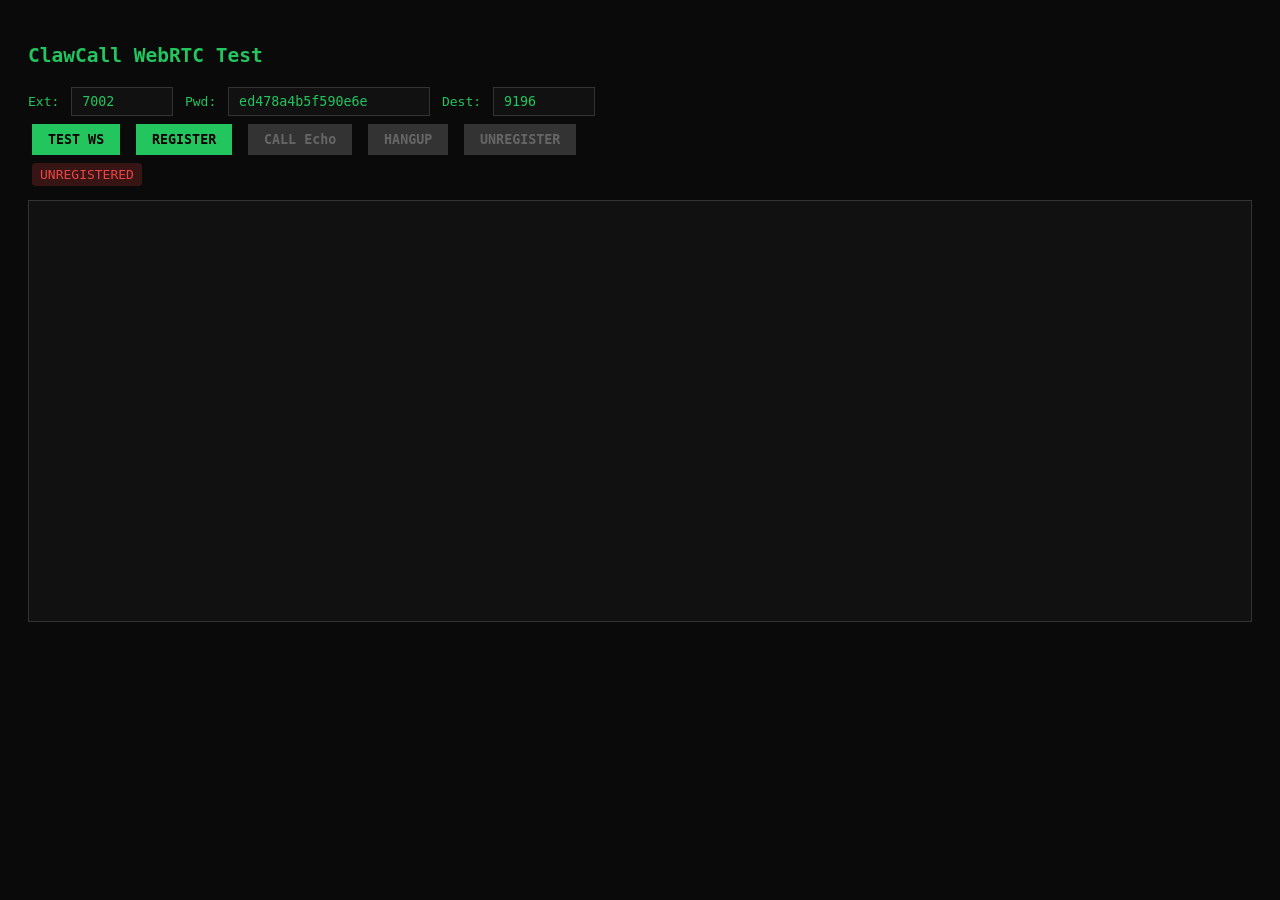
<file: frontend/webrtc-test.html>
<!DOCTYPE html>
<html>
<head><meta charset="utf-8"><title>ClawCall WebRTC Test</title>
<style>
body { background: #0a0a0a; color: #22c55e; font-family: monospace; padding: 20px; }
h2 { color: #22c55e; }
#log { background: #111; border: 1px solid #333; padding: 10px; height: 400px; overflow-y: auto; font-size: 12px; margin: 10px 0; white-space: pre-wrap; }
button { background: #22c55e; color: #000; border: none; padding: 8px 16px; margin: 4px; cursor: pointer; font-family: monospace; font-weight: bold; }
button:disabled { background: #333; color: #666; }
input { background: #111; color: #22c55e; border: 1px solid #333; padding: 6px 10px; font-family: monospace; margin: 4px; }
.status { padding: 4px 8px; border-radius: 4px; display: inline-block; margin: 4px; }
.registered { background: rgba(34,197,94,0.2); color: #22c55e; }
.unregistered { background: rgba(239,68,68,0.2); color: #ef4444; }
</style>
</head>
<body>
<h2>ClawCall WebRTC Test</h2>
<div>
  <label>Ext: <input id="ext" value="7002" style="width:80px"></label>
  <label>Pwd: <input id="pwd" value="ed478a4b5f590e6e" style="width:180px"></label>
  <label>Dest: <input id="dest" value="9196" style="width:80px"></label>
</div>
<div>
  <button id="btnWsTest" onclick="testWs()">TEST WS</button>
  <button id="btnRegister" onclick="doRegister()">REGISTER</button>
  <button id="btnCall" onclick="doCall()" disabled>CALL Echo</button>
  <button id="btnHangup" onclick="doHangup()" disabled>HANGUP</button>
  <button id="btnUnregister" onclick="doUnregister()" disabled>UNREGISTER</button>
</div>
<div id="statusBar" class="status unregistered">UNREGISTERED</div>
<audio id="remoteAudio" autoplay playsinline></audio>
<div id="log"></div>
<script src="sip.min.js"></script>
<script>
var ua = null, session = null;
function log(m) {
  var el = document.getElementById("log");
  el.textContent += "[" + new Date().toLocaleTimeString() + "] " + m + "\n";
  el.scrollTop = el.scrollHeight;
  console.log(m);
}

function testWs() {
  var wsUri = "wss://" + window.location.host + "/ws";
  log("Testing raw WebSocket: " + wsUri);
  try {
    var ws = new WebSocket(wsUri, "sip");
    ws.onopen = function() { log("WS OPEN!"); ws.close(); };
    ws.onerror = function(e) { log("WS ERROR: " + JSON.stringify(e)); };
    ws.onclose = function() { log("WS CLOSED"); };
  } catch(e) {
    log("WS create error: " + e.message);
  }
}

function doRegister() {
  var ext = document.getElementById("ext").value;
  var pwd = document.getElementById("pwd").value;
  var hostname = window.location.hostname;
  var wsUri = "wss://" + window.location.host + "/ws";

  log("SIP version: " + (SIP.version || "unknown"));
  log("Registering " + ext + " via " + wsUri);

  try {
    ua = new SIP.UA({
      uri: ext + "@" + hostname,
      ws_servers: [wsUri],
      authorization_user: ext,
      password: pwd,
      register: true,
      register_expires: 300,
      trace_sip: true,
      sessionDescriptionHandlerFactoryOptions: {
        peerConnectionConfiguration: {
          iceServers: [{ urls: "stun:stun.l.google.com:19302" }]
        }
      },
      hack_ip_in_contact: true,
      hack_wss_in_transport: true,
      no_answer_timeout: 60
    });

    ua.on("connected", function() { log("WS connected"); });
    ua.on("disconnected", function() { log("WS disconnected"); });
    ua.on("registered", function() {
      log("REGISTERED!");
      document.getElementById("statusBar").className = "status registered";
      document.getElementById("statusBar").textContent = "REGISTERED";
      document.getElementById("btnRegister").disabled = true;
      document.getElementById("btnCall").disabled = false;
      document.getElementById("btnUnregister").disabled = false;
    });
    ua.on("unregistered", function() { log("Unregistered"); });
    ua.on("registrationFailed", function(details) {
      log("Reg FAILED: " + (details.cause || JSON.stringify(details)));
    });
    ua.on("invite", function(s) {
      log("Incoming call from " + s.remote_identity.uri.user);
      session = s;
      s.accept({ media: { constraints: { audio: true, video: false } } });
    });

    log("UA started");
  } catch(e) {
    log("ERROR: " + e.message);
  }
}

function doCall() {
  var dest = document.getElementById("dest").value;
  var hostname = window.location.hostname;
  log("Calling " + dest);

  session = ua.invite(dest + "@" + hostname, {
    media: { constraints: { audio: true, video: false } }
  });

  session.on("accepted", function() { log("Accepted"); });
  session.on("confirmed", function() {
    log("Confirmed - audio should play");
    document.getElementById("btnHangup").disabled = false;
    document.getElementById("btnCall").disabled = true;
  });
  session.on("terminated", function() {
    log("Terminated");
    document.getElementById("btnHangup").disabled = true;
    document.getElementById("btnCall").disabled = false;
    session = null;
  });
  session.on("failed", function(details) {
    log("Failed: " + (details.cause || "unknown"));
    document.getElementById("btnHangup").disabled = true;
    document.getElementById("btnCall").disabled = false;
    session = null;
  });
}

function doHangup() {
  if (session) { log("Hanging up"); session.bye(); }
}

function doUnregister() {
  if (ua) { ua.stop(); ua = null; log("Stopped");
    document.getElementById("statusBar").className = "status unregistered";
    document.getElementById("statusBar").textContent = "UNREGISTERED";
    document.getElementById("btnRegister").disabled = false;
    document.getElementById("btnCall").disabled = true;
    document.getElementById("btnUnregister").disabled = true;
  }
}
</script>
</body>
</html>
</file>
